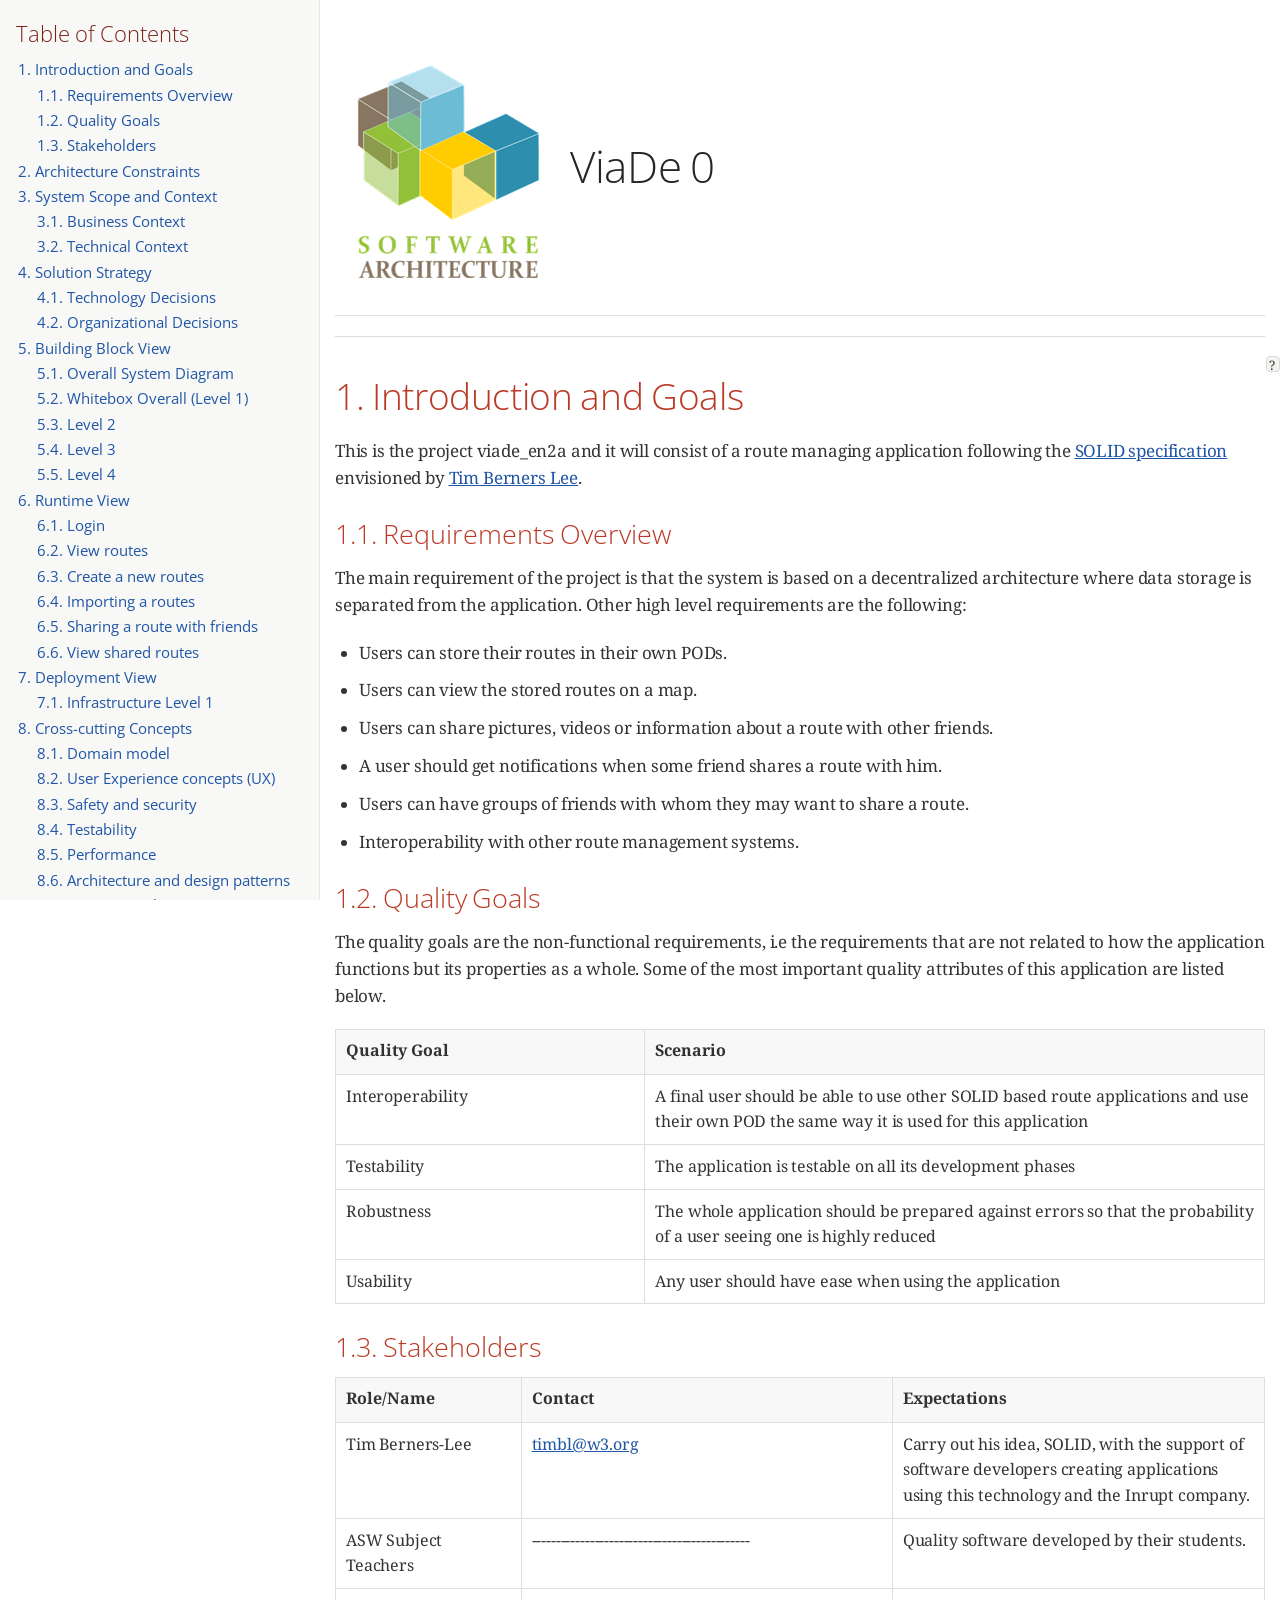
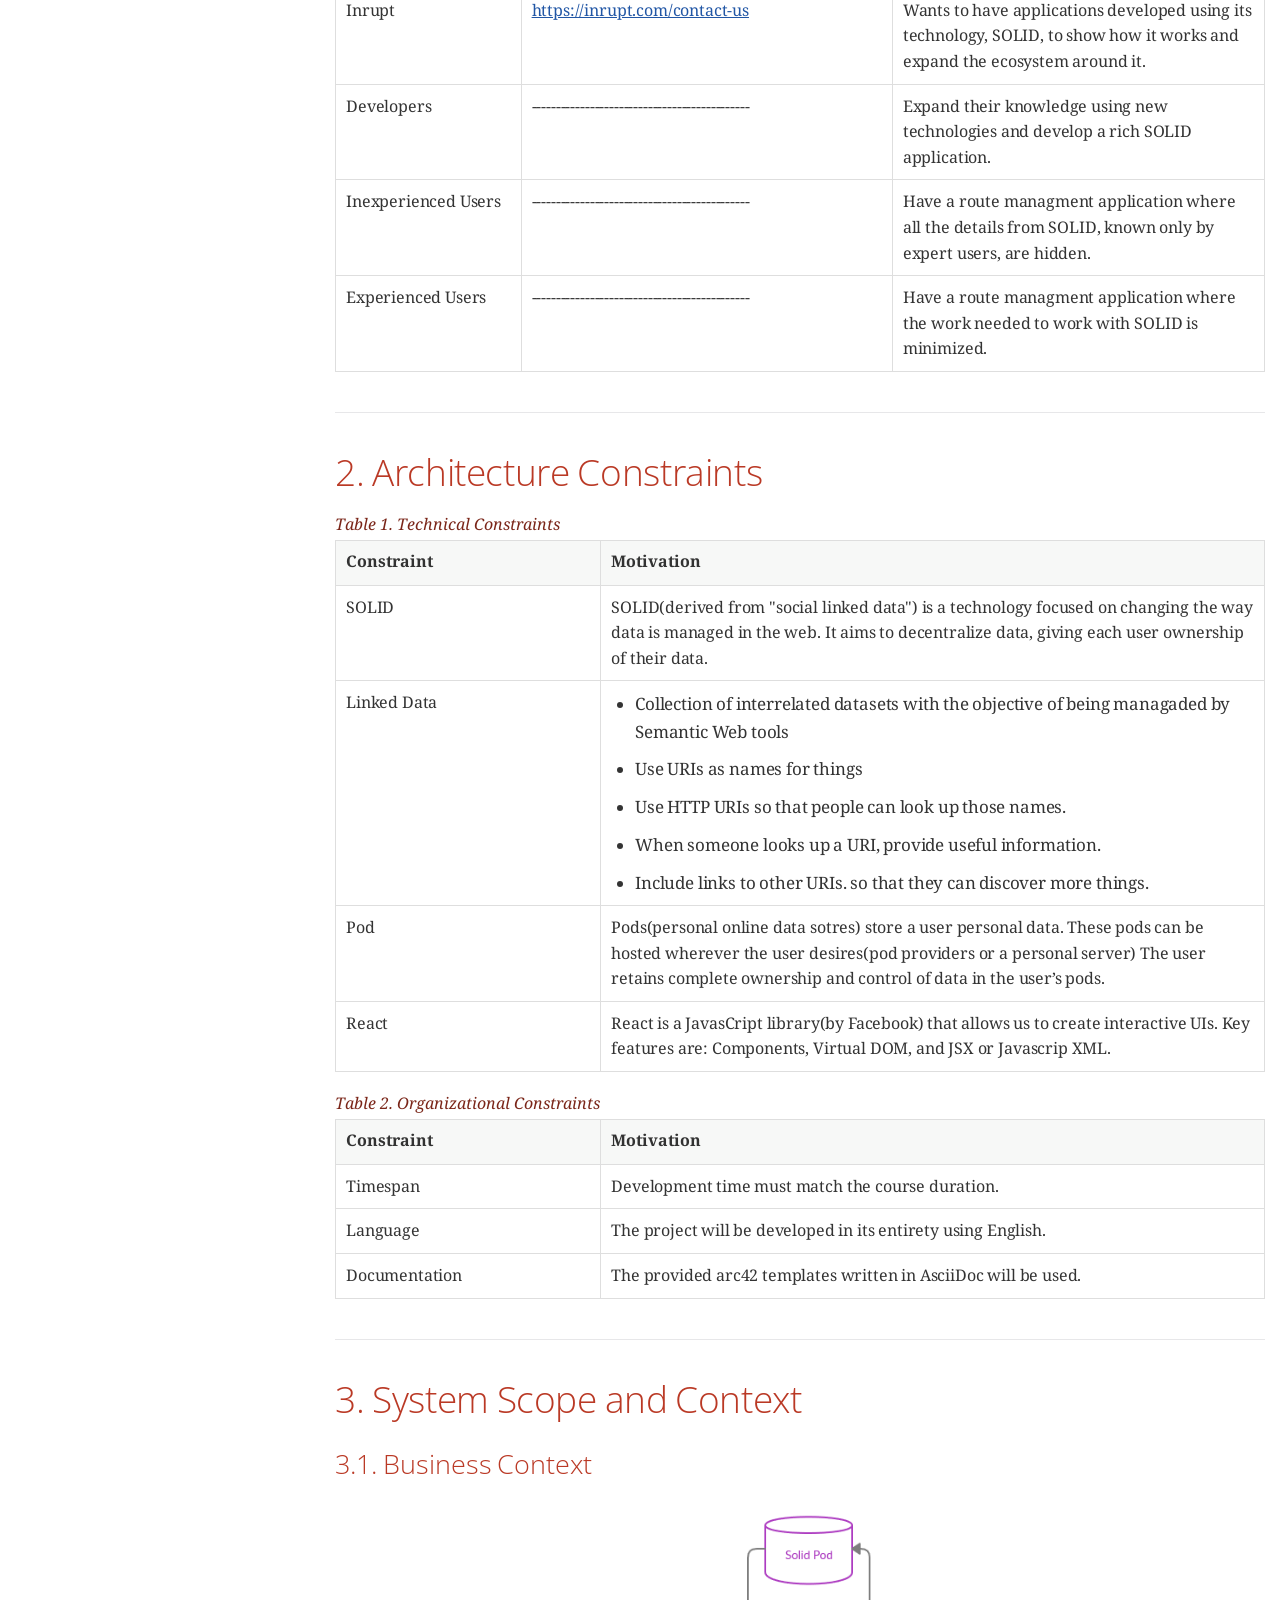
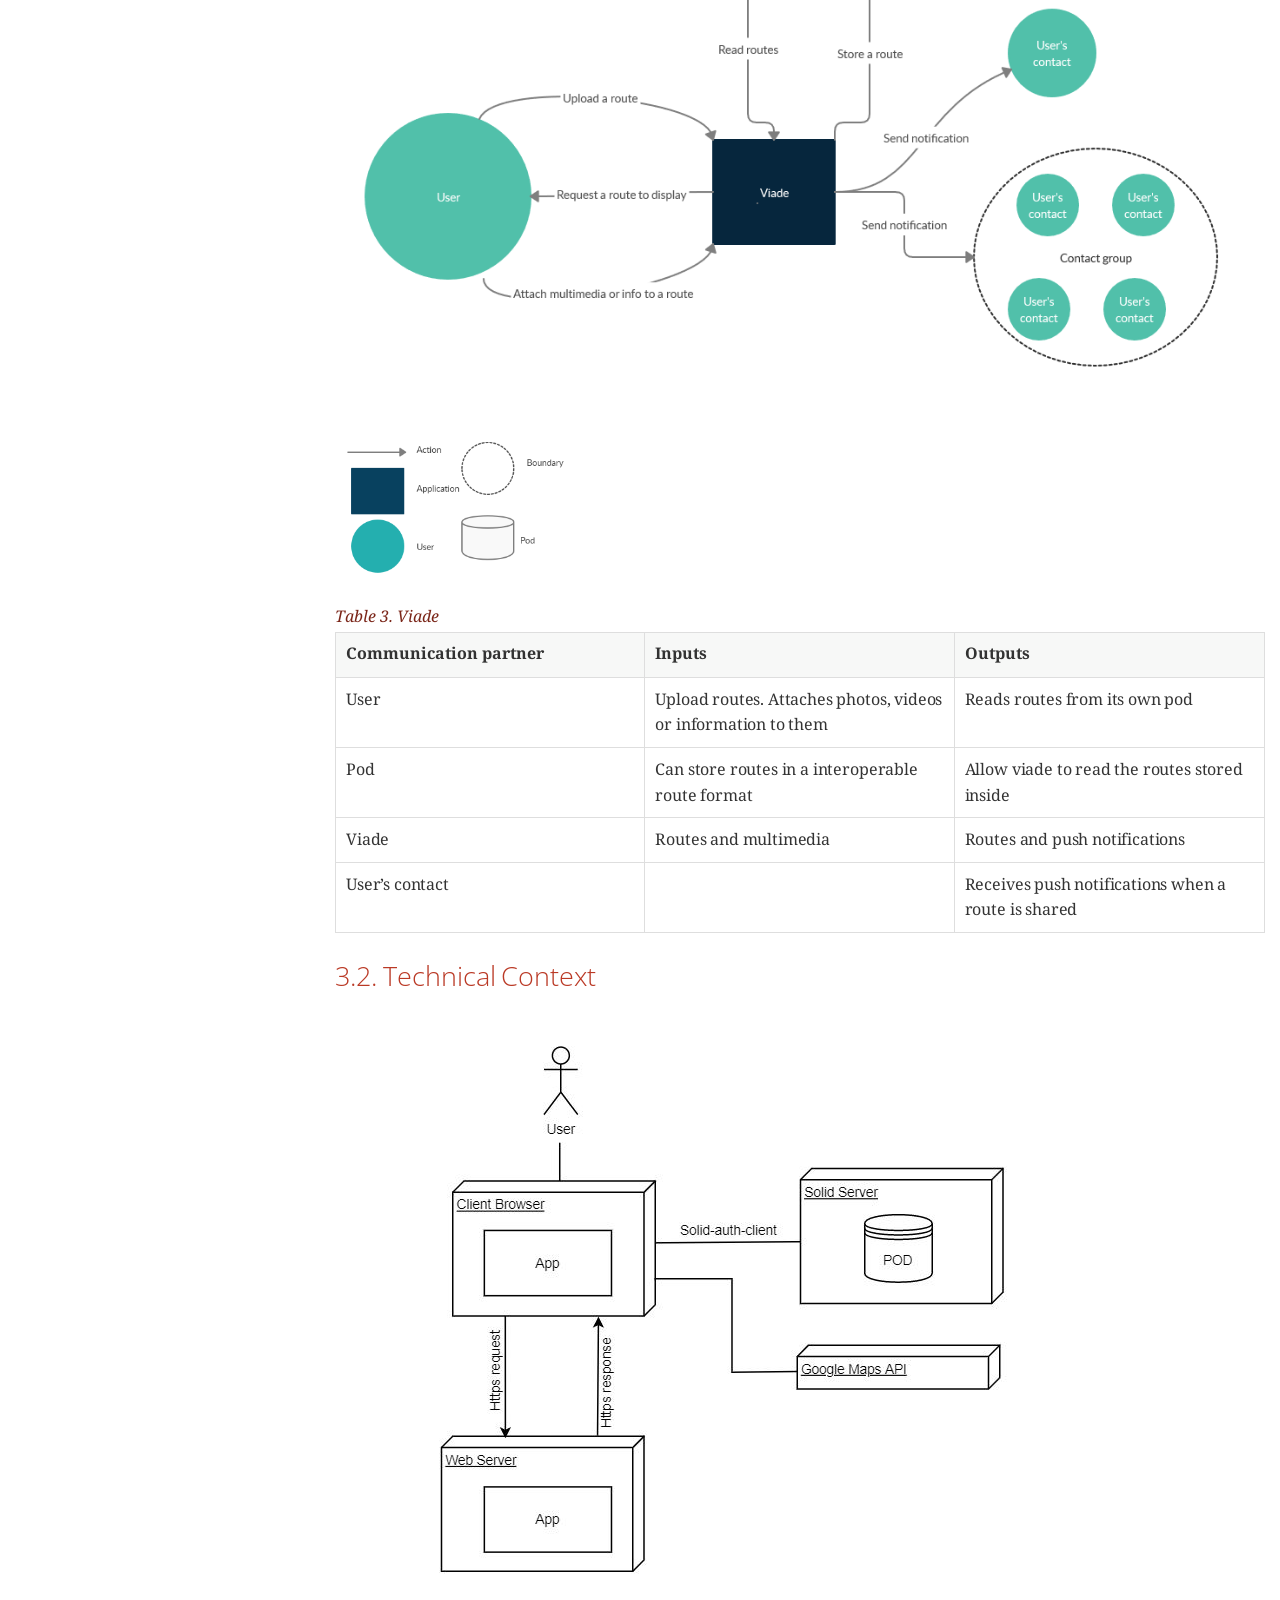
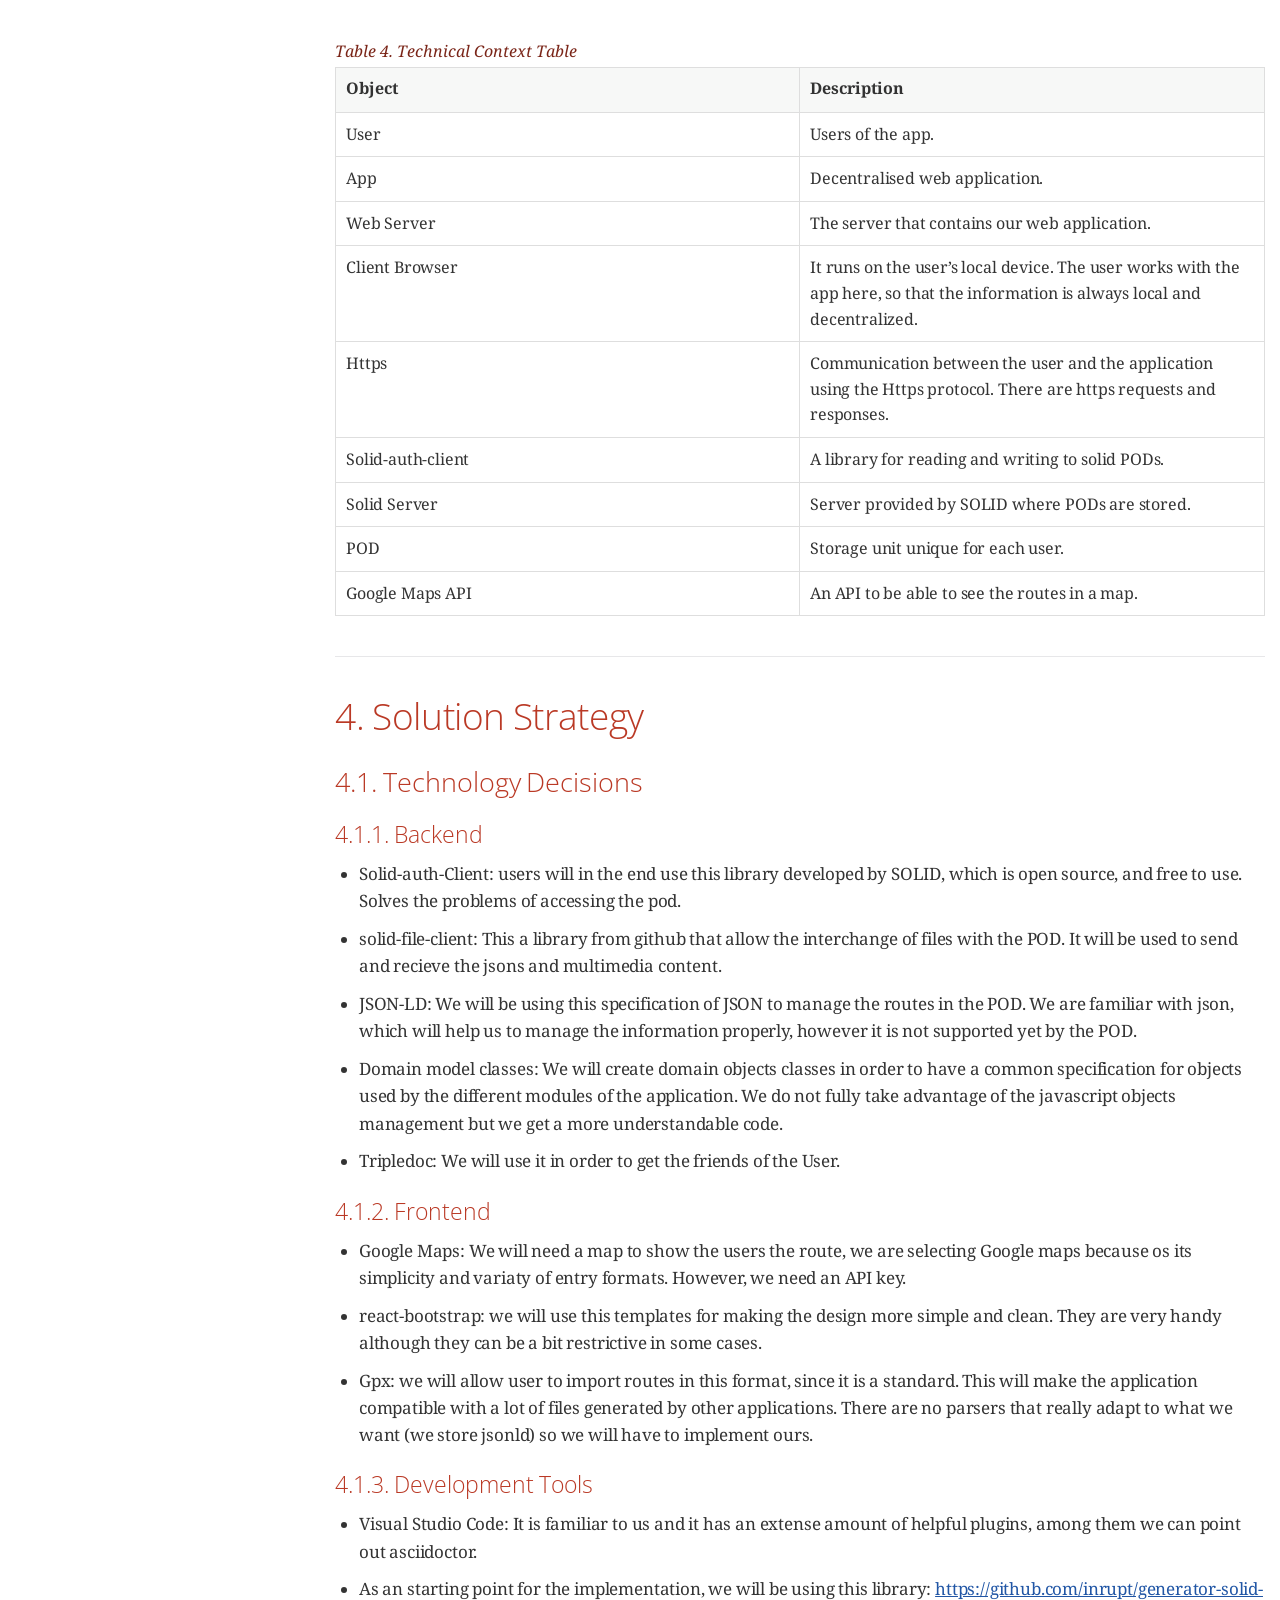
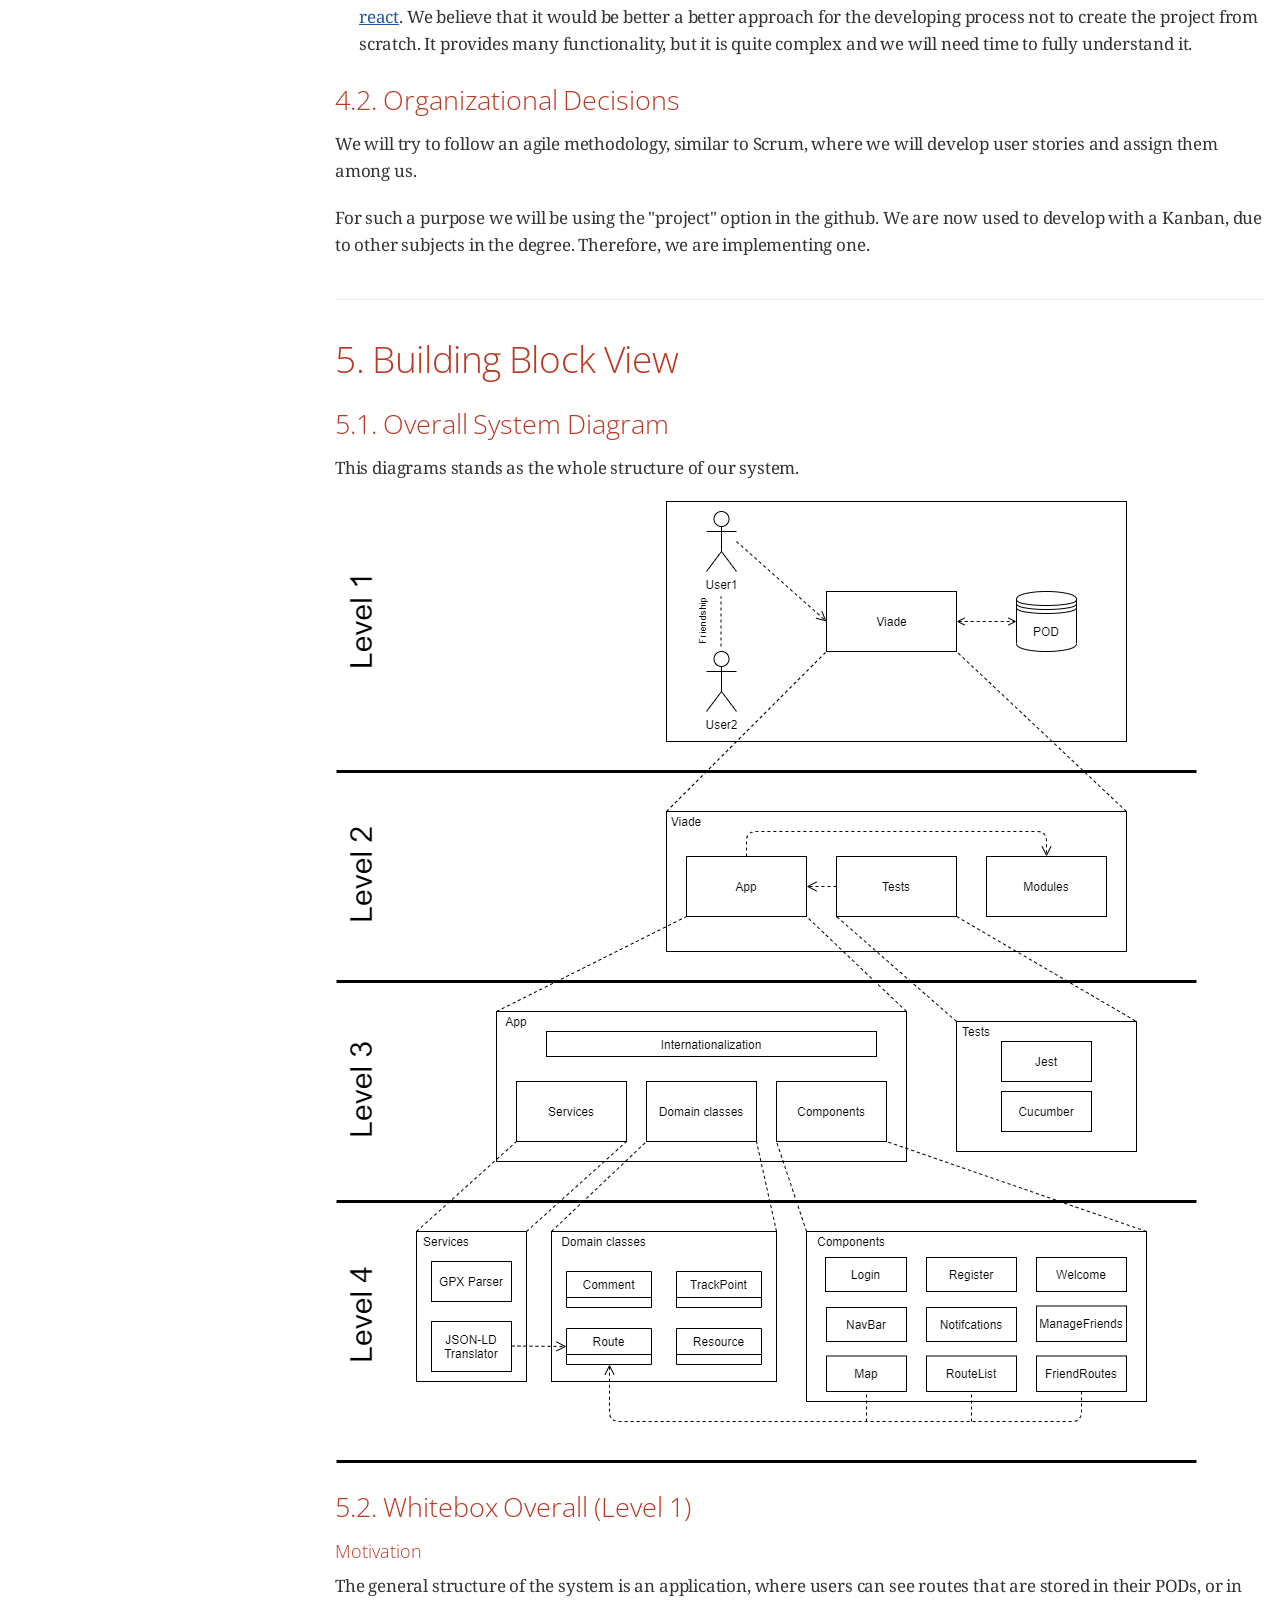
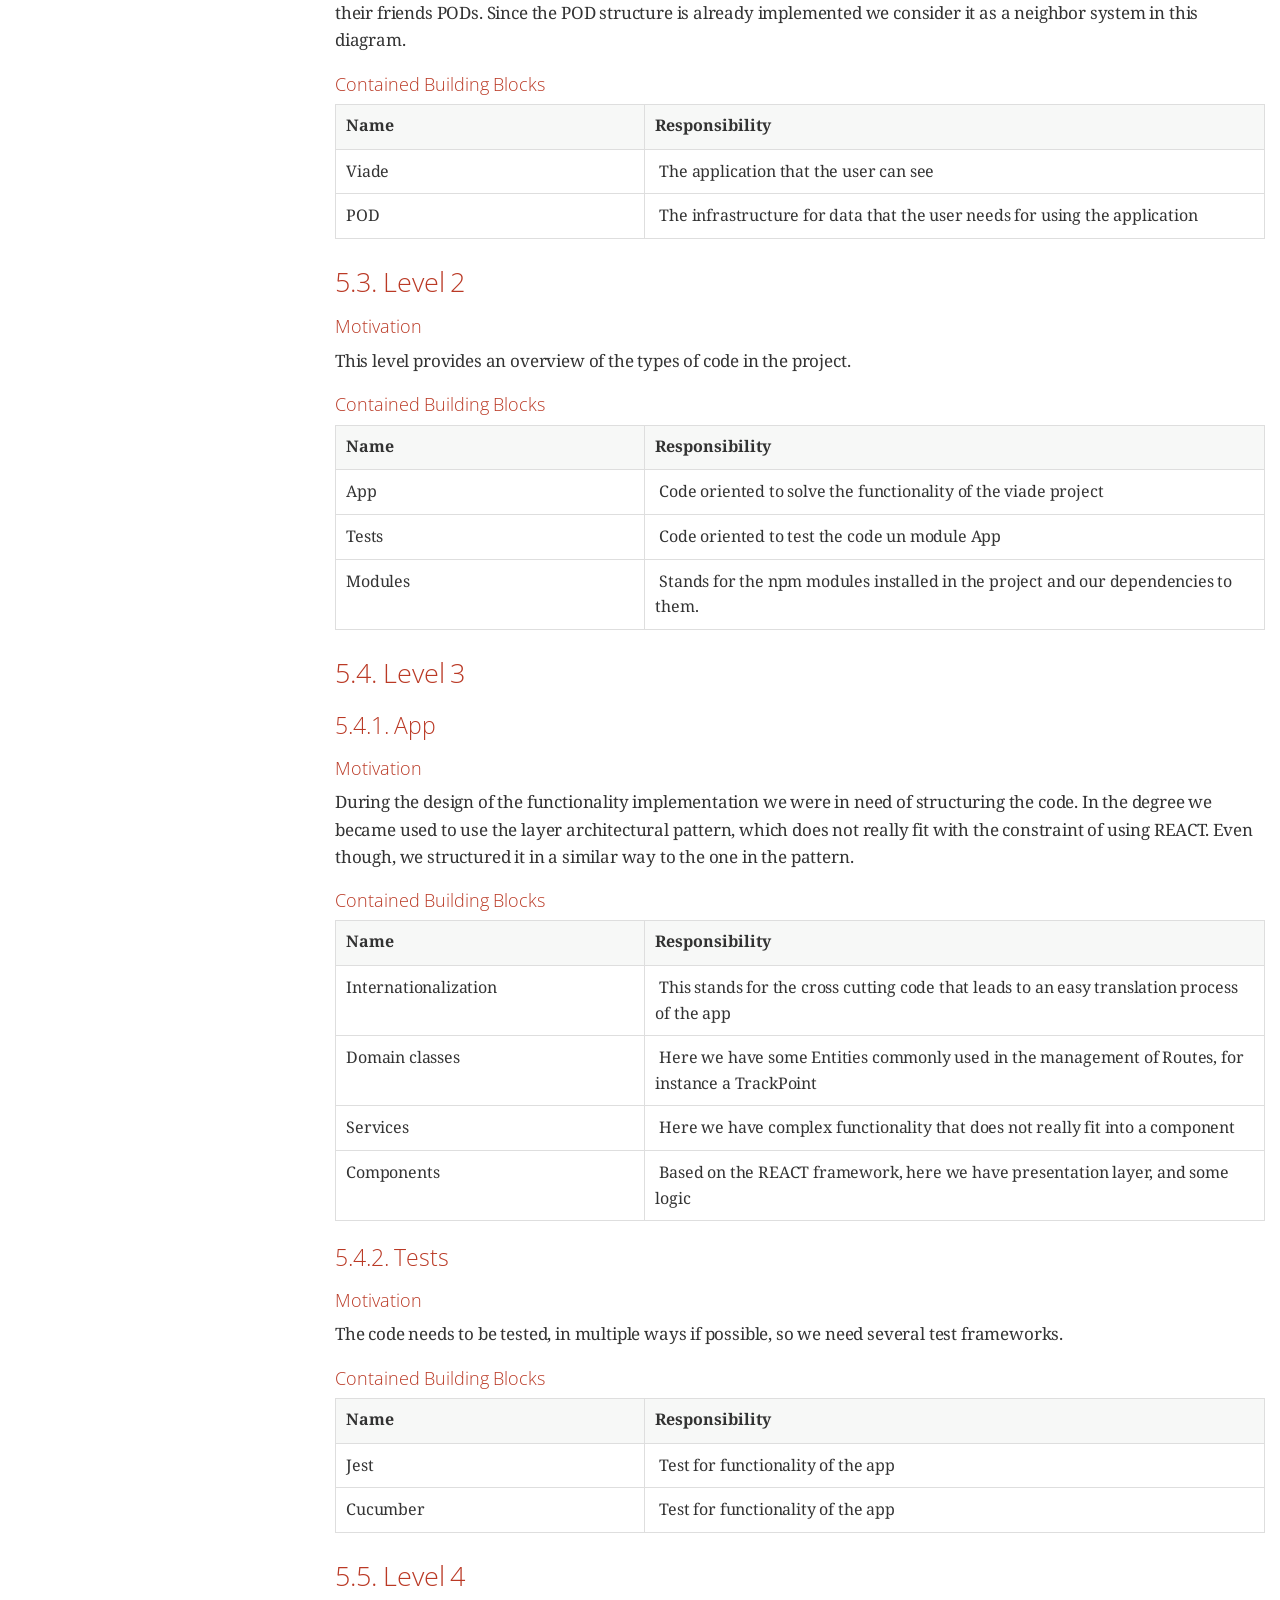
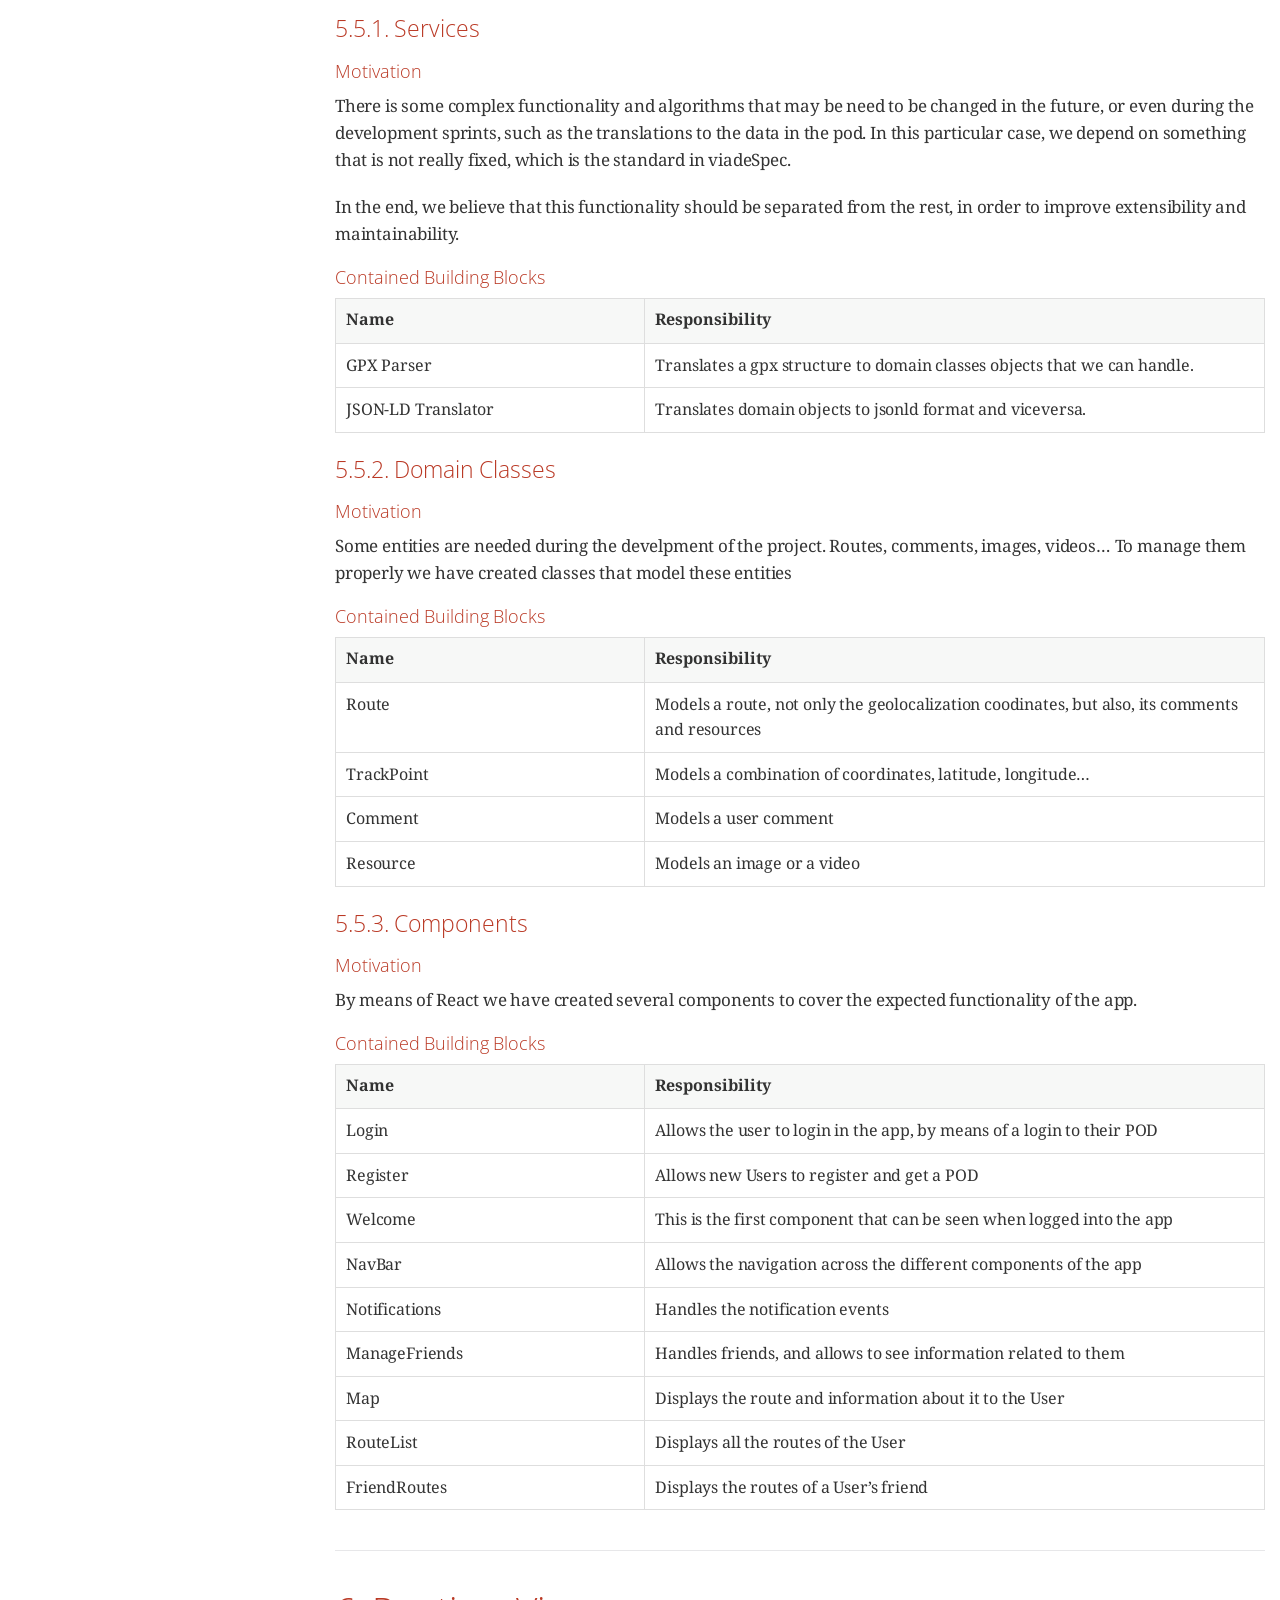
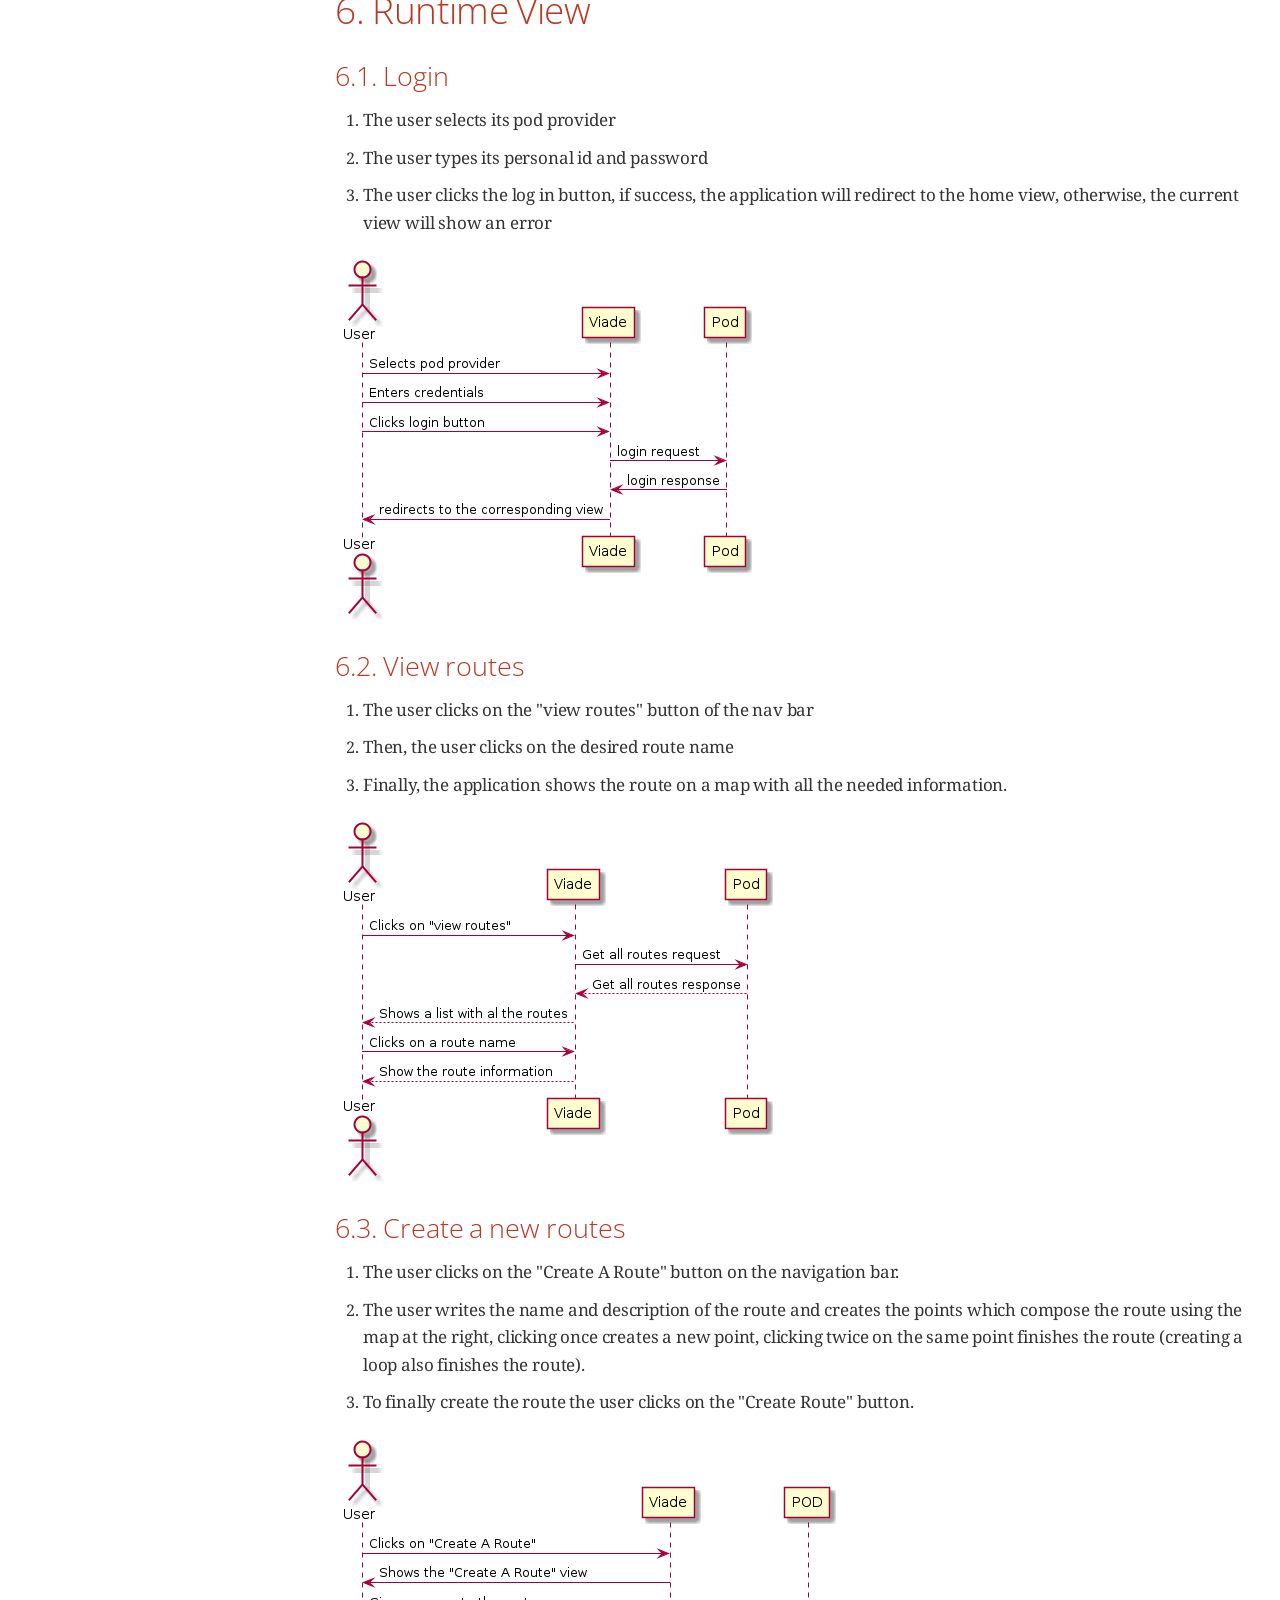
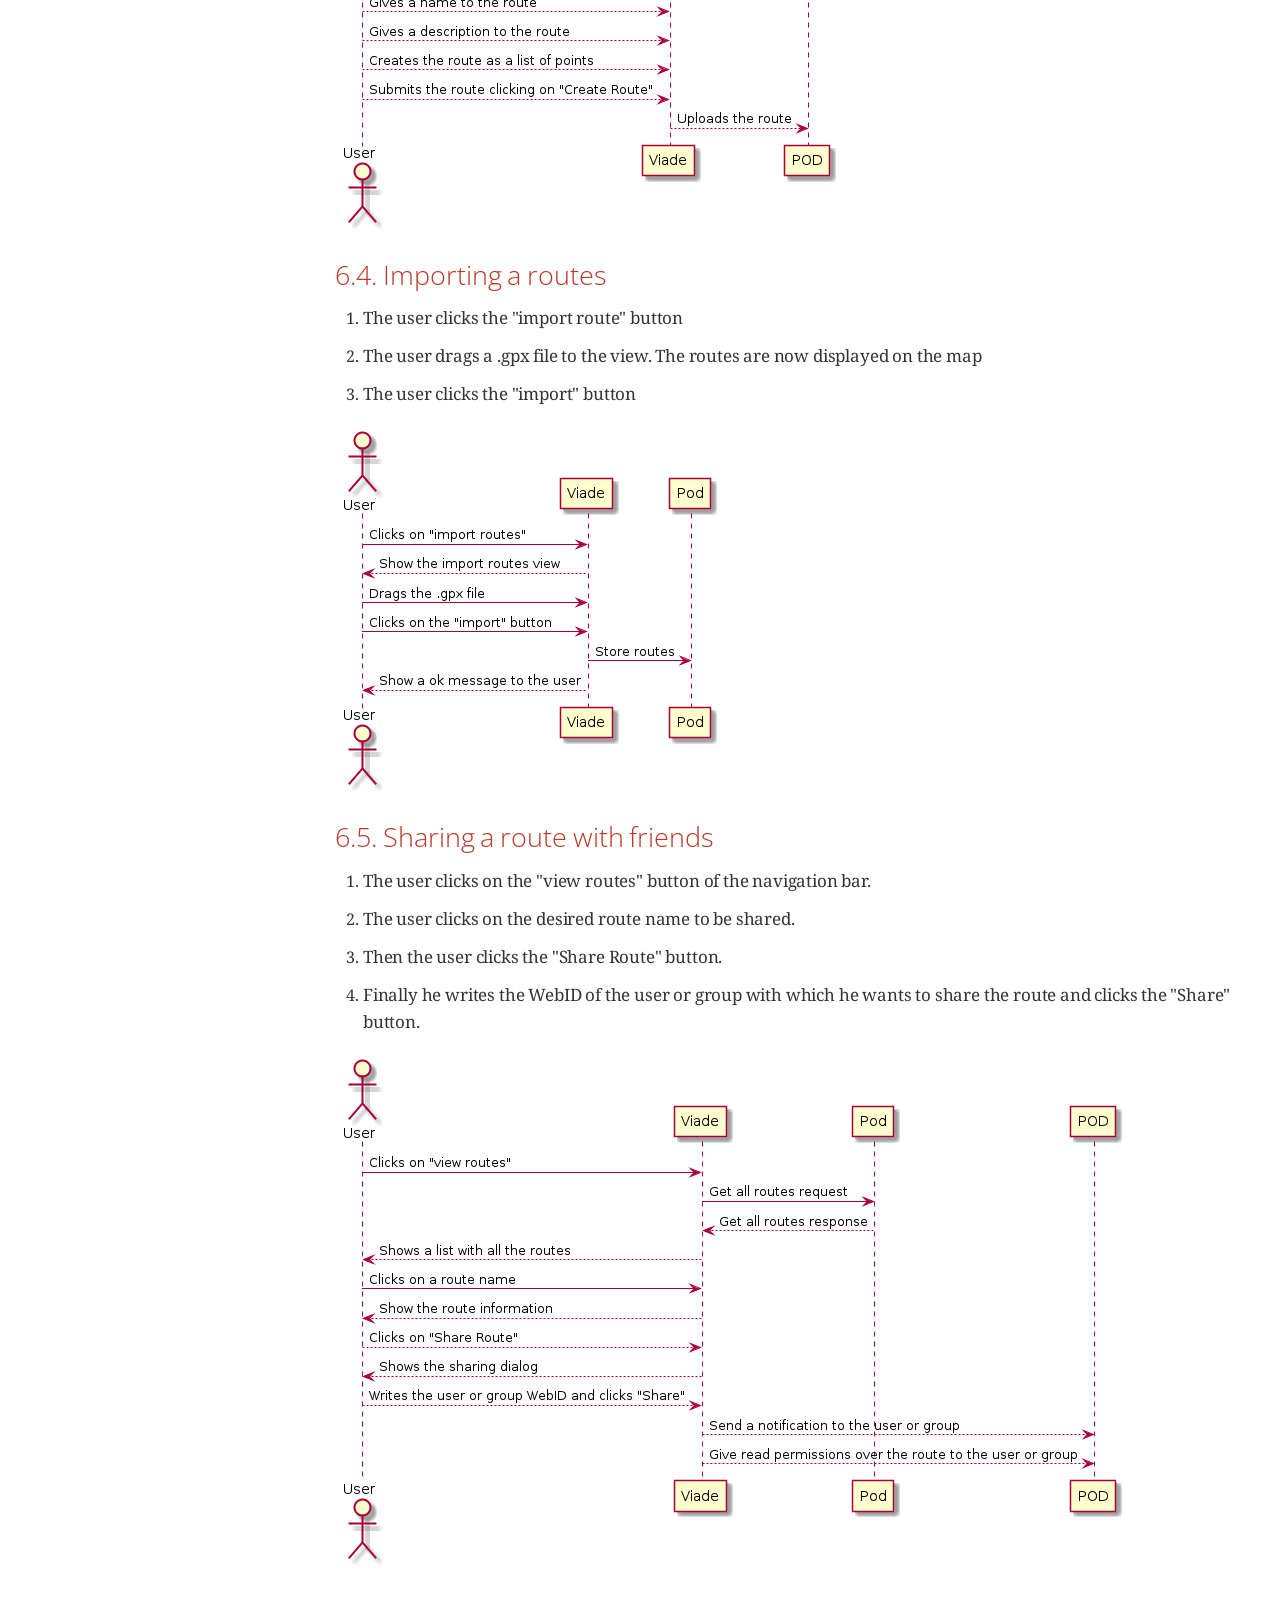
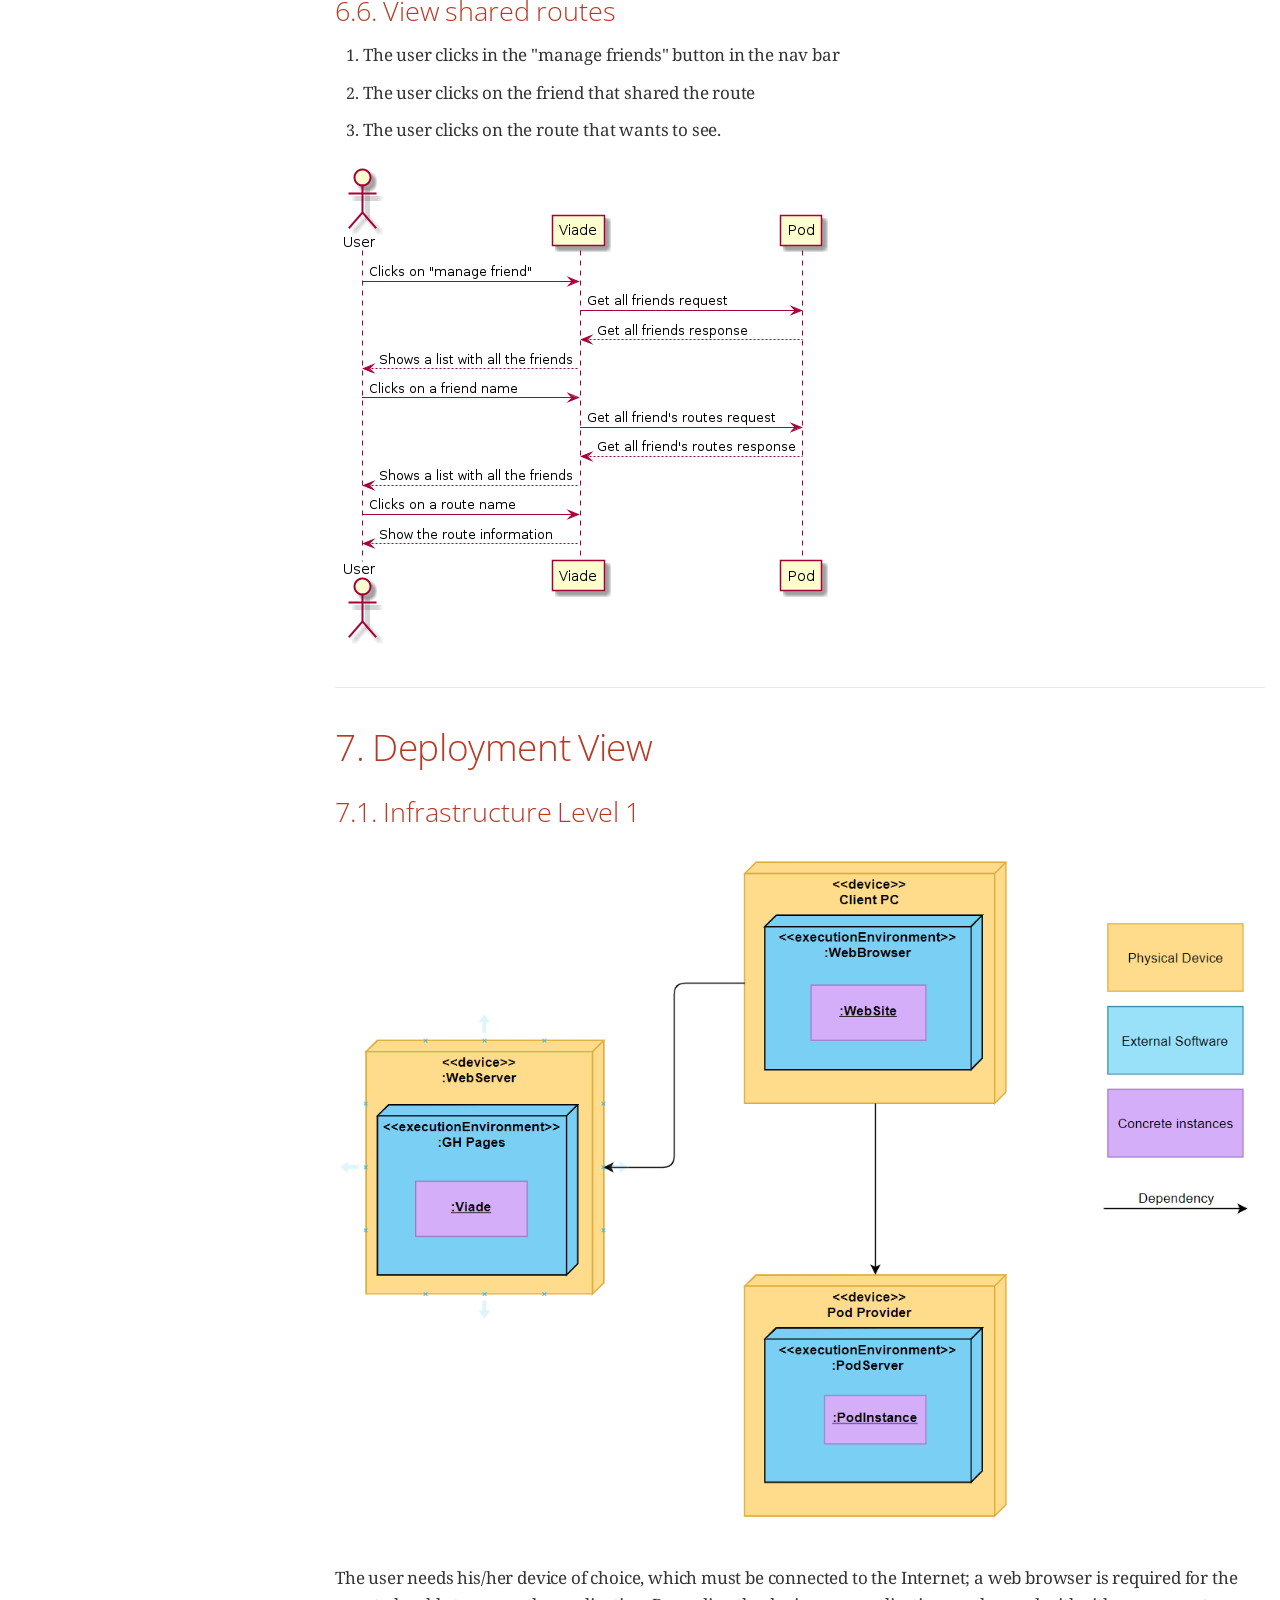
<file: docs/index.html>
<!DOCTYPE html>
<html lang="en">
<head>
<meta charset="UTF-8">
<meta http-equiv="X-UA-Compatible" content="IE=edge">
<meta name="viewport" content="width=device-width, initial-scale=1.0">
<meta name="generator" content="Asciidoctor 2.0.10">
<title>ViaDe 0</title>
<link rel="stylesheet" href="https://fonts.googleapis.com/css?family=Open+Sans:300,300italic,400,400italic,600,600italic%7CNoto+Serif:400,400italic,700,700italic%7CDroid+Sans+Mono:400,700">
<style>
/* Asciidoctor default stylesheet | MIT License | https://asciidoctor.org */
/* Uncomment @import statement to use as custom stylesheet */
/*@import "https://fonts.googleapis.com/css?family=Open+Sans:300,300italic,400,400italic,600,600italic%7CNoto+Serif:400,400italic,700,700italic%7CDroid+Sans+Mono:400,700";*/
article,aside,details,figcaption,figure,footer,header,hgroup,main,nav,section{display:block}
audio,video{display:inline-block}
audio:not([controls]){display:none;height:0}
html{font-family:sans-serif;-ms-text-size-adjust:100%;-webkit-text-size-adjust:100%}
a{background:none}
a:focus{outline:thin dotted}
a:active,a:hover{outline:0}
h1{font-size:2em;margin:.67em 0}
abbr[title]{border-bottom:1px dotted}
b,strong{font-weight:bold}
dfn{font-style:italic}
hr{-moz-box-sizing:content-box;box-sizing:content-box;height:0}
mark{background:#ff0;color:#000}
code,kbd,pre,samp{font-family:monospace;font-size:1em}
pre{white-space:pre-wrap}
q{quotes:"\201C" "\201D" "\2018" "\2019"}
small{font-size:80%}
sub,sup{font-size:75%;line-height:0;position:relative;vertical-align:baseline}
sup{top:-.5em}
sub{bottom:-.25em}
img{border:0}
svg:not(:root){overflow:hidden}
figure{margin:0}
fieldset{border:1px solid silver;margin:0 2px;padding:.35em .625em .75em}
legend{border:0;padding:0}
button,input,select,textarea{font-family:inherit;font-size:100%;margin:0}
button,input{line-height:normal}
button,select{text-transform:none}
button,html input[type="button"],input[type="reset"],input[type="submit"]{-webkit-appearance:button;cursor:pointer}
button[disabled],html input[disabled]{cursor:default}
input[type="checkbox"],input[type="radio"]{box-sizing:border-box;padding:0}
button::-moz-focus-inner,input::-moz-focus-inner{border:0;padding:0}
textarea{overflow:auto;vertical-align:top}
table{border-collapse:collapse;border-spacing:0}
*,*::before,*::after{-moz-box-sizing:border-box;-webkit-box-sizing:border-box;box-sizing:border-box}
html,body{font-size:100%}
body{background:#fff;color:rgba(0,0,0,.8);padding:0;margin:0;font-family:"Noto Serif","DejaVu Serif",serif;font-weight:400;font-style:normal;line-height:1;position:relative;cursor:auto;tab-size:4;-moz-osx-font-smoothing:grayscale;-webkit-font-smoothing:antialiased}
a:hover{cursor:pointer}
img,object,embed{max-width:100%;height:auto}
object,embed{height:100%}
img{-ms-interpolation-mode:bicubic}
.left{float:left!important}
.right{float:right!important}
.text-left{text-align:left!important}
.text-right{text-align:right!important}
.text-center{text-align:center!important}
.text-justify{text-align:justify!important}
.hide{display:none}
img,object,svg{display:inline-block;vertical-align:middle}
textarea{height:auto;min-height:50px}
select{width:100%}
.center{margin-left:auto;margin-right:auto}
.stretch{width:100%}
.subheader,.admonitionblock td.content>.title,.audioblock>.title,.exampleblock>.title,.imageblock>.title,.listingblock>.title,.literalblock>.title,.stemblock>.title,.openblock>.title,.paragraph>.title,.quoteblock>.title,table.tableblock>.title,.verseblock>.title,.videoblock>.title,.dlist>.title,.olist>.title,.ulist>.title,.qlist>.title,.hdlist>.title{line-height:1.45;color:#7a2518;font-weight:400;margin-top:0;margin-bottom:.25em}
div,dl,dt,dd,ul,ol,li,h1,h2,h3,#toctitle,.sidebarblock>.content>.title,h4,h5,h6,pre,form,p,blockquote,th,td{margin:0;padding:0;direction:ltr}
a{color:#2156a5;text-decoration:underline;line-height:inherit}
a:hover,a:focus{color:#1d4b8f}
a img{border:0}
p{font-family:inherit;font-weight:400;font-size:1em;line-height:1.6;margin-bottom:1.25em;text-rendering:optimizeLegibility}
p aside{font-size:.875em;line-height:1.35;font-style:italic}
h1,h2,h3,#toctitle,.sidebarblock>.content>.title,h4,h5,h6{font-family:"Open Sans","DejaVu Sans",sans-serif;font-weight:300;font-style:normal;color:#ba3925;text-rendering:optimizeLegibility;margin-top:1em;margin-bottom:.5em;line-height:1.0125em}
h1 small,h2 small,h3 small,#toctitle small,.sidebarblock>.content>.title small,h4 small,h5 small,h6 small{font-size:60%;color:#e99b8f;line-height:0}
h1{font-size:2.125em}
h2{font-size:1.6875em}
h3,#toctitle,.sidebarblock>.content>.title{font-size:1.375em}
h4,h5{font-size:1.125em}
h6{font-size:1em}
hr{border:solid #dddddf;border-width:1px 0 0;clear:both;margin:1.25em 0 1.1875em;height:0}
em,i{font-style:italic;line-height:inherit}
strong,b{font-weight:bold;line-height:inherit}
small{font-size:60%;line-height:inherit}
code{font-family:"Droid Sans Mono","DejaVu Sans Mono",monospace;font-weight:400;color:rgba(0,0,0,.9)}
ul,ol,dl{font-size:1em;line-height:1.6;margin-bottom:1.25em;list-style-position:outside;font-family:inherit}
ul,ol{margin-left:1.5em}
ul li ul,ul li ol{margin-left:1.25em;margin-bottom:0;font-size:1em}
ul.square li ul,ul.circle li ul,ul.disc li ul{list-style:inherit}
ul.square{list-style-type:square}
ul.circle{list-style-type:circle}
ul.disc{list-style-type:disc}
ol li ul,ol li ol{margin-left:1.25em;margin-bottom:0}
dl dt{margin-bottom:.3125em;font-weight:bold}
dl dd{margin-bottom:1.25em}
abbr,acronym{text-transform:uppercase;font-size:90%;color:rgba(0,0,0,.8);border-bottom:1px dotted #ddd;cursor:help}
abbr{text-transform:none}
blockquote{margin:0 0 1.25em;padding:.5625em 1.25em 0 1.1875em;border-left:1px solid #ddd}
blockquote cite{display:block;font-size:.9375em;color:rgba(0,0,0,.6)}
blockquote cite::before{content:"\2014 \0020"}
blockquote cite a,blockquote cite a:visited{color:rgba(0,0,0,.6)}
blockquote,blockquote p{line-height:1.6;color:rgba(0,0,0,.85)}
@media screen and (min-width:768px){h1,h2,h3,#toctitle,.sidebarblock>.content>.title,h4,h5,h6{line-height:1.2}
h1{font-size:2.75em}
h2{font-size:2.3125em}
h3,#toctitle,.sidebarblock>.content>.title{font-size:1.6875em}
h4{font-size:1.4375em}}
table{background:#fff;margin-bottom:1.25em;border:solid 1px #dedede}
table thead,table tfoot{background:#f7f8f7}
table thead tr th,table thead tr td,table tfoot tr th,table tfoot tr td{padding:.5em .625em .625em;font-size:inherit;color:rgba(0,0,0,.8);text-align:left}
table tr th,table tr td{padding:.5625em .625em;font-size:inherit;color:rgba(0,0,0,.8)}
table tr.even,table tr.alt{background:#f8f8f7}
table thead tr th,table tfoot tr th,table tbody tr td,table tr td,table tfoot tr td{display:table-cell;line-height:1.6}
h1,h2,h3,#toctitle,.sidebarblock>.content>.title,h4,h5,h6{line-height:1.2;word-spacing:-.05em}
h1 strong,h2 strong,h3 strong,#toctitle strong,.sidebarblock>.content>.title strong,h4 strong,h5 strong,h6 strong{font-weight:400}
.clearfix::before,.clearfix::after,.float-group::before,.float-group::after{content:" ";display:table}
.clearfix::after,.float-group::after{clear:both}
:not(pre):not([class^=L])>code{font-size:.9375em;font-style:normal!important;letter-spacing:0;padding:.1em .5ex;word-spacing:-.15em;background:#f7f7f8;-webkit-border-radius:4px;border-radius:4px;line-height:1.45;text-rendering:optimizeSpeed;word-wrap:break-word}
:not(pre)>code.nobreak{word-wrap:normal}
:not(pre)>code.nowrap{white-space:nowrap}
pre{color:rgba(0,0,0,.9);font-family:"Droid Sans Mono","DejaVu Sans Mono",monospace;line-height:1.45;text-rendering:optimizeSpeed}
pre code,pre pre{color:inherit;font-size:inherit;line-height:inherit}
pre>code{display:block}
pre.nowrap,pre.nowrap pre{white-space:pre;word-wrap:normal}
em em{font-style:normal}
strong strong{font-weight:400}
.keyseq{color:rgba(51,51,51,.8)}
kbd{font-family:"Droid Sans Mono","DejaVu Sans Mono",monospace;display:inline-block;color:rgba(0,0,0,.8);font-size:.65em;line-height:1.45;background:#f7f7f7;border:1px solid #ccc;-webkit-border-radius:3px;border-radius:3px;-webkit-box-shadow:0 1px 0 rgba(0,0,0,.2),0 0 0 .1em white inset;box-shadow:0 1px 0 rgba(0,0,0,.2),0 0 0 .1em #fff inset;margin:0 .15em;padding:.2em .5em;vertical-align:middle;position:relative;top:-.1em;white-space:nowrap}
.keyseq kbd:first-child{margin-left:0}
.keyseq kbd:last-child{margin-right:0}
.menuseq,.menuref{color:#000}
.menuseq b:not(.caret),.menuref{font-weight:inherit}
.menuseq{word-spacing:-.02em}
.menuseq b.caret{font-size:1.25em;line-height:.8}
.menuseq i.caret{font-weight:bold;text-align:center;width:.45em}
b.button::before,b.button::after{position:relative;top:-1px;font-weight:400}
b.button::before{content:"[";padding:0 3px 0 2px}
b.button::after{content:"]";padding:0 2px 0 3px}
p a>code:hover{color:rgba(0,0,0,.9)}
#header,#content,#footnotes,#footer{width:100%;margin-left:auto;margin-right:auto;margin-top:0;margin-bottom:0;max-width:62.5em;*zoom:1;position:relative;padding-left:.9375em;padding-right:.9375em}
#header::before,#header::after,#content::before,#content::after,#footnotes::before,#footnotes::after,#footer::before,#footer::after{content:" ";display:table}
#header::after,#content::after,#footnotes::after,#footer::after{clear:both}
#content{margin-top:1.25em}
#content::before{content:none}
#header>h1:first-child{color:rgba(0,0,0,.85);margin-top:2.25rem;margin-bottom:0}
#header>h1:first-child+#toc{margin-top:8px;border-top:1px solid #dddddf}
#header>h1:only-child,body.toc2 #header>h1:nth-last-child(2){border-bottom:1px solid #dddddf;padding-bottom:8px}
#header .details{border-bottom:1px solid #dddddf;line-height:1.45;padding-top:.25em;padding-bottom:.25em;padding-left:.25em;color:rgba(0,0,0,.6);display:-ms-flexbox;display:-webkit-flex;display:flex;-ms-flex-flow:row wrap;-webkit-flex-flow:row wrap;flex-flow:row wrap}
#header .details span:first-child{margin-left:-.125em}
#header .details span.email a{color:rgba(0,0,0,.85)}
#header .details br{display:none}
#header .details br+span::before{content:"\00a0\2013\00a0"}
#header .details br+span.author::before{content:"\00a0\22c5\00a0";color:rgba(0,0,0,.85)}
#header .details br+span#revremark::before{content:"\00a0|\00a0"}
#header #revnumber{text-transform:capitalize}
#header #revnumber::after{content:"\00a0"}
#content>h1:first-child:not([class]){color:rgba(0,0,0,.85);border-bottom:1px solid #dddddf;padding-bottom:8px;margin-top:0;padding-top:1rem;margin-bottom:1.25rem}
#toc{border-bottom:1px solid #e7e7e9;padding-bottom:.5em}
#toc>ul{margin-left:.125em}
#toc ul.sectlevel0>li>a{font-style:italic}
#toc ul.sectlevel0 ul.sectlevel1{margin:.5em 0}
#toc ul{font-family:"Open Sans","DejaVu Sans",sans-serif;list-style-type:none}
#toc li{line-height:1.3334;margin-top:.3334em}
#toc a{text-decoration:none}
#toc a:active{text-decoration:underline}
#toctitle{color:#7a2518;font-size:1.2em}
@media screen and (min-width:768px){#toctitle{font-size:1.375em}
body.toc2{padding-left:15em;padding-right:0}
#toc.toc2{margin-top:0!important;background:#f8f8f7;position:fixed;width:15em;left:0;top:0;border-right:1px solid #e7e7e9;border-top-width:0!important;border-bottom-width:0!important;z-index:1000;padding:1.25em 1em;height:100%;overflow:auto}
#toc.toc2 #toctitle{margin-top:0;margin-bottom:.8rem;font-size:1.2em}
#toc.toc2>ul{font-size:.9em;margin-bottom:0}
#toc.toc2 ul ul{margin-left:0;padding-left:1em}
#toc.toc2 ul.sectlevel0 ul.sectlevel1{padding-left:0;margin-top:.5em;margin-bottom:.5em}
body.toc2.toc-right{padding-left:0;padding-right:15em}
body.toc2.toc-right #toc.toc2{border-right-width:0;border-left:1px solid #e7e7e9;left:auto;right:0}}
@media screen and (min-width:1280px){body.toc2{padding-left:20em;padding-right:0}
#toc.toc2{width:20em}
#toc.toc2 #toctitle{font-size:1.375em}
#toc.toc2>ul{font-size:.95em}
#toc.toc2 ul ul{padding-left:1.25em}
body.toc2.toc-right{padding-left:0;padding-right:20em}}
#content #toc{border-style:solid;border-width:1px;border-color:#e0e0dc;margin-bottom:1.25em;padding:1.25em;background:#f8f8f7;-webkit-border-radius:4px;border-radius:4px}
#content #toc>:first-child{margin-top:0}
#content #toc>:last-child{margin-bottom:0}
#footer{max-width:100%;background:rgba(0,0,0,.8);padding:1.25em}
#footer-text{color:rgba(255,255,255,.8);line-height:1.44}
#content{margin-bottom:.625em}
.sect1{padding-bottom:.625em}
@media screen and (min-width:768px){#content{margin-bottom:1.25em}
.sect1{padding-bottom:1.25em}}
.sect1:last-child{padding-bottom:0}
.sect1+.sect1{border-top:1px solid #e7e7e9}
#content h1>a.anchor,h2>a.anchor,h3>a.anchor,#toctitle>a.anchor,.sidebarblock>.content>.title>a.anchor,h4>a.anchor,h5>a.anchor,h6>a.anchor{position:absolute;z-index:1001;width:1.5ex;margin-left:-1.5ex;display:block;text-decoration:none!important;visibility:hidden;text-align:center;font-weight:400}
#content h1>a.anchor::before,h2>a.anchor::before,h3>a.anchor::before,#toctitle>a.anchor::before,.sidebarblock>.content>.title>a.anchor::before,h4>a.anchor::before,h5>a.anchor::before,h6>a.anchor::before{content:"\00A7";font-size:.85em;display:block;padding-top:.1em}
#content h1:hover>a.anchor,#content h1>a.anchor:hover,h2:hover>a.anchor,h2>a.anchor:hover,h3:hover>a.anchor,#toctitle:hover>a.anchor,.sidebarblock>.content>.title:hover>a.anchor,h3>a.anchor:hover,#toctitle>a.anchor:hover,.sidebarblock>.content>.title>a.anchor:hover,h4:hover>a.anchor,h4>a.anchor:hover,h5:hover>a.anchor,h5>a.anchor:hover,h6:hover>a.anchor,h6>a.anchor:hover{visibility:visible}
#content h1>a.link,h2>a.link,h3>a.link,#toctitle>a.link,.sidebarblock>.content>.title>a.link,h4>a.link,h5>a.link,h6>a.link{color:#ba3925;text-decoration:none}
#content h1>a.link:hover,h2>a.link:hover,h3>a.link:hover,#toctitle>a.link:hover,.sidebarblock>.content>.title>a.link:hover,h4>a.link:hover,h5>a.link:hover,h6>a.link:hover{color:#a53221}
details,.audioblock,.imageblock,.literalblock,.listingblock,.stemblock,.videoblock{margin-bottom:1.25em}
details>summary:first-of-type{cursor:pointer;display:list-item;outline:none;margin-bottom:.75em}
.admonitionblock td.content>.title,.audioblock>.title,.exampleblock>.title,.imageblock>.title,.listingblock>.title,.literalblock>.title,.stemblock>.title,.openblock>.title,.paragraph>.title,.quoteblock>.title,table.tableblock>.title,.verseblock>.title,.videoblock>.title,.dlist>.title,.olist>.title,.ulist>.title,.qlist>.title,.hdlist>.title{text-rendering:optimizeLegibility;text-align:left;font-family:"Noto Serif","DejaVu Serif",serif;font-size:1rem;font-style:italic}
table.tableblock.fit-content>caption.title{white-space:nowrap;width:0}
.paragraph.lead>p,#preamble>.sectionbody>[class="paragraph"]:first-of-type p{font-size:1.21875em;line-height:1.6;color:rgba(0,0,0,.85)}
table.tableblock #preamble>.sectionbody>[class="paragraph"]:first-of-type p{font-size:inherit}
.admonitionblock>table{border-collapse:separate;border:0;background:none;width:100%}
.admonitionblock>table td.icon{text-align:center;width:80px}
.admonitionblock>table td.icon img{max-width:none}
.admonitionblock>table td.icon .title{font-weight:bold;font-family:"Open Sans","DejaVu Sans",sans-serif;text-transform:uppercase}
.admonitionblock>table td.content{padding-left:1.125em;padding-right:1.25em;border-left:1px solid #dddddf;color:rgba(0,0,0,.6)}
.admonitionblock>table td.content>:last-child>:last-child{margin-bottom:0}
.exampleblock>.content{border-style:solid;border-width:1px;border-color:#e6e6e6;margin-bottom:1.25em;padding:1.25em;background:#fff;-webkit-border-radius:4px;border-radius:4px}
.exampleblock>.content>:first-child{margin-top:0}
.exampleblock>.content>:last-child{margin-bottom:0}
.sidebarblock{border-style:solid;border-width:1px;border-color:#dbdbd6;margin-bottom:1.25em;padding:1.25em;background:#f3f3f2;-webkit-border-radius:4px;border-radius:4px}
.sidebarblock>:first-child{margin-top:0}
.sidebarblock>:last-child{margin-bottom:0}
.sidebarblock>.content>.title{color:#7a2518;margin-top:0;text-align:center}
.exampleblock>.content>:last-child>:last-child,.exampleblock>.content .olist>ol>li:last-child>:last-child,.exampleblock>.content .ulist>ul>li:last-child>:last-child,.exampleblock>.content .qlist>ol>li:last-child>:last-child,.sidebarblock>.content>:last-child>:last-child,.sidebarblock>.content .olist>ol>li:last-child>:last-child,.sidebarblock>.content .ulist>ul>li:last-child>:last-child,.sidebarblock>.content .qlist>ol>li:last-child>:last-child{margin-bottom:0}
.literalblock pre,.listingblock>.content>pre{-webkit-border-radius:4px;border-radius:4px;word-wrap:break-word;overflow-x:auto;padding:1em;font-size:.8125em}
@media screen and (min-width:768px){.literalblock pre,.listingblock>.content>pre{font-size:.90625em}}
@media screen and (min-width:1280px){.literalblock pre,.listingblock>.content>pre{font-size:1em}}
.literalblock pre,.listingblock>.content>pre:not(.highlight),.listingblock>.content>pre[class="highlight"],.listingblock>.content>pre[class^="highlight "]{background:#f7f7f8}
.literalblock.output pre{color:#f7f7f8;background:rgba(0,0,0,.9)}
.listingblock>.content{position:relative}
.listingblock code[data-lang]::before{display:none;content:attr(data-lang);position:absolute;font-size:.75em;top:.425rem;right:.5rem;line-height:1;text-transform:uppercase;color:inherit;opacity:.5}
.listingblock:hover code[data-lang]::before{display:block}
.listingblock.terminal pre .command::before{content:attr(data-prompt);padding-right:.5em;color:inherit;opacity:.5}
.listingblock.terminal pre .command:not([data-prompt])::before{content:"$"}
.listingblock pre.highlightjs{padding:0}
.listingblock pre.highlightjs>code{padding:1em;-webkit-border-radius:4px;border-radius:4px}
.listingblock pre.prettyprint{border-width:0}
.prettyprint{background:#f7f7f8}
pre.prettyprint .linenums{line-height:1.45;margin-left:2em}
pre.prettyprint li{background:none;list-style-type:inherit;padding-left:0}
pre.prettyprint li code[data-lang]::before{opacity:1}
pre.prettyprint li:not(:first-child) code[data-lang]::before{display:none}
table.linenotable{border-collapse:separate;border:0;margin-bottom:0;background:none}
table.linenotable td[class]{color:inherit;vertical-align:top;padding:0;line-height:inherit;white-space:normal}
table.linenotable td.code{padding-left:.75em}
table.linenotable td.linenos{border-right:1px solid currentColor;opacity:.35;padding-right:.5em}
pre.pygments .lineno{border-right:1px solid currentColor;opacity:.35;display:inline-block;margin-right:.75em}
pre.pygments .lineno::before{content:"";margin-right:-.125em}
.quoteblock{margin:0 1em 1.25em 1.5em;display:table}
.quoteblock:not(.excerpt)>.title{margin-left:-1.5em;margin-bottom:.75em}
.quoteblock blockquote,.quoteblock p{color:rgba(0,0,0,.85);font-size:1.15rem;line-height:1.75;word-spacing:.1em;letter-spacing:0;font-style:italic;text-align:justify}
.quoteblock blockquote{margin:0;padding:0;border:0}
.quoteblock blockquote::before{content:"\201c";float:left;font-size:2.75em;font-weight:bold;line-height:.6em;margin-left:-.6em;color:#7a2518;text-shadow:0 1px 2px rgba(0,0,0,.1)}
.quoteblock blockquote>.paragraph:last-child p{margin-bottom:0}
.quoteblock .attribution{margin-top:.75em;margin-right:.5ex;text-align:right}
.verseblock{margin:0 1em 1.25em}
.verseblock pre{font-family:"Open Sans","DejaVu Sans",sans;font-size:1.15rem;color:rgba(0,0,0,.85);font-weight:300;text-rendering:optimizeLegibility}
.verseblock pre strong{font-weight:400}
.verseblock .attribution{margin-top:1.25rem;margin-left:.5ex}
.quoteblock .attribution,.verseblock .attribution{font-size:.9375em;line-height:1.45;font-style:italic}
.quoteblock .attribution br,.verseblock .attribution br{display:none}
.quoteblock .attribution cite,.verseblock .attribution cite{display:block;letter-spacing:-.025em;color:rgba(0,0,0,.6)}
.quoteblock.abstract blockquote::before,.quoteblock.excerpt blockquote::before,.quoteblock .quoteblock blockquote::before{display:none}
.quoteblock.abstract blockquote,.quoteblock.abstract p,.quoteblock.excerpt blockquote,.quoteblock.excerpt p,.quoteblock .quoteblock blockquote,.quoteblock .quoteblock p{line-height:1.6;word-spacing:0}
.quoteblock.abstract{margin:0 1em 1.25em;display:block}
.quoteblock.abstract>.title{margin:0 0 .375em;font-size:1.15em;text-align:center}
.quoteblock.excerpt>blockquote,.quoteblock .quoteblock{padding:0 0 .25em 1em;border-left:.25em solid #dddddf}
.quoteblock.excerpt,.quoteblock .quoteblock{margin-left:0}
.quoteblock.excerpt blockquote,.quoteblock.excerpt p,.quoteblock .quoteblock blockquote,.quoteblock .quoteblock p{color:inherit;font-size:1.0625rem}
.quoteblock.excerpt .attribution,.quoteblock .quoteblock .attribution{color:inherit;text-align:left;margin-right:0}
table.tableblock{max-width:100%;border-collapse:separate}
p.tableblock:last-child{margin-bottom:0}
td.tableblock>.content>:last-child{margin-bottom:-1.25em}
td.tableblock>.content>:last-child.sidebarblock{margin-bottom:0}
table.tableblock,th.tableblock,td.tableblock{border:0 solid #dedede}
table.grid-all>thead>tr>.tableblock,table.grid-all>tbody>tr>.tableblock{border-width:0 1px 1px 0}
table.grid-all>tfoot>tr>.tableblock{border-width:1px 1px 0 0}
table.grid-cols>*>tr>.tableblock{border-width:0 1px 0 0}
table.grid-rows>thead>tr>.tableblock,table.grid-rows>tbody>tr>.tableblock{border-width:0 0 1px}
table.grid-rows>tfoot>tr>.tableblock{border-width:1px 0 0}
table.grid-all>*>tr>.tableblock:last-child,table.grid-cols>*>tr>.tableblock:last-child{border-right-width:0}
table.grid-all>tbody>tr:last-child>.tableblock,table.grid-all>thead:last-child>tr>.tableblock,table.grid-rows>tbody>tr:last-child>.tableblock,table.grid-rows>thead:last-child>tr>.tableblock{border-bottom-width:0}
table.frame-all{border-width:1px}
table.frame-sides{border-width:0 1px}
table.frame-topbot,table.frame-ends{border-width:1px 0}
table.stripes-all tr,table.stripes-odd tr:nth-of-type(odd),table.stripes-even tr:nth-of-type(even),table.stripes-hover tr:hover{background:#f8f8f7}
th.halign-left,td.halign-left{text-align:left}
th.halign-right,td.halign-right{text-align:right}
th.halign-center,td.halign-center{text-align:center}
th.valign-top,td.valign-top{vertical-align:top}
th.valign-bottom,td.valign-bottom{vertical-align:bottom}
th.valign-middle,td.valign-middle{vertical-align:middle}
table thead th,table tfoot th{font-weight:bold}
tbody tr th{display:table-cell;line-height:1.6;background:#f7f8f7}
tbody tr th,tbody tr th p,tfoot tr th,tfoot tr th p{color:rgba(0,0,0,.8);font-weight:bold}
p.tableblock>code:only-child{background:none;padding:0}
p.tableblock{font-size:1em}
ol{margin-left:1.75em}
ul li ol{margin-left:1.5em}
dl dd{margin-left:1.125em}
dl dd:last-child,dl dd:last-child>:last-child{margin-bottom:0}
ol>li p,ul>li p,ul dd,ol dd,.olist .olist,.ulist .ulist,.ulist .olist,.olist .ulist{margin-bottom:.625em}
ul.checklist,ul.none,ol.none,ul.no-bullet,ol.no-bullet,ol.unnumbered,ul.unstyled,ol.unstyled{list-style-type:none}
ul.no-bullet,ol.no-bullet,ol.unnumbered{margin-left:.625em}
ul.unstyled,ol.unstyled{margin-left:0}
ul.checklist{margin-left:.625em}
ul.checklist li>p:first-child>.fa-square-o:first-child,ul.checklist li>p:first-child>.fa-check-square-o:first-child{width:1.25em;font-size:.8em;position:relative;bottom:.125em}
ul.checklist li>p:first-child>input[type="checkbox"]:first-child{margin-right:.25em}
ul.inline{display:-ms-flexbox;display:-webkit-box;display:flex;-ms-flex-flow:row wrap;-webkit-flex-flow:row wrap;flex-flow:row wrap;list-style:none;margin:0 0 .625em -1.25em}
ul.inline>li{margin-left:1.25em}
.unstyled dl dt{font-weight:400;font-style:normal}
ol.arabic{list-style-type:decimal}
ol.decimal{list-style-type:decimal-leading-zero}
ol.loweralpha{list-style-type:lower-alpha}
ol.upperalpha{list-style-type:upper-alpha}
ol.lowerroman{list-style-type:lower-roman}
ol.upperroman{list-style-type:upper-roman}
ol.lowergreek{list-style-type:lower-greek}
.hdlist>table,.colist>table{border:0;background:none}
.hdlist>table>tbody>tr,.colist>table>tbody>tr{background:none}
td.hdlist1,td.hdlist2{vertical-align:top;padding:0 .625em}
td.hdlist1{font-weight:bold;padding-bottom:1.25em}
.literalblock+.colist,.listingblock+.colist{margin-top:-.5em}
.colist td:not([class]):first-child{padding:.4em .75em 0;line-height:1;vertical-align:top}
.colist td:not([class]):first-child img{max-width:none}
.colist td:not([class]):last-child{padding:.25em 0}
.thumb,.th{line-height:0;display:inline-block;border:solid 4px #fff;-webkit-box-shadow:0 0 0 1px #ddd;box-shadow:0 0 0 1px #ddd}
.imageblock.left{margin:.25em .625em 1.25em 0}
.imageblock.right{margin:.25em 0 1.25em .625em}
.imageblock>.title{margin-bottom:0}
.imageblock.thumb,.imageblock.th{border-width:6px}
.imageblock.thumb>.title,.imageblock.th>.title{padding:0 .125em}
.image.left,.image.right{margin-top:.25em;margin-bottom:.25em;display:inline-block;line-height:0}
.image.left{margin-right:.625em}
.image.right{margin-left:.625em}
a.image{text-decoration:none;display:inline-block}
a.image object{pointer-events:none}
sup.footnote,sup.footnoteref{font-size:.875em;position:static;vertical-align:super}
sup.footnote a,sup.footnoteref a{text-decoration:none}
sup.footnote a:active,sup.footnoteref a:active{text-decoration:underline}
#footnotes{padding-top:.75em;padding-bottom:.75em;margin-bottom:.625em}
#footnotes hr{width:20%;min-width:6.25em;margin:-.25em 0 .75em;border-width:1px 0 0}
#footnotes .footnote{padding:0 .375em 0 .225em;line-height:1.3334;font-size:.875em;margin-left:1.2em;margin-bottom:.2em}
#footnotes .footnote a:first-of-type{font-weight:bold;text-decoration:none;margin-left:-1.05em}
#footnotes .footnote:last-of-type{margin-bottom:0}
#content #footnotes{margin-top:-.625em;margin-bottom:0;padding:.75em 0}
.gist .file-data>table{border:0;background:#fff;width:100%;margin-bottom:0}
.gist .file-data>table td.line-data{width:99%}
div.unbreakable{page-break-inside:avoid}
.big{font-size:larger}
.small{font-size:smaller}
.underline{text-decoration:underline}
.overline{text-decoration:overline}
.line-through{text-decoration:line-through}
.aqua{color:#00bfbf}
.aqua-background{background:#00fafa}
.black{color:#000}
.black-background{background:#000}
.blue{color:#0000bf}
.blue-background{background:#0000fa}
.fuchsia{color:#bf00bf}
.fuchsia-background{background:#fa00fa}
.gray{color:#606060}
.gray-background{background:#7d7d7d}
.green{color:#006000}
.green-background{background:#007d00}
.lime{color:#00bf00}
.lime-background{background:#00fa00}
.maroon{color:#600000}
.maroon-background{background:#7d0000}
.navy{color:#000060}
.navy-background{background:#00007d}
.olive{color:#606000}
.olive-background{background:#7d7d00}
.purple{color:#600060}
.purple-background{background:#7d007d}
.red{color:#bf0000}
.red-background{background:#fa0000}
.silver{color:#909090}
.silver-background{background:#bcbcbc}
.teal{color:#006060}
.teal-background{background:#007d7d}
.white{color:#bfbfbf}
.white-background{background:#fafafa}
.yellow{color:#bfbf00}
.yellow-background{background:#fafa00}
span.icon>.fa{cursor:default}
a span.icon>.fa{cursor:inherit}
.admonitionblock td.icon [class^="fa icon-"]{font-size:2.5em;text-shadow:1px 1px 2px rgba(0,0,0,.5);cursor:default}
.admonitionblock td.icon .icon-note::before{content:"\f05a";color:#19407c}
.admonitionblock td.icon .icon-tip::before{content:"\f0eb";text-shadow:1px 1px 2px rgba(155,155,0,.8);color:#111}
.admonitionblock td.icon .icon-warning::before{content:"\f071";color:#bf6900}
.admonitionblock td.icon .icon-caution::before{content:"\f06d";color:#bf3400}
.admonitionblock td.icon .icon-important::before{content:"\f06a";color:#bf0000}
.conum[data-value]{display:inline-block;color:#fff!important;background:rgba(0,0,0,.8);-webkit-border-radius:100px;border-radius:100px;text-align:center;font-size:.75em;width:1.67em;height:1.67em;line-height:1.67em;font-family:"Open Sans","DejaVu Sans",sans-serif;font-style:normal;font-weight:bold}
.conum[data-value] *{color:#fff!important}
.conum[data-value]+b{display:none}
.conum[data-value]::after{content:attr(data-value)}
pre .conum[data-value]{position:relative;top:-.125em}
b.conum *{color:inherit!important}
.conum:not([data-value]):empty{display:none}
dt,th.tableblock,td.content,div.footnote{text-rendering:optimizeLegibility}
h1,h2,p,td.content,span.alt{letter-spacing:-.01em}
p strong,td.content strong,div.footnote strong{letter-spacing:-.005em}
p,blockquote,dt,td.content,span.alt{font-size:1.0625rem}
p{margin-bottom:1.25rem}
.sidebarblock p,.sidebarblock dt,.sidebarblock td.content,p.tableblock{font-size:1em}
.exampleblock>.content{background:#fffef7;border-color:#e0e0dc;-webkit-box-shadow:0 1px 4px #e0e0dc;box-shadow:0 1px 4px #e0e0dc}
.print-only{display:none!important}
@page{margin:1.25cm .75cm}
@media print{*{-webkit-box-shadow:none!important;box-shadow:none!important;text-shadow:none!important}
html{font-size:80%}
a{color:inherit!important;text-decoration:underline!important}
a.bare,a[href^="#"],a[href^="mailto:"]{text-decoration:none!important}
a[href^="http:"]:not(.bare)::after,a[href^="https:"]:not(.bare)::after{content:"(" attr(href) ")";display:inline-block;font-size:.875em;padding-left:.25em}
abbr[title]::after{content:" (" attr(title) ")"}
pre,blockquote,tr,img,object,svg{page-break-inside:avoid}
thead{display:table-header-group}
svg{max-width:100%}
p,blockquote,dt,td.content{font-size:1em;orphans:3;widows:3}
h2,h3,#toctitle,.sidebarblock>.content>.title{page-break-after:avoid}
#toc,.sidebarblock,.exampleblock>.content{background:none!important}
#toc{border-bottom:1px solid #dddddf!important;padding-bottom:0!important}
body.book #header{text-align:center}
body.book #header>h1:first-child{border:0!important;margin:2.5em 0 1em}
body.book #header .details{border:0!important;display:block;padding:0!important}
body.book #header .details span:first-child{margin-left:0!important}
body.book #header .details br{display:block}
body.book #header .details br+span::before{content:none!important}
body.book #toc{border:0!important;text-align:left!important;padding:0!important;margin:0!important}
body.book #toc,body.book #preamble,body.book h1.sect0,body.book .sect1>h2{page-break-before:always}
.listingblock code[data-lang]::before{display:block}
#footer{padding:0 .9375em}
.hide-on-print{display:none!important}
.print-only{display:block!important}
.hide-for-print{display:none!important}
.show-for-print{display:inherit!important}}
@media print,amzn-kf8{#header>h1:first-child{margin-top:1.25rem}
.sect1{padding:0!important}
.sect1+.sect1{border:0}
#footer{background:none}
#footer-text{color:rgba(0,0,0,.6);font-size:.9em}}
@media amzn-kf8{#header,#content,#footnotes,#footer{padding:0}}
</style>
</head>
<body class="article toc2 toc-left">
<div id="header">
<h1><span class="image"><img src="./images/LogoASW.png" alt="arc42"></span> ViaDe 0</h1>
<div id="toc" class="toc2">
<div id="toctitle">Table of Contents</div>
<ul class="sectlevel1">
<li><a href="#section-introduction-and-goals">1. Introduction and Goals</a>
<ul class="sectlevel2">
<li><a href="#_requirements_overview">1.1. Requirements Overview</a></li>
<li><a href="#_quality_goals">1.2. Quality Goals</a></li>
<li><a href="#_stakeholders">1.3. Stakeholders</a></li>
</ul>
</li>
<li><a href="#section-architecture-constraints">2. Architecture Constraints</a></li>
<li><a href="#section-system-scope-and-context">3. System Scope and Context</a>
<ul class="sectlevel2">
<li><a href="#_business_context">3.1. Business Context</a></li>
<li><a href="#_technical_context">3.2. Technical Context</a></li>
</ul>
</li>
<li><a href="#section-solution-strategy">4. Solution Strategy</a>
<ul class="sectlevel2">
<li><a href="#_technology_decisions">4.1. Technology Decisions</a></li>
<li><a href="#_organizational_decisions">4.2. Organizational Decisions</a></li>
</ul>
</li>
<li><a href="#section-building-block-view">5. Building Block View</a>
<ul class="sectlevel2">
<li><a href="#_overall_system_diagram">5.1. Overall System Diagram</a></li>
<li><a href="#_whitebox_overall_level_1">5.2. Whitebox Overall  (Level 1)</a></li>
<li><a href="#_level_2">5.3. Level 2</a></li>
<li><a href="#_level_3">5.4. Level 3</a></li>
<li><a href="#_level_4">5.5. Level 4</a></li>
</ul>
</li>
<li><a href="#section-runtime-view">6. Runtime View</a>
<ul class="sectlevel2">
<li><a href="#_login">6.1. Login</a></li>
<li><a href="#_view_routes">6.2. View routes</a></li>
<li><a href="#_create_a_new_routes">6.3. Create a new routes</a></li>
<li><a href="#_importing_a_routes">6.4. Importing a routes</a></li>
<li><a href="#_sharing_a_route_with_friends">6.5. Sharing a route with friends</a></li>
<li><a href="#_view_shared_routes">6.6. View shared routes</a></li>
</ul>
</li>
<li><a href="#section-deployment-view">7. Deployment View</a>
<ul class="sectlevel2">
<li><a href="#_infrastructure_level_1">7.1. Infrastructure Level 1</a></li>
</ul>
</li>
<li><a href="#section-concepts">8. Cross-cutting Concepts</a>
<ul class="sectlevel2">
<li><a href="#_domain_model">8.1. Domain model</a></li>
<li><a href="#_user_experience_concepts_ux">8.2. User Experience concepts (UX)</a></li>
<li><a href="#_safety_and_security">8.3. Safety and security</a></li>
<li><a href="#_testability">8.4. Testability</a></li>
<li><a href="#_performance">8.5. Performance</a></li>
<li><a href="#_architecture_and_design_patterns">8.6. Architecture and design patterns</a></li>
<li><a href="#_internacionalization">8.7. Internacionalization</a></li>
</ul>
</li>
<li><a href="#section-design-decisions">9. Design Decisions</a>
<ul class="sectlevel2">
<li><a href="#_framework">9.1. Framework</a></li>
<li><a href="#_inrupt_react_solid_generator">9.2. Inrupt-React Solid Generator</a></li>
<li><a href="#_apis">9.3. APIs</a></li>
<li><a href="#_libraries">9.4. Libraries</a></li>
<li><a href="#_route_format">9.5. Route format</a></li>
</ul>
</li>
<li><a href="#section-quality-scenarios">10. Quality Requirements</a>
<ul class="sectlevel2">
<li><a href="#_quality_tree">10.1. Quality Tree</a></li>
<li><a href="#_quality_scenarios">10.2. Quality Scenarios</a></li>
</ul>
</li>
<li><a href="#section-technical-risks">11. Risks and Technical Debts</a></li>
<li><a href="#section-glossary">12. Glossary</a></li>
</ul>
</div>
</div>
<div id="content">
<div id="preamble">
<div class="sectionbody">
<style>
.arc42help {font-size:small; width: 14px; height: 16px; overflow: hidden; position: absolute; right: 0px; padding: 2px 0px 3px 2px;}
.arc42help::before {content: "?";}
.arc42help:hover {width:auto; height: auto; z-index: 100; padding: 10px;}
.arc42help:hover::before {content: "";}
@media print {
	.arc42help {display:hidden;}
}
</style>
<hr>
<div class="sidebarblock arc42help">
<div class="content">
<div class="admonitionblock note">
<table>
<tr>
<td class="icon">
<div class="title">Note</div>
</td>
<td class="content">
<div class="paragraph">
<p>This version of the template contains some help and explanations.
It is used for familiarization with arc42 and the understanding of the concepts.
For documentation of your own system you use better the <em>plain</em> version.</p>
</div>
</td>
</tr>
</table>
</div>
</div>
</div>
<div style="page-break-after: always;"></div>
</div>
</div>
<div class="sect1">
<h2 id="section-introduction-and-goals">1. Introduction and Goals</h2>
<div class="sectionbody">
<div class="paragraph">
<p>This is the project viade_en2a and it will consist of a route managing application following the <a href="https://github.com/solid/solid-spec">SOLID specification</a> envisioned by <a href="https://www.w3.org/People/Berners-Lee/card#i">Tim Berners Lee</a>.</p>
</div>
<div class="sect2">
<h3 id="_requirements_overview">1.1. Requirements Overview</h3>
<div class="paragraph">
<p>The main requirement of the project is that the system is based on a decentralized architecture where data storage is separated from the application.
Other high level requirements are the following:</p>
</div>
<div class="ulist">
<ul>
<li>
<p>Users can store their routes in their own PODs.</p>
</li>
<li>
<p>Users can view the stored routes on a map.</p>
</li>
<li>
<p>Users can share pictures, videos or information about a route with other friends.</p>
</li>
<li>
<p>A user should get notifications when some friend shares a route with him.</p>
</li>
<li>
<p>Users can have groups of friends with whom they may want to share a route.</p>
</li>
<li>
<p>Interoperability with other route management systems.</p>
</li>
</ul>
</div>
</div>
<div class="sect2">
<h3 id="_quality_goals">1.2. Quality Goals</h3>
<div class="paragraph">
<p>The quality goals are the non-functional requirements, i.e the requirements that are not related to how the application functions but its properties as a whole.
Some of the most important quality attributes of this application are listed below.</p>
</div>
<table class="tableblock frame-all grid-all stretch">
<colgroup>
<col style="width: 33.3333%;">
<col style="width: 66.6667%;">
</colgroup>
<thead>
<tr>
<th class="tableblock halign-left valign-top">Quality Goal</th>
<th class="tableblock halign-left valign-top">Scenario</th>
</tr>
</thead>
<tbody>
<tr>
<td class="tableblock halign-left valign-top"><p class="tableblock">Interoperability</p></td>
<td class="tableblock halign-left valign-top"><p class="tableblock">A final user should be able to use other SOLID based route applications and use their own POD the same way it is used for this application</p></td>
</tr>
<tr>
<td class="tableblock halign-left valign-top"><p class="tableblock">Testability</p></td>
<td class="tableblock halign-left valign-top"><p class="tableblock">The application is testable on all its development phases</p></td>
</tr>
<tr>
<td class="tableblock halign-left valign-top"><p class="tableblock">Robustness</p></td>
<td class="tableblock halign-left valign-top"><p class="tableblock">The whole application should be prepared against errors so that the probability of a user seeing one is highly reduced</p></td>
</tr>
<tr>
<td class="tableblock halign-left valign-top"><p class="tableblock">Usability</p></td>
<td class="tableblock halign-left valign-top"><p class="tableblock">Any user should have ease when using the application</p></td>
</tr>
</tbody>
</table>
</div>
<div class="sect2">
<h3 id="_stakeholders">1.3. Stakeholders</h3>
<table class="tableblock frame-all grid-all stretch">
<colgroup>
<col style="width: 20%;">
<col style="width: 40%;">
<col style="width: 40%;">
</colgroup>
<thead>
<tr>
<th class="tableblock halign-left valign-top">Role/Name</th>
<th class="tableblock halign-left valign-top">Contact</th>
<th class="tableblock halign-left valign-top">Expectations</th>
</tr>
</thead>
<tbody>
<tr>
<td class="tableblock halign-left valign-top"><p class="tableblock">Tim Berners-Lee</p></td>
<td class="tableblock halign-left valign-top"><p class="tableblock"><a href="mailto:timbl@w3.org">timbl@w3.org</a></p></td>
<td class="tableblock halign-left valign-top"><p class="tableblock">Carry out his idea, SOLID, with the support of software developers creating applications using this technology and the Inrupt company.</p></td>
</tr>
<tr>
<td class="tableblock halign-left valign-top"><p class="tableblock">ASW Subject Teachers</p></td>
<td class="tableblock halign-left valign-top"><p class="tableblock">---------------------------------------------</p></td>
<td class="tableblock halign-left valign-top"><p class="tableblock">Quality software developed by their students.</p></td>
</tr>
<tr>
<td class="tableblock halign-left valign-top"><p class="tableblock">Inrupt</p></td>
<td class="tableblock halign-left valign-top"><p class="tableblock"><a href="https://inrupt.com/contact-us" class="bare">https://inrupt.com/contact-us</a></p></td>
<td class="tableblock halign-left valign-top"><p class="tableblock">Wants to have applications developed using its technology, SOLID, to show how it works and expand the ecosystem around it.</p></td>
</tr>
<tr>
<td class="tableblock halign-left valign-top"><p class="tableblock">Developers</p></td>
<td class="tableblock halign-left valign-top"><p class="tableblock">---------------------------------------------</p></td>
<td class="tableblock halign-left valign-top"><p class="tableblock">Expand their knowledge using new technologies and develop a rich SOLID application.</p></td>
</tr>
<tr>
<td class="tableblock halign-left valign-top"><p class="tableblock">Inexperienced Users</p></td>
<td class="tableblock halign-left valign-top"><p class="tableblock">---------------------------------------------</p></td>
<td class="tableblock halign-left valign-top"><p class="tableblock">Have a route managment application where all the details from SOLID, known only by expert users, are hidden.</p></td>
</tr>
<tr>
<td class="tableblock halign-left valign-top"><p class="tableblock">Experienced Users</p></td>
<td class="tableblock halign-left valign-top"><p class="tableblock">---------------------------------------------</p></td>
<td class="tableblock halign-left valign-top"><p class="tableblock">Have a route managment application where the work needed to work with SOLID is minimized.</p></td>
</tr>
</tbody>
</table>
<div style="page-break-after: always;"></div>
</div>
</div>
</div>
<div class="sect1">
<h2 id="section-architecture-constraints">2. Architecture Constraints</h2>
<div class="sectionbody">
<table class="tableblock frame-all grid-all stretch">
<caption class="title">Table 1. Technical Constraints</caption>
<colgroup>
<col style="width: 28.5714%;">
<col style="width: 71.4286%;">
</colgroup>
<thead>
<tr>
<th class="tableblock halign-left valign-top">Constraint</th>
<th class="tableblock halign-left valign-top">Motivation</th>
</tr>
</thead>
<tbody>
<tr>
<td class="tableblock halign-left valign-top"><p class="tableblock">SOLID</p></td>
<td class="tableblock halign-left valign-top"><p class="tableblock">SOLID(derived from "social linked data") is a technology focused on changing the way data is managed in the web. It aims to decentralize data, giving each user ownership of their data.</p></td>
</tr>
<tr>
<td class="tableblock halign-left valign-top"><p class="tableblock">Linked Data</p></td>
<td class="tableblock halign-left valign-top"><div class="content"><div class="ulist">
<ul>
<li>
<p>Collection of interrelated datasets with the objective of being managaded by Semantic Web tools</p>
</li>
<li>
<p>Use URIs as names for things</p>
</li>
<li>
<p>Use HTTP URIs so that people can look up those names.</p>
</li>
<li>
<p>When someone looks up a URI, provide useful information.</p>
</li>
<li>
<p>Include links to other URIs. so that they can discover more things.</p>
</li>
</ul>
</div></div></td>
</tr>
<tr>
<td class="tableblock halign-left valign-top"><p class="tableblock">Pod</p></td>
<td class="tableblock halign-left valign-top"><p class="tableblock">Pods(personal online data sotres) store a user personal data. These pods can be hosted wherever the user desires(pod providers or a personal server) The user retains complete ownership and control of data in the user&#8217;s pods.</p></td>
</tr>
<tr>
<td class="tableblock halign-left valign-top"><p class="tableblock">React</p></td>
<td class="tableblock halign-left valign-top"><p class="tableblock">React is a JavasCript library(by Facebook) that allows us to create interactive UIs. Key features are: Components, Virtual DOM, and JSX or Javascrip XML.</p></td>
</tr>
</tbody>
</table>
<table class="tableblock frame-all grid-all stretch">
<caption class="title">Table 2. Organizational Constraints</caption>
<colgroup>
<col style="width: 28.5714%;">
<col style="width: 71.4286%;">
</colgroup>
<thead>
<tr>
<th class="tableblock halign-left valign-top">Constraint</th>
<th class="tableblock halign-left valign-top">Motivation</th>
</tr>
</thead>
<tbody>
<tr>
<td class="tableblock halign-left valign-top"><p class="tableblock">Timespan</p></td>
<td class="tableblock halign-left valign-top"><p class="tableblock">Development time must match the course duration.</p></td>
</tr>
<tr>
<td class="tableblock halign-left valign-top"><p class="tableblock">Language</p></td>
<td class="tableblock halign-left valign-top"><p class="tableblock">The project will be developed in its entirety using English.</p></td>
</tr>
<tr>
<td class="tableblock halign-left valign-top"><p class="tableblock">Documentation</p></td>
<td class="tableblock halign-left valign-top"><p class="tableblock">The provided arc42 templates written in AsciiDoc will be used.</p></td>
</tr>
</tbody>
</table>
<div style="page-break-after: always;"></div>
</div>
</div>
<div class="sect1">
<h2 id="section-system-scope-and-context">3. System Scope and Context</h2>
<div class="sectionbody">
<div class="sect2">
<h3 id="_business_context">3.1. Business Context</h3>
<div class="imageblock">
<div class="content">
<img src="./images/SystemScopeDiagram.PNG" alt="System scope diagram">
</div>
</div>
<div class="imageblock">
<div class="content">
<img src="./images/SystemScopeLegend.png" alt="System scope diagram legend" width="250" height="250">
</div>
</div>
<table class="tableblock frame-all grid-all stretch">
<caption class="title">Table 3. Viade</caption>
<colgroup>
<col style="width: 33.3333%;">
<col style="width: 33.3333%;">
<col style="width: 33.3334%;">
</colgroup>
<thead>
<tr>
<th class="tableblock halign-left valign-top">Communication partner</th>
<th class="tableblock halign-left valign-top">Inputs</th>
<th class="tableblock halign-left valign-top">Outputs</th>
</tr>
</thead>
<tbody>
<tr>
<td class="tableblock halign-left valign-top"><p class="tableblock">User</p></td>
<td class="tableblock halign-left valign-top"><p class="tableblock">Upload routes. Attaches photos, videos or information to them</p></td>
<td class="tableblock halign-left valign-top"><p class="tableblock">Reads routes from its own pod</p></td>
</tr>
<tr>
<td class="tableblock halign-left valign-top"><p class="tableblock">Pod</p></td>
<td class="tableblock halign-left valign-top"><p class="tableblock">Can store routes in a interoperable route format</p></td>
<td class="tableblock halign-left valign-top"><p class="tableblock">Allow viade to read the routes stored inside</p></td>
</tr>
<tr>
<td class="tableblock halign-left valign-top"><p class="tableblock">Viade</p></td>
<td class="tableblock halign-left valign-top"><p class="tableblock">Routes and multimedia</p></td>
<td class="tableblock halign-left valign-top"><p class="tableblock">Routes and push notifications</p></td>
</tr>
<tr>
<td class="tableblock halign-left valign-top"><p class="tableblock">User&#8217;s contact</p></td>
<td class="tableblock halign-left valign-top"></td>
<td class="tableblock halign-left valign-top"><p class="tableblock">Receives push notifications when a route is shared</p></td>
</tr>
</tbody>
</table>
</div>
<div class="sect2">
<h3 id="_technical_context">3.2. Technical Context</h3>
<div class="imageblock">
<div class="content">
<img src="./images/technicalcontext.JPG" alt="Technical context diagram">
</div>
</div>
<table class="tableblock frame-all grid-all stretch">
<caption class="title">Table 4. Technical Context Table</caption>
<colgroup>
<col style="width: 50%;">
<col style="width: 50%;">
</colgroup>
<thead>
<tr>
<th class="tableblock halign-left valign-top">Object</th>
<th class="tableblock halign-left valign-top">Description</th>
</tr>
</thead>
<tbody>
<tr>
<td class="tableblock halign-left valign-top"><p class="tableblock">User</p></td>
<td class="tableblock halign-left valign-top"><p class="tableblock">Users of the app.</p></td>
</tr>
<tr>
<td class="tableblock halign-left valign-top"><p class="tableblock">App</p></td>
<td class="tableblock halign-left valign-top"><p class="tableblock">Decentralised web application.</p></td>
</tr>
<tr>
<td class="tableblock halign-left valign-top"><p class="tableblock">Web Server</p></td>
<td class="tableblock halign-left valign-top"><p class="tableblock">The server that contains our web application.</p></td>
</tr>
<tr>
<td class="tableblock halign-left valign-top"><p class="tableblock">Client Browser</p></td>
<td class="tableblock halign-left valign-top"><p class="tableblock">It runs on the user&#8217;s local device. The user works with the app here, so that the information is always local and decentralized.</p></td>
</tr>
<tr>
<td class="tableblock halign-left valign-top"><p class="tableblock">Https</p></td>
<td class="tableblock halign-left valign-top"><p class="tableblock">Communication between the user and the application using the Https protocol. There are https requests and responses.</p></td>
</tr>
<tr>
<td class="tableblock halign-left valign-top"><p class="tableblock">Solid-auth-client</p></td>
<td class="tableblock halign-left valign-top"><p class="tableblock">A library for reading and writing to solid PODs.</p></td>
</tr>
<tr>
<td class="tableblock halign-left valign-top"><p class="tableblock">Solid Server</p></td>
<td class="tableblock halign-left valign-top"><p class="tableblock">Server provided by SOLID where PODs are stored.</p></td>
</tr>
<tr>
<td class="tableblock halign-left valign-top"><p class="tableblock">POD</p></td>
<td class="tableblock halign-left valign-top"><p class="tableblock">Storage unit unique for each user.</p></td>
</tr>
<tr>
<td class="tableblock halign-left valign-top"><p class="tableblock">Google Maps API</p></td>
<td class="tableblock halign-left valign-top"><p class="tableblock">An API to be able to see the routes in a map.</p></td>
</tr>
</tbody>
</table>
<div style="page-break-after: always;"></div>
</div>
</div>
</div>
<div class="sect1">
<h2 id="section-solution-strategy">4. Solution Strategy</h2>
<div class="sectionbody">
<div class="sect2">
<h3 id="_technology_decisions">4.1. Technology Decisions</h3>
<div class="sect3">
<h4 id="_backend">4.1.1. Backend</h4>
<div class="ulist">
<ul>
<li>
<p>Solid-auth-Client: users will in the end use this library developed by SOLID, which is open source, and free to use. Solves the problems of accessing the pod.</p>
</li>
<li>
<p>solid-file-client: This a library from github that allow the interchange of files with the POD. It will be used to send and recieve the jsons and multimedia content.</p>
</li>
<li>
<p>JSON-LD: We will be using this specification of JSON to manage the routes in the POD. We are familiar with json, which will help us to manage the information properly, however it
is not supported yet by the POD.</p>
</li>
<li>
<p>Domain model classes: We will create domain objects classes in order to have a common specification for objects used by the different modules of the application. We do not fully take advantage of the javascript objects management but we get a more understandable code.</p>
</li>
<li>
<p>Tripledoc: We will use it in order to get the friends of the User.</p>
</li>
</ul>
</div>
</div>
<div class="sect3">
<h4 id="_frontend">4.1.2. Frontend</h4>
<div class="ulist">
<ul>
<li>
<p>Google Maps: We will need a map to show the users the route, we are selecting Google maps because os its simplicity and variaty of entry formats. However, we need an API key.</p>
</li>
<li>
<p>react-bootstrap: we will use this templates for making the design more simple and clean. They are very handy although they can be a bit restrictive in some cases.</p>
</li>
<li>
<p>Gpx: we will allow user to import routes in this format, since it is a standard. This will make the application compatible with a lot of files generated by other applications. There are no parsers that really adapt to what we want (we store jsonld) so we will have to implement ours.</p>
</li>
</ul>
</div>
</div>
<div class="sect3">
<h4 id="_development_tools">4.1.3. Development Tools</h4>
<div class="ulist">
<ul>
<li>
<p>Visual Studio Code: It is familiar to us and it has an extense amount of helpful plugins, among them we can point out asciidoctor.</p>
</li>
<li>
<p>As an starting point for the implementation, we will be using this library: <a href="https://github.com/inrupt/generator-solid-react" class="bare">https://github.com/inrupt/generator-solid-react</a>. We believe that it would be better a better approach for the developing process not to create the project from scratch. It provides many functionality, but it is quite complex and we will need time to fully understand it.</p>
</li>
</ul>
</div>
</div>
</div>
<div class="sect2">
<h3 id="_organizational_decisions">4.2. Organizational Decisions</h3>
<div class="paragraph">
<p>We will try to follow an agile methodology, similar to Scrum, where we will develop user stories and assign them among us.</p>
</div>
<div class="paragraph">
<p>For such a purpose we will be using the "project" option in the github. We are now used to develop with a Kanban, due to other subjects in the degree. Therefore, we are implementing one.</p>
</div>
<div style="page-break-after: always;"></div>
</div>
</div>
</div>
<div class="sect1">
<h2 id="section-building-block-view">5. Building Block View</h2>
<div class="sectionbody">
<div class="sect2">
<h3 id="_overall_system_diagram">5.1. Overall System Diagram</h3>
<div class="paragraph">
<p>This diagrams stands as the whole structure of our system.</p>
</div>
<div class="imageblock">
<div class="content">
<img src="./images/buildingblockviewdiagram.png" alt="Hierarchy of building blocks">
</div>
</div>
</div>
<div class="sect2">
<h3 id="_whitebox_overall_level_1">5.2. Whitebox Overall  (Level 1)</h3>
<div class="sect4">
<h5 id="_motivation">Motivation</h5>
<div class="paragraph">
<p>The general structure of the system is an application, where users can see routes that are stored in their PODs, or in their friends PODs. Since the POD structure is already implemented we consider it as a neighbor system in this diagram.</p>
</div>
</div>
<div class="sect4">
<h5 id="_contained_building_blocks">Contained Building Blocks</h5>
<table class="tableblock frame-all grid-all stretch">
<colgroup>
<col style="width: 33.3333%;">
<col style="width: 66.6667%;">
</colgroup>
<thead>
<tr>
<th class="tableblock halign-left valign-top"><strong>Name</strong></th>
<th class="tableblock halign-left valign-top"><strong>Responsibility</strong></th>
</tr>
</thead>
<tbody>
<tr>
<td class="tableblock halign-left valign-top"><p class="tableblock">Viade</p></td>
<td class="tableblock halign-left valign-top"><p class="tableblock"> The application that the user can see</p></td>
</tr>
<tr>
<td class="tableblock halign-left valign-top"><p class="tableblock">POD</p></td>
<td class="tableblock halign-left valign-top"><p class="tableblock"> The infrastructure for data that the user needs for using the application</p></td>
</tr>
</tbody>
</table>
</div>
</div>
<div class="sect2">
<h3 id="_level_2">5.3. Level 2</h3>
<div class="sect4">
<h5 id="_motivation_2">Motivation</h5>
<div class="paragraph">
<p>This level provides an overview of the types of code in the project.</p>
</div>
</div>
<div class="sect4">
<h5 id="_contained_building_blocks_2">Contained Building Blocks</h5>
<table class="tableblock frame-all grid-all stretch">
<colgroup>
<col style="width: 33.3333%;">
<col style="width: 66.6667%;">
</colgroup>
<thead>
<tr>
<th class="tableblock halign-left valign-top"><strong>Name</strong></th>
<th class="tableblock halign-left valign-top"><strong>Responsibility</strong></th>
</tr>
</thead>
<tbody>
<tr>
<td class="tableblock halign-left valign-top"><p class="tableblock">App</p></td>
<td class="tableblock halign-left valign-top"><p class="tableblock"> Code oriented to solve the functionality of the viade project</p></td>
</tr>
<tr>
<td class="tableblock halign-left valign-top"><p class="tableblock">Tests</p></td>
<td class="tableblock halign-left valign-top"><p class="tableblock"> Code oriented to test the code un module App</p></td>
</tr>
<tr>
<td class="tableblock halign-left valign-top"><p class="tableblock">Modules</p></td>
<td class="tableblock halign-left valign-top"><p class="tableblock"> Stands for the npm modules installed in the project and our dependencies to them.</p></td>
</tr>
</tbody>
</table>
</div>
</div>
<div class="sect2">
<h3 id="_level_3">5.4. Level 3</h3>
<div class="sect3">
<h4 id="_app">5.4.1. App</h4>
<div class="sect4">
<h5 id="_motivation_3">Motivation</h5>
<div class="paragraph">
<p>During the design of the functionality implementation we were in need of structuring the code. In the degree we became used to use the layer architectural pattern, which does not really fit with the constraint of using REACT. Even though, we structured it in a similar way to the one in the pattern.</p>
</div>
</div>
<div class="sect4">
<h5 id="_contained_building_blocks_3">Contained Building Blocks</h5>
<table class="tableblock frame-all grid-all stretch">
<colgroup>
<col style="width: 33.3333%;">
<col style="width: 66.6667%;">
</colgroup>
<thead>
<tr>
<th class="tableblock halign-left valign-top"><strong>Name</strong></th>
<th class="tableblock halign-left valign-top"><strong>Responsibility</strong></th>
</tr>
</thead>
<tbody>
<tr>
<td class="tableblock halign-left valign-top"><p class="tableblock">Internationalization</p></td>
<td class="tableblock halign-left valign-top"><p class="tableblock"> This stands for the cross cutting code that leads to an easy translation process of the app</p></td>
</tr>
<tr>
<td class="tableblock halign-left valign-top"><p class="tableblock">Domain classes</p></td>
<td class="tableblock halign-left valign-top"><p class="tableblock"> Here we have some Entities commonly used in the management of Routes, for instance a TrackPoint</p></td>
</tr>
<tr>
<td class="tableblock halign-left valign-top"><p class="tableblock">Services</p></td>
<td class="tableblock halign-left valign-top"><p class="tableblock"> Here we have complex functionality that does not really fit into a component</p></td>
</tr>
<tr>
<td class="tableblock halign-left valign-top"><p class="tableblock">Components</p></td>
<td class="tableblock halign-left valign-top"><p class="tableblock"> Based on the REACT framework, here we have presentation layer, and some logic</p></td>
</tr>
</tbody>
</table>
</div>
</div>
<div class="sect3">
<h4 id="_tests">5.4.2. Tests</h4>
<div class="sect4">
<h5 id="_motivation_4">Motivation</h5>
<div class="paragraph">
<p>The code needs to be tested, in multiple ways if possible, so we need several test frameworks.</p>
</div>
</div>
<div class="sect4">
<h5 id="_contained_building_blocks_4">Contained Building Blocks</h5>
<table class="tableblock frame-all grid-all stretch">
<colgroup>
<col style="width: 33.3333%;">
<col style="width: 66.6667%;">
</colgroup>
<thead>
<tr>
<th class="tableblock halign-left valign-top"><strong>Name</strong></th>
<th class="tableblock halign-left valign-top"><strong>Responsibility</strong></th>
</tr>
</thead>
<tbody>
<tr>
<td class="tableblock halign-left valign-top"><p class="tableblock">Jest</p></td>
<td class="tableblock halign-left valign-top"><p class="tableblock"> Test for functionality of the app</p></td>
</tr>
<tr>
<td class="tableblock halign-left valign-top"><p class="tableblock">Cucumber</p></td>
<td class="tableblock halign-left valign-top"><p class="tableblock"> Test for functionality of the app</p></td>
</tr>
</tbody>
</table>
</div>
</div>
</div>
<div class="sect2">
<h3 id="_level_4">5.5. Level 4</h3>
<div class="sect3">
<h4 id="_services">5.5.1. Services</h4>
<div class="sect4">
<h5 id="_motivation_5">Motivation</h5>
<div class="paragraph">
<p>There is some complex functionality and algorithms that may be need to be changed in the future, or even during the development sprints, such as the translations to the data in the pod. In this particular case, we depend on something that is not really fixed, which is the standard in viadeSpec.</p>
</div>
<div class="paragraph">
<p>In the end, we believe that this functionality should be separated from the rest, in order to improve extensibility and maintainability.</p>
</div>
</div>
<div class="sect4">
<h5 id="_contained_building_blocks_5">Contained Building Blocks</h5>
<table class="tableblock frame-all grid-all stretch">
<colgroup>
<col style="width: 33.3333%;">
<col style="width: 66.6667%;">
</colgroup>
<thead>
<tr>
<th class="tableblock halign-left valign-top"><strong>Name</strong></th>
<th class="tableblock halign-left valign-top"><strong>Responsibility</strong></th>
</tr>
</thead>
<tbody>
<tr>
<td class="tableblock halign-left valign-top"><p class="tableblock">GPX Parser</p></td>
<td class="tableblock halign-left valign-top"><p class="tableblock">Translates a gpx structure to domain classes objects that we can handle.</p></td>
</tr>
<tr>
<td class="tableblock halign-left valign-top"><p class="tableblock">JSON-LD Translator</p></td>
<td class="tableblock halign-left valign-top"><p class="tableblock">Translates domain objects to jsonld format and viceversa.</p></td>
</tr>
</tbody>
</table>
</div>
</div>
<div class="sect3">
<h4 id="_domain_classes">5.5.2. Domain Classes</h4>
<div class="sect4">
<h5 id="_motivation_6">Motivation</h5>
<div class="paragraph">
<p>Some entities are needed during the develpment of the project. Routes, comments, images, videos&#8230;&#8203; To manage them properly we have created classes that model these entities</p>
</div>
</div>
<div class="sect4">
<h5 id="_contained_building_blocks_6">Contained Building Blocks</h5>
<table class="tableblock frame-all grid-all stretch">
<colgroup>
<col style="width: 33.3333%;">
<col style="width: 66.6667%;">
</colgroup>
<thead>
<tr>
<th class="tableblock halign-left valign-top"><strong>Name</strong></th>
<th class="tableblock halign-left valign-top"><strong>Responsibility</strong></th>
</tr>
</thead>
<tbody>
<tr>
<td class="tableblock halign-left valign-top"><p class="tableblock">Route</p></td>
<td class="tableblock halign-left valign-top"><p class="tableblock">Models a route, not only the geolocalization coodinates, but also, its comments and resources</p></td>
</tr>
<tr>
<td class="tableblock halign-left valign-top"><p class="tableblock">TrackPoint</p></td>
<td class="tableblock halign-left valign-top"><p class="tableblock">Models a combination of coordinates, latitude, longitude&#8230;&#8203;</p></td>
</tr>
<tr>
<td class="tableblock halign-left valign-top"><p class="tableblock">Comment</p></td>
<td class="tableblock halign-left valign-top"><p class="tableblock">Models a user comment</p></td>
</tr>
<tr>
<td class="tableblock halign-left valign-top"><p class="tableblock">Resource</p></td>
<td class="tableblock halign-left valign-top"><p class="tableblock">Models an image or a video</p></td>
</tr>
</tbody>
</table>
</div>
</div>
<div class="sect3">
<h4 id="_components">5.5.3. Components</h4>
<div class="sect4">
<h5 id="_motivation_7">Motivation</h5>
<div class="paragraph">
<p>By means of React we have created several components to cover the expected functionality of the app.</p>
</div>
</div>
<div class="sect4">
<h5 id="_contained_building_blocks_7">Contained Building Blocks</h5>
<table class="tableblock frame-all grid-all stretch">
<colgroup>
<col style="width: 33.3333%;">
<col style="width: 66.6667%;">
</colgroup>
<thead>
<tr>
<th class="tableblock halign-left valign-top"><strong>Name</strong></th>
<th class="tableblock halign-left valign-top"><strong>Responsibility</strong></th>
</tr>
</thead>
<tbody>
<tr>
<td class="tableblock halign-left valign-top"><p class="tableblock">Login</p></td>
<td class="tableblock halign-left valign-top"><p class="tableblock">Allows the user to login in the app, by means of a login to their POD</p></td>
</tr>
<tr>
<td class="tableblock halign-left valign-top"><p class="tableblock">Register</p></td>
<td class="tableblock halign-left valign-top"><p class="tableblock">Allows new Users to register and get a POD</p></td>
</tr>
<tr>
<td class="tableblock halign-left valign-top"><p class="tableblock">Welcome</p></td>
<td class="tableblock halign-left valign-top"><p class="tableblock">This is the first component that can be seen when logged into the app</p></td>
</tr>
<tr>
<td class="tableblock halign-left valign-top"><p class="tableblock">NavBar</p></td>
<td class="tableblock halign-left valign-top"><p class="tableblock">Allows the navigation across the different components of the app</p></td>
</tr>
<tr>
<td class="tableblock halign-left valign-top"><p class="tableblock">Notifications</p></td>
<td class="tableblock halign-left valign-top"><p class="tableblock">Handles the notification events</p></td>
</tr>
<tr>
<td class="tableblock halign-left valign-top"><p class="tableblock">ManageFriends</p></td>
<td class="tableblock halign-left valign-top"><p class="tableblock">Handles friends, and allows to see information related to them</p></td>
</tr>
<tr>
<td class="tableblock halign-left valign-top"><p class="tableblock">Map</p></td>
<td class="tableblock halign-left valign-top"><p class="tableblock">Displays the route and information about it to the User</p></td>
</tr>
<tr>
<td class="tableblock halign-left valign-top"><p class="tableblock">RouteList</p></td>
<td class="tableblock halign-left valign-top"><p class="tableblock">Displays all the routes of the User</p></td>
</tr>
<tr>
<td class="tableblock halign-left valign-top"><p class="tableblock">FriendRoutes</p></td>
<td class="tableblock halign-left valign-top"><p class="tableblock">Displays the routes of a User&#8217;s friend</p></td>
</tr>
</tbody>
</table>
<div style="page-break-after: always;"></div>
</div>
</div>
</div>
</div>
</div>
<div class="sect1">
<h2 id="section-runtime-view">6. Runtime View</h2>
<div class="sectionbody">
<div class="sect2">
<h3 id="_login">6.1. Login</h3>
<div class="olist arabic">
<ol class="arabic">
<li>
<p>The user selects its pod provider</p>
</li>
<li>
<p>The user types its personal id and password</p>
</li>
<li>
<p>The user clicks the log in button, if success, the application will redirect to the home view, otherwise, the current view will show an error</p>
</li>
</ol>
</div>
<div class="imageblock">
<div class="content">
<img src="./images/loginSequence.png" alt="loginSequence" width="420" height="367">
</div>
</div>
</div>
<div class="sect2">
<h3 id="_view_routes">6.2. View routes</h3>
<div class="olist arabic">
<ol class="arabic">
<li>
<p>The user clicks on the "view routes" button of the nav bar</p>
</li>
<li>
<p>Then, the user clicks on the desired route name</p>
</li>
<li>
<p>Finally, the application shows the route on a map with all the needed information.</p>
</li>
</ol>
</div>
<div class="imageblock">
<div class="content">
<img src="./images/viewRoutesSequence.png" alt="viewRoutesSequence" width="441" height="367">
</div>
</div>
</div>
<div class="sect2">
<h3 id="_create_a_new_routes">6.3. Create a new routes</h3>
<div class="olist arabic">
<ol class="arabic">
<li>
<p>The user clicks on the "Create A Route" button on the navigation bar.</p>
</li>
<li>
<p>The user writes the name and description of the route and creates the points which compose the route using the map at the right, clicking once creates a new point, clicking twice on the same point finishes the route (creating a loop also finishes the route).</p>
</li>
<li>
<p>To finally create the route the user clicks on the "Create Route" button.</p>
</li>
</ol>
</div>
<div class="imageblock">
<div class="content">
<img src="./images/createRouteSequence.png" alt="createRouteSequence" width="504" height="396">
</div>
</div>
</div>
<div class="sect2">
<h3 id="_importing_a_routes">6.4. Importing a routes</h3>
<div class="olist arabic">
<ol class="arabic">
<li>
<p>The user clicks the "import route" button</p>
</li>
<li>
<p>The user drags a .gpx file to the view. The routes are now displayed on the map</p>
</li>
<li>
<p>The user clicks the "import" button</p>
</li>
</ol>
</div>
<div class="imageblock">
<div class="content">
<img src="./images/importRoutesSequence.png" alt="importRoutesSequence" width="385" height="367">
</div>
</div>
</div>
<div class="sect2">
<h3 id="_sharing_a_route_with_friends">6.5. Sharing a route with friends</h3>
<div class="olist arabic">
<ol class="arabic">
<li>
<p>The user clicks on the "view routes" button of the navigation bar.</p>
</li>
<li>
<p>The user clicks on the desired route name to be shared.</p>
</li>
<li>
<p>Then the user clicks the "Share Route" button.</p>
</li>
<li>
<p>Finally he writes the WebID of the user or group with which he wants to share the route and clicks the "Share" button.</p>
</li>
</ol>
</div>
<div class="imageblock">
<div class="content">
<img src="./images/shareRouteWithFriendSequence.png" alt="shareRouteWithFriendSequence" width="790" height="513">
</div>
</div>
</div>
<div class="sect2">
<h3 id="_view_shared_routes">6.6. View shared routes</h3>
<div class="olist arabic">
<ol class="arabic">
<li>
<p>The user clicks in the "manage friends" button in the nav bar</p>
</li>
<li>
<p>The user clicks on the friend that shared the route</p>
</li>
<li>
<p>The user clicks on the route that wants to see.</p>
</li>
</ol>
</div>
<div class="imageblock">
<div class="content">
<img src="./images/viewSharedRouteSequence.png" alt="viewSharedRouteSequence" width="496" height="483">
</div>
</div>
<div style="page-break-after: always;"></div>
</div>
</div>
</div>
<div class="sect1">
<h2 id="section-deployment-view">7. Deployment View</h2>
<div class="sectionbody">
<div class="sect2">
<h3 id="_infrastructure_level_1">7.1. Infrastructure Level 1</h3>
<div class="imageblock">
<div class="content">
<img src="./images/dep_view.png" alt="Deployment view diagram">
</div>
</div>
<div class="paragraph">
<p>The user needs his/her device of choice, which must be connected to the Internet; a web browser is required for the user to be able to access the application. Regarding the device, our application can be used with either a computer or a mobile device; however, it&#8217;s not optimized for the latter so the computer is the preferred option. In the case of the browser, any modern web browser should work fine, although Chrome or Firefox are recommended as they&#8217;re the ones we have been using during the development.
Our application, Viade, is deployed using GitHub Pages, hosted by GitHub.
A Solid POD is required for using the application. It can be provided by any POD provider, either Inrupt or Solid Community. This POD will be in a server, which can be anywhere in the world.</p>
</div>
<div class="dlist">
<dl>
<dt class="hdlist1">Motivation</dt>
<dd>
<p>The motivation behind this deployment structure is that the user can interact with the Solid application to manage his/her routes, which will translate in having to access the user&#8217;s POD, where the routes will be stored.</p>
</dd>
<dt class="hdlist1">Quality and/or Performance Features</dt>
<dd>
<p>As with any Web application, the performance will be affected by the quality of the network connection and the servers on which the application relies. It&#8217;s not possible for us to control that.
However, it&#8217;s worth noting that performance can also be drained by poorly written code; in our application, we strove to make our code with as much quality as possible, so that this would not represent a problem to the final user.</p>
</dd>
<dt class="hdlist1">Mapping of Building Blocks to Infrastructure</dt>
<dd>
<p>As we mentioned, the main components in the deployment of the application are:</p>
<div class="ulist">
<ul>
<li>
<p>the user&#8217;s device (such as his/her PC)</p>
</li>
<li>
<p>the browser (in the user&#8217;s device)</p>
</li>
<li>
<p>the web server in which the application is run (whose execution environment is GitHub Pages)</p>
</li>
<li>
<p>the application itself</p>
</li>
<li>
<p>the user&#8217;s POD (provided by a POD provider)</p>
</li>
<li>
<p>the POD server</p>
</li>
</ul>
</div>
</dd>
</dl>
</div>
<div style="page-break-after: always;"></div>
</div>
</div>
</div>
<div class="sect1">
<h2 id="section-concepts">8. Cross-cutting Concepts</h2>
<div class="sectionbody">
<div class="sect2">
<h3 id="_domain_model">8.1. Domain model</h3>
<div class="imageblock">
<div class="content">
<img src="./images/Domain%20diagram.png" alt="Domain diagram" width="332" height="441">
</div>
</div>
<div class="paragraph">
<p>A <strong>route</strong> must contain a name, optionally it can have a description.
Its composed by at least one waypoint and may or not have a list of comments and media.</p>
</div>
<div class="paragraph">
<p>The <strong>Waypoint</strong> must have latitude and longitude. They can have as optional properties a name, altitude and a physical address.</p>
</div>
<div class="paragraph">
<p>A <strong>userComment</strong> must contain the text of the comment, the time it was published and the author, being the last one a IRI to a pod profile shape.</p>
</div>
<div class="paragraph">
<p>And finally, an <strong>Image</strong> or a <strong>Video</strong> must have an IRI to te resource, another IRI to the pod profile of the author and the time it was published</p>
</div>
<hr>
<div class="imageblock">
<div class="content">
<img src="./images/08-Crosscutting-Concepts-Structure-EN.png" alt="Possible topics for crosscutting concepts">
</div>
</div>
</div>
<div class="sect2">
<h3 id="_user_experience_concepts_ux">8.2. User Experience concepts (UX)</h3>
<div class="paragraph">
<p>User Experience is one of the main goals of our application, as apps with bad UX fail often. Therefore, we should make a great effort to build Viade as an intuitive app that facilitates its use to all types of users and proficiency levels.</p>
</div>
<div class="paragraph">
<p>Performance is too a key factor in User Experience. As Viade will have to show a map most of the time we should strive to achieve the quickest loading times possible.</p>
</div>
</div>
<div class="sect2">
<h3 id="_safety_and_security">8.3. Safety and security</h3>
<div class="paragraph">
<p>The application must use secure communication channels. This is achieved by using the protocols
<a href="https://tools.ietf.org/html/rfc2818">HTTPS</a> and <a href="https://dvcs.w3.org/hg/WebID/raw-file/tip/spec/tls-respec.html">WebID-TLS</a>.
With them we ensure te authenticity and integrity of the data sended and received from the pods.</p>
</div>
<div class="paragraph">
<p>It is also important that the application validates all input data from the users.
All the data must be consistent and saved in the persistent storage following the standard RDF
under a valid schema.</p>
</div>
</div>
<div class="sect2">
<h3 id="_testability">8.4. Testability</h3>
<div class="paragraph">
<p>With great tests comes great software.</p>
</div>
<div class="paragraph">
<p>Tests to consider implementing:</p>
</div>
<div class="ulist">
<ul>
<li>
<p>Acceptance tests</p>
</li>
<li>
<p>Browser test</p>
</li>
<li>
<p>Load/Stress tests</p>
</li>
</ul>
</div>
</div>
<div class="sect2">
<h3 id="_performance">8.5. Performance</h3>
<div class="paragraph">
<p>Both performance and efficiency(the degree with which software fulfils its purpose without waste of resources) are essential attributes for any piece of software, especially when the user has a choice regarding which app to use.</p>
</div>
<div class="paragraph">
<p>As mentioned in UX, how an app performs can determine whether it will succeed or not. In particular, we will have to guarantee the functionality of the app in low spec devices if we want to extend the app towards phones in the future.</p>
</div>
<div class="paragraph">
<p>Accomplishing this should be done following good architectural/design practices.</p>
</div>
</div>
<div class="sect2">
<h3 id="_architecture_and_design_patterns">8.6. Architecture and design patterns</h3>
<div class="paragraph">
<p>Viade is a React based app, therefore it follows the Model View Controller(MVC) architecture.</p>
</div>
<div class="paragraph">
<p>Persistence in Viade will be achieved following the SOLID specification.</p>
</div>
<div class="paragraph">
<p>General note: our aim is to achieve a system that is maintainable, reliable, scalable and performant. We will work towards these goals using different design patterns to the best of our ability.</p>
</div>
</div>
<div class="sect2">
<h3 id="_internacionalization">8.7. Internacionalization</h3>
<div class="paragraph">
<p>We believe that support fo multiple languages is an important feature that our sofware should fulfill.
Therefore, we try from the beginning to make it internationalizable. It must be easy to add new languages.</p>
</div>
<div class="paragraph">
<p>Localization should also be considered, showing the formats of dates, units and so on of the corresponding region.</p>
</div>
<div style="page-break-after: always;"></div>
</div>
</div>
</div>
<div class="sect1">
<h2 id="section-design-decisions">9. Design Decisions</h2>
<div class="sectionbody">
<div class="sect2">
<h3 id="_framework">9.1. Framework</h3>
<div class="paragraph">
<p>We decided to use React JS in the first place in order to develop a nice web application to create, manage and share routes with friends. After debating about using React JS or React Native, we prioritized developing a web application whith full functionality over having two incomplete applications. Also, as the application&#8217;s UI we are developing is perfectly scalable, using it with an smartphone is very convenient.</p>
</div>
</div>
<div class="sect2">
<h3 id="_inrupt_react_solid_generator">9.2. Inrupt-React Solid Generator</h3>
<div class="paragraph">
<p>This generator is an open source project used to create a basic Solid application using React JS. By using it as an starting point for our project we could speed up the implementation process a lot. As it is fully tested it also follows the TDD approach we are trying to achieve.</p>
</div>
<div class="paragraph">
<p>On the other hand, its main disadvantage is that it makes us stick to React JS. This could be a problem if we decided to change the framework, as the migration would be harder. However, as React was stated as a constraint for this project, we considered that in order to develop a high-end product in little time it was something we had to deal with.</p>
</div>
</div>
<div class="sect2">
<h3 id="_apis">9.3. APIs</h3>
<div class="ulist">
<ul>
<li>
<p>Google Maps: As stated in section 4, we decided to use the Google Maps API to provide a view of the routes to the user. Having considered other alternatives such as OpenLayers or Leaflet, we believe that Google Maps can be the right option for us because we already have experience working with it. Although Google is a company that might not represent the SOLID way of thinking, using their API does not go against any constraint and it provides a very confortable user experience.</p>
</li>
</ul>
</div>
</div>
<div class="sect2">
<h3 id="_libraries">9.4. Libraries</h3>
<div class="ulist">
<ul>
<li>
<p>Solid-auth-client: Developed by SOLID, as it is explained in section 4, this library will be used to manage all the registration and log in processes. This one is really handy as it is already integrated in the <em>Inrupt-React Solid Generator</em>.</p>
</li>
</ul>
</div>
<div class="sect4">
<h5 id="_file_management_libraries">File management libraries:</h5>
<div class="ulist">
<ul>
<li>
<p>Solid-file-client: Its objective is already explained in section 4. We will use it to manage multimedia files such as the images or videos related to a route.</p>
</li>
<li>
<p>Tripledoc: We chose this library to manage links between files in the POD. It is also used to query data such as the name of a person. The main advantage of this library is its simplicity. Its only counterpart is the need to handle profile documents, which are intermediate objects obtained querying with a Web ID.</p>
</li>
<li>
<p>LDFlex: A very powerful library which, as Tripledoc, we will use to query Linked Data. Another alternative to this one would be RDFLib, but we rejected it due to its complexity. The documentation for LDFlex is really poor, but the library is really simple to use and very handy to manipulate friends from the POD.</p>
</li>
</ul>
</div>
</div>
</div>
<div class="sect2">
<h3 id="_route_format">9.5. Route format</h3>
<div class="paragraph">
<p>To structure routes data we have created a format using a subset of the existing Trip scheme from schema.org, some properties from the GeoCoordinates scheme, and the ItemList, ImageObject and VideoObject schemas.</p>
</div>
<div class="paragraph">
<p>Routes will have a list of GeoCoordinates to make up the their itinerary. Each coordinate will have as well another list of both images and videos shared by the user for each waypoint in the route. A route will also have a list of user comments.</p>
</div>
<div class="paragraph">
<p>This format, updated with proposals from ViadeSpec, will make us able to achieve interoperability between our application and the others, so that users can view and share routes with each other no matter how they were created.</p>
</div>
<div class="paragraph">
<p>Finally, the language chosen to represent these routes in our application will be JSON-LD. The idea is that our application supports routes stored in GPX or Turtle, but internally they will be converted to JSON objects.</p>
</div>
<div class="paragraph">
<p>One the one hand, a JSON-LD is just a JSON with a "@context" property, so, as a team, we are familiar with ths format. Futhermore, javascript has a built-in object called JSON, which is really useful to parse route files.</p>
</div>
<div class="paragraph">
<p>On the other hand, JSON-LDs are not yet supported by the POD&#8217;s UI, so as a final user we cannot navigate the data graph with the POD UI. However, this is just a temporal inconvenience, as in the Solid specification it is stated that it must support JSON-LD, so eventually the POD will be able to manage it.</p>
</div>
<div style="page-break-after: always;"></div>
</div>
</div>
</div>
<div class="sect1">
<h2 id="section-quality-scenarios">10. Quality Requirements</h2>
<div class="sectionbody">
<div class="paragraph">
<p>In this section, we deal with all the quality requirements of the project. They are first represented using a tree structure, and further explained in section 10.2.</p>
</div>
<div class="sect2">
<h3 id="_quality_tree">10.1. Quality Tree</h3>
<div class="imageblock">
<div class="content">
<img src="./images/qualityRequirementsDiagram.PNG" alt="Quality Tree">
</div>
</div>
</div>
<div class="sect2">
<h3 id="_quality_scenarios">10.2. Quality Scenarios</h3>
<div class="paragraph">
<p>Now, some scenarios (stimulus and response) will be described for the previous Quality Requirements described.</p>
</div>
<table class="tableblock frame-all grid-all stretch">
<colgroup>
<col style="width: 10%;">
<col style="width: 10%;">
<col style="width: 10%;">
<col style="width: 10%;">
<col style="width: 10%;">
<col style="width: 30%;">
<col style="width: 10%;">
<col style="width: 10%;">
</colgroup>
<thead>
<tr>
<th class="tableblock halign-left valign-top">Quality Requirement</th>
<th class="tableblock halign-left valign-top">Source</th>
<th class="tableblock halign-left valign-top">Stimulus</th>
<th class="tableblock halign-left valign-top">Artifact</th>
<th class="tableblock halign-left valign-top">Environment</th>
<th class="tableblock halign-left valign-top">Response</th>
<th class="tableblock halign-left valign-top">Response Measure</th>
<th class="tableblock halign-left valign-top">Priority</th>
</tr>
</thead>
<tbody>
<tr>
<td class="tableblock halign-left valign-top"><p class="tableblock">Interoperability</p></td>
<td class="tableblock halign-left valign-top"><p class="tableblock">End user</p></td>
<td class="tableblock halign-left valign-top"><p class="tableblock">POD login used on another application</p></td>
<td class="tableblock halign-left valign-top"><p class="tableblock">SOLID POD</p></td>
<td class="tableblock halign-left valign-top"><p class="tableblock">Normal operation</p></td>
<td class="tableblock halign-left valign-top"><p class="tableblock">The application logs the user and interprets the information on the assumption that the POD information is stored using the <a href="https://github.com/Arquisoft/viadeSpec">viadeSpec</a> specification</p></td>
<td class="tableblock halign-left valign-top"><p class="tableblock">&lt;1sec</p></td>
<td class="tableblock halign-left valign-top"><p class="tableblock">Medium</p></td>
</tr>
<tr>
<td class="tableblock halign-left valign-top"><p class="tableblock">Efficiency</p></td>
<td class="tableblock halign-left valign-top"><p class="tableblock">End user</p></td>
<td class="tableblock halign-left valign-top"><p class="tableblock">Application usage on a low specification mobile device</p></td>
<td class="tableblock halign-left valign-top"><p class="tableblock">Whole System</p></td>
<td class="tableblock halign-left valign-top"><p class="tableblock">Normal operation</p></td>
<td class="tableblock halign-left valign-top"><p class="tableblock">The application  responds without problem and fast</p></td>
<td class="tableblock halign-left valign-top"><p class="tableblock">&lt;5sec</p></td>
<td class="tableblock halign-left valign-top"><p class="tableblock">High</p></td>
</tr>
<tr>
<td class="tableblock halign-left valign-top"><p class="tableblock">Privacy</p></td>
<td class="tableblock halign-left valign-top"><p class="tableblock">End user</p></td>
<td class="tableblock halign-left valign-top"><p class="tableblock">POD login</p></td>
<td class="tableblock halign-left valign-top"><p class="tableblock">Login System</p></td>
<td class="tableblock halign-left valign-top"><p class="tableblock">Normal operation</p></td>
<td class="tableblock halign-left valign-top"><p class="tableblock">User password is encrypted and then sent</p></td>
<td class="tableblock halign-left valign-top"><p class="tableblock">&lt;1sec</p></td>
<td class="tableblock halign-left valign-top"><p class="tableblock">High</p></td>
</tr>
<tr>
<td class="tableblock halign-left valign-top"><p class="tableblock">Maintainability</p></td>
<td class="tableblock halign-left valign-top"><p class="tableblock">Developing and Production phases</p></td>
<td class="tableblock halign-left valign-top"><p class="tableblock">Bug report</p></td>
<td class="tableblock halign-left valign-top"><p class="tableblock">Whole System</p></td>
<td class="tableblock halign-left valign-top"><p class="tableblock">Unusual</p></td>
<td class="tableblock halign-left valign-top"><p class="tableblock">Source code is modified easily</p></td>
<td class="tableblock halign-left valign-top"><p class="tableblock">&lt;1sec</p></td>
<td class="tableblock halign-left valign-top"><p class="tableblock">Medium</p></td>
</tr>
<tr>
<td class="tableblock halign-left valign-top"><p class="tableblock">Usability</p></td>
<td class="tableblock halign-left valign-top"><p class="tableblock">End user</p></td>
<td class="tableblock halign-left valign-top"><p class="tableblock">Invalid data on the route creation form</p></td>
<td class="tableblock halign-left valign-top"><p class="tableblock">Route management</p></td>
<td class="tableblock halign-left valign-top"><p class="tableblock">Normal operation</p></td>
<td class="tableblock halign-left valign-top"><p class="tableblock">Application informs the user with the errors on the input data</p></td>
<td class="tableblock halign-left valign-top"><p class="tableblock">&lt;2sec</p></td>
<td class="tableblock halign-left valign-top"><p class="tableblock">Medium</p></td>
</tr>
<tr>
<td class="tableblock halign-left valign-top"><p class="tableblock">Efficiency</p></td>
<td class="tableblock halign-left valign-top"><p class="tableblock">Map rendering</p></td>
<td class="tableblock halign-left valign-top"><p class="tableblock">Visualization of the map with the route on a low end device</p></td>
<td class="tableblock halign-left valign-top"><p class="tableblock">Route management</p></td>
<td class="tableblock halign-left valign-top"><p class="tableblock">Normal operation</p></td>
<td class="tableblock halign-left valign-top"><p class="tableblock">The visual map renders fast</p></td>
<td class="tableblock halign-left valign-top"><p class="tableblock">&lt;3sec</p></td>
<td class="tableblock halign-left valign-top"><p class="tableblock">High</p></td>
</tr>
<tr>
<td class="tableblock halign-left valign-top"><p class="tableblock">Availability</p></td>
<td class="tableblock halign-left valign-top"><p class="tableblock">POD Connection</p></td>
<td class="tableblock halign-left valign-top"><p class="tableblock">Application connects to a faulty POD</p></td>
<td class="tableblock halign-left valign-top"><p class="tableblock">Login System/Data access Subsystem</p></td>
<td class="tableblock halign-left valign-top"><p class="tableblock">Unusual</p></td>
<td class="tableblock halign-left valign-top"><p class="tableblock">Application informs the user that the connection could not be established and follows its normal operation without crashing</p></td>
<td class="tableblock halign-left valign-top"><p class="tableblock">&lt;2sec</p></td>
<td class="tableblock halign-left valign-top"><p class="tableblock">Medium</p></td>
</tr>
</tbody>
</table>
<div style="page-break-after: always;"></div>
</div>
</div>
</div>
<div class="sect1">
<h2 id="section-technical-risks">11. Risks and Technical Debts</h2>
<div class="sectionbody">
<div class="paragraph">
<p>We have identified the risk or technical debts we might encounter during the project. They are ordered by priority from higher risk to lower.</p>
</div>
<table class="tableblock frame-all grid-all stretch">
<caption class="title">Table 5. Risks Table</caption>
<colgroup>
<col style="width: 33.3333%;">
<col style="width: 33.3333%;">
<col style="width: 33.3334%;">
</colgroup>
<thead>
<tr>
<th class="tableblock halign-left valign-top">Risk</th>
<th class="tableblock halign-left valign-top">Explanation</th>
<th class="tableblock halign-left valign-top">Solution</th>
</tr>
</thead>
<tbody>
<tr>
<td class="tableblock halign-left valign-top"><p class="tableblock">Lack of knowledge of SOLID</p></td>
<td class="tableblock halign-left valign-top"><p class="tableblock">It is a new concept for us and since it is still greenfield, we can find few examples, if any, of similar projects to ours.</p></td>
<td class="tableblock halign-left valign-top"><p class="tableblock">We must work hard, researching and asking other people that have worked with solid in the past. Attending to the SOLID conference at the University will be of great help.</p></td>
</tr>
<tr>
<td class="tableblock halign-left valign-top"><p class="tableblock">Lack of knowledge of React</p></td>
<td class="tableblock halign-left valign-top"><p class="tableblock">Although we have some knowledge of JavaScript (very basic), we are new to React.</p></td>
<td class="tableblock halign-left valign-top"><p class="tableblock">It is the same solution as the previous one. We must invest a lot of time in researching and working with it so that we feel more confortable when starting to develop the code.</p></td>
</tr>
<tr>
<td class="tableblock halign-left valign-top"><p class="tableblock">Time</p></td>
<td class="tableblock halign-left valign-top"><p class="tableblock">We are limited by the deadlines of the course.</p></td>
<td class="tableblock halign-left valign-top"><p class="tableblock">The only solution is to organize ourselves and try not to leave tasks for the last moment.</p></td>
</tr>
<tr>
<td class="tableblock halign-left valign-top"><p class="tableblock">Use of GitHub</p></td>
<td class="tableblock halign-left valign-top"><p class="tableblock">Although we all have used GitHub in previous projects, we have to improve our skills and learn new features such as issues, pull requests, etc. In addition, conflicts could arise with the merges.</p></td>
<td class="tableblock halign-left valign-top"><p class="tableblock">We must be consistent in the way we use the tool in order to avoid conflicts. We should follow good practices regarding branches, merges, etc. We also should keep everything properly organized.</p></td>
</tr>
<tr>
<td class="tableblock halign-left valign-top"><p class="tableblock">Team members</p></td>
<td class="tableblock halign-left valign-top"><p class="tableblock">There is always some difficulty while working with other people, as everyone does things their own way.</p></td>
<td class="tableblock halign-left valign-top"><p class="tableblock">We need good comunication and understanding. Well defined separation of tasks could also help.</p></td>
</tr>
</tbody>
</table>
<table class="tableblock frame-all grid-all stretch">
<caption class="title">Table 6. Technical Debts Table</caption>
<colgroup>
<col style="width: 50%;">
<col style="width: 50%;">
</colgroup>
<thead>
<tr>
<th class="tableblock halign-left valign-top">Technical Debt</th>
<th class="tableblock halign-left valign-top">Explanation</th>
</tr>
</thead>
<tbody>
<tr>
<td class="tableblock halign-left valign-top"><p class="tableblock">Can only see shared routes from someone added as friend</p></td>
<td class="tableblock halign-left valign-top"><p class="tableblock">At this very momment a user B who receives a route from a share action from user A, can only see the route if adds the route A first as friend.</p></td>
</tr>
<tr>
<td class="tableblock halign-left valign-top"><p class="tableblock">We are not using Solid Addresses Books</p></td>
<td class="tableblock halign-left valign-top"><p class="tableblock">Currently we are handling the groups in our own way, because couldn&#8217;t find enough documentation about that.</p></td>
</tr>
<tr>
<td class="tableblock halign-left valign-top"><p class="tableblock">Ttl parser ignores comment</p></td>
<td class="tableblock halign-left valign-top"><p class="tableblock">We didn&#8217;t find a group that was implementing the comments in TTL, so we are ignoring them when parsing to JSON-LD.</p></td>
</tr>
<tr>
<td class="tableblock halign-left valign-top"><p class="tableblock">Corrupted Routes</p></td>
<td class="tableblock halign-left valign-top"><p class="tableblock">Given the case that the route file gets erased, corrupted and so on, then in the route list and in the friend routes views will appear an option for such a route telling that you cannot click, intead of showing nothing.</p></td>
</tr>
</tbody>
</table>
<div style="page-break-after: always;"></div>
</div>
</div>
<div class="sect1">
<h2 id="section-glossary">12. Glossary</h2>
<div class="sectionbody">
<table class="tableblock frame-all grid-all stretch">
<colgroup>
<col style="width: 50%;">
<col style="width: 50%;">
</colgroup>
<thead>
<tr>
<th class="tableblock halign-left valign-top">Term</th>
<th class="tableblock halign-left valign-top">Definition</th>
</tr>
</thead>
<tbody>
<tr>
<td class="tableblock halign-left valign-top"><p class="tableblock">SOLID</p></td>
<td class="tableblock halign-left valign-top"><p class="tableblock">Technology focused on decentralizing data and giving each user ownership of it.</p></td>
</tr>
<tr>
<td class="tableblock halign-left valign-top"><p class="tableblock">Solid Server</p></td>
<td class="tableblock halign-left valign-top"><p class="tableblock">Server provided by SOLID where PODs are stored.</p></td>
</tr>
<tr>
<td class="tableblock halign-left valign-top"><p class="tableblock">POD</p></td>
<td class="tableblock halign-left valign-top"><p class="tableblock">Storage unit unique for each user.</p></td>
</tr>
<tr>
<td class="tableblock halign-left valign-top"><p class="tableblock">Decentralized system</p></td>
<td class="tableblock halign-left valign-top"><p class="tableblock">The control does not belong to a single entity, but to the end users.</p></td>
</tr>
<tr>
<td class="tableblock halign-left valign-top"><p class="tableblock">Https</p></td>
<td class="tableblock halign-left valign-top"><p class="tableblock">Communication between the user and the application using the Https protocol.</p></td>
</tr>
<tr>
<td class="tableblock halign-left valign-top"><p class="tableblock">GPX</p></td>
<td class="tableblock halign-left valign-top"><p class="tableblock">An XML schema used to describe GPS data and to be common between software applications.</p></td>
</tr>
<tr>
<td class="tableblock halign-left valign-top"><p class="tableblock">Waypoint</p></td>
<td class="tableblock halign-left valign-top"><p class="tableblock">Intermediate point on a route.</p></td>
</tr>
<tr>
<td class="tableblock halign-left valign-top"><p class="tableblock">Trackpoint</p></td>
<td class="tableblock halign-left valign-top"><p class="tableblock">Points that compose a track and define a path.</p></td>
</tr>
<tr>
<td class="tableblock halign-left valign-top"><p class="tableblock">JSON-LD</p></td>
<td class="tableblock halign-left valign-top"><p class="tableblock">A JSON file format that contains linked data.</p></td>
</tr>
<tr>
<td class="tableblock halign-left valign-top"><p class="tableblock">Turtle or ttl</p></td>
<td class="tableblock halign-left valign-top"><p class="tableblock">A syntax and file format aimed to represent RDF.</p></td>
</tr>
<tr>
<td class="tableblock halign-left valign-top"><p class="tableblock">RDF</p></td>
<td class="tableblock halign-left valign-top"><p class="tableblock">A family of specifications used for conceptual description or modeling of information used in web resources.</p></td>
</tr>
<tr>
<td class="tableblock halign-left valign-top"><p class="tableblock">Agile methodology</p></td>
<td class="tableblock halign-left valign-top"><p class="tableblock">It is a people-focused and result-focused methodology that adapts to changes and short delivery times. It is very flexible.</p></td>
</tr>
<tr>
<td class="tableblock halign-left valign-top"><p class="tableblock">Aceptance tests</p></td>
<td class="tableblock halign-left valign-top"><p class="tableblock">Tests conducted to see if the specifications and requirements are met.</p></td>
</tr>
<tr>
<td class="tableblock halign-left valign-top"><p class="tableblock">Browser tests</p></td>
<td class="tableblock halign-left valign-top"><p class="tableblock">Tests conducted to assure quality in web applications. They are made to ensure they work among different browsers.</p></td>
</tr>
<tr>
<td class="tableblock halign-left valign-top"><p class="tableblock">Load tests</p></td>
<td class="tableblock halign-left valign-top"><p class="tableblock">A type of performance test that simulates the different loads of users that the application can have.</p></td>
</tr>
<tr>
<td class="tableblock halign-left valign-top"><p class="tableblock">Stress tests</p></td>
<td class="tableblock halign-left valign-top"><p class="tableblock">Tests that determine the stability and robustness of the system.</p></td>
</tr>
<tr>
<td class="tableblock halign-left valign-top"><p class="tableblock">TDD</p></td>
<td class="tableblock halign-left valign-top"><p class="tableblock">Acronym for Test Driven Development.</p></td>
</tr>
</tbody>
</table>
<div style="page-break-after: always;"></div>
<div class="paragraph">
<p><strong>About arc42</strong></p>
</div>
<div class="paragraph lead">
<p>arc42, the Template for documentation of
software and system architecture.</p>
</div>
<div class="paragraph">
<p>By Dr. Gernot Starke, Dr. Peter Hruschka and contributors.</p>
</div>
<div class="paragraph">
<p>Template Revision: 7.0 EN (based on asciidoc), January 2017</p>
</div>
<div class="paragraph">
<p>&#169;
We acknowledge that this document uses material from the
arc 42 architecture template, <a href="http://www.arc42.de" class="bare">http://www.arc42.de</a>.
Created by Dr. Peter Hruschka &amp; Dr. Gernot Starke.</p>
</div>
</div>
</div>
</div>
<div id="footer">
<div id="footer-text">
Last updated 2020-05-03 17:22:32 UTC
</div>
</div>
</body>
</html>
</file>
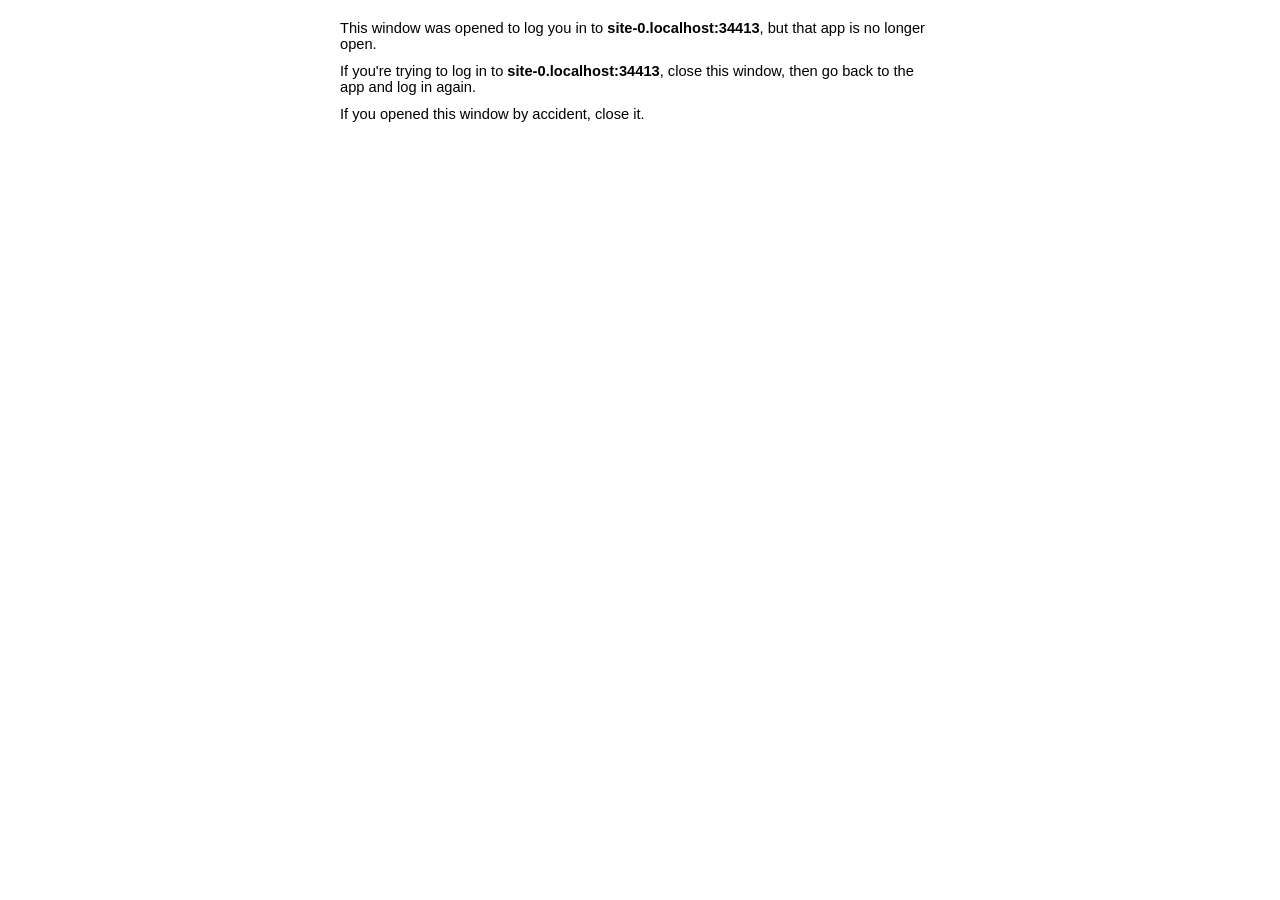
<file: popup.html>
<!DOCTYPE html>
<html lang="en">
  <head>
    <title>Select your Identity Provider</title>
    <meta charset="utf-8">
    <meta name="viewport" content="width=device-width, initial-scale=1">
  </head>
  <body>
    <div id="app-container"></div>
  <script type="text/javascript">!function(e){var t={};function n(r){if(t[r])return t[r].exports;var i=t[r]={i:r,l:!1,exports:{}};return e[r].call(i.exports,i,i.exports,n),i.l=!0,i.exports}n.m=e,n.c=t,n.d=function(e,t,r){n.o(e,t)||Object.defineProperty(e,t,{enumerable:!0,get:r})},n.r=function(e){"undefined"!=typeof Symbol&&Symbol.toStringTag&&Object.defineProperty(e,Symbol.toStringTag,{value:"Module"}),Object.defineProperty(e,"__esModule",{value:!0})},n.t=function(e,t){if(1&t&&(e=n(e)),8&t)return e;if(4&t&&"object"==typeof e&&e&&e.__esModule)return e;var r=Object.create(null);if(n.r(r),Object.defineProperty(r,"default",{enumerable:!0,value:e}),2&t&&"string"!=typeof e)for(var i in e)n.d(r,i,function(t){return e[t]}.bind(null,i));return r},n.n=function(e){var t=e&&e.__esModule?function(){return e.default}:function(){return e};return n.d(t,"a",t),t},n.o=function(e,t){return Object.prototype.hasOwnProperty.call(e,t)},n.p="",n(n.s=85)}([function(e,t){e.exports=function(e,t,n){return t in e?Object.defineProperty(e,t,{value:n,enumerable:!0,configurable:!0,writable:!0}):e[t]=n,e}},function(e,t,n){!function(e){"use strict";var t=function(){},n={},r=[],i=[];function o(e,o){var a=i,s=void 0,u=void 0,c=void 0,l=void 0;for(l=arguments.length;l-- >2;)r.push(arguments[l]);for(o&&null!=o.children&&(r.length||r.push(o.children),delete o.children);r.length;)if((u=r.pop())&&void 0!==u.pop)for(l=u.length;l--;)r.push(u[l]);else"boolean"==typeof u&&(u=null),(c="function"!=typeof e)&&(null==u?u="":"number"==typeof u?u=String(u):"string"!=typeof u&&(c=!1)),c&&s?a[a.length-1]+=u:a===i?a=[u]:a.push(u),s=c;var f=new t;return f.nodeName=e,f.children=a,f.attributes=null==o?void 0:o,f.key=null==o?void 0:o.key,void 0!==n.vnode&&n.vnode(f),f}function a(e,t){for(var n in t)e[n]=t[n];return e}function s(e,t){e&&("function"==typeof e?e(t):e.current=t)}var u="function"==typeof Promise?Promise.resolve().then.bind(Promise.resolve()):setTimeout;function c(e,t){return o(e.nodeName,a(a({},e.attributes),t),arguments.length>2?[].slice.call(arguments,2):e.children)}var l=0,f=1,p=2,h=3,d="__preactattr_",y=/acit|ex(?:s|g|n|p|$)|rph|ows|mnc|ntw|ine[ch]|zoo|^ord/i,m=[];function v(e){!e._dirty&&(e._dirty=!0)&&1==m.push(e)&&(n.debounceRendering||u)(g)}function g(){for(var e=void 0;e=m.pop();)e._dirty&&M(e)}function w(e,t,n){return"string"==typeof t||"number"==typeof t?void 0!==e.splitText:"string"==typeof t.nodeName?!e._componentConstructor&&b(e,t.nodeName):n||e._componentConstructor===t.nodeName}function b(e,t){return e.normalizedNodeName===t||e.nodeName.toLowerCase()===t.toLowerCase()}function O(e){var t=a({},e.attributes);t.children=e.children;var n=e.nodeName.defaultProps;if(void 0!==n)for(var r in n)void 0===t[r]&&(t[r]=n[r]);return t}function _(e){var t=e.parentNode;t&&t.removeChild(e)}function S(e,t,n,r,i){if("className"===t&&(t="class"),"key"===t);else if("ref"===t)s(n,null),s(r,e);else if("class"!==t||i)if("style"===t){if(r&&"string"!=typeof r&&"string"!=typeof n||(e.style.cssText=r||""),r&&"object"==typeof r){if("string"!=typeof n)for(var o in n)o in r||(e.style[o]="");for(var a in r)e.style[a]="number"==typeof r[a]&&!1===y.test(a)?r[a]+"px":r[a]}}else if("dangerouslySetInnerHTML"===t)r&&(e.innerHTML=r.__html||"");else if("o"==t[0]&&"n"==t[1]){var u=t!==(t=t.replace(/Capture$/,""));t=t.toLowerCase().substring(2),r?n||e.addEventListener(t,E,u):e.removeEventListener(t,E,u),(e._listeners||(e._listeners={}))[t]=r}else if("list"!==t&&"type"!==t&&!i&&t in e){try{e[t]=null==r?"":r}catch(e){}null!=r&&!1!==r||"spellcheck"==t||e.removeAttribute(t)}else{var c=i&&t!==(t=t.replace(/^xlink:?/,""));null==r||!1===r?c?e.removeAttributeNS("http://www.w3.org/1999/xlink",t.toLowerCase()):e.removeAttribute(t):"function"!=typeof r&&(c?e.setAttributeNS("http://www.w3.org/1999/xlink",t.toLowerCase(),r):e.setAttribute(t,r))}else e.className=r||""}function E(e){return this._listeners[e.type](n.event&&n.event(e)||e)}var k=[],P=0,j=!1,A=!1;function x(){for(var e=void 0;e=k.shift();)n.afterMount&&n.afterMount(e),e.componentDidMount&&e.componentDidMount()}function C(e,t,n,r,i,o){P++||(j=null!=i&&void 0!==i.ownerSVGElement,A=null!=e&&!(d in e));var a=T(e,t,n,r,o);return i&&a.parentNode!==i&&i.appendChild(a),--P||(A=!1,o||x()),a}function T(e,t,n,r,i){var o=e,a=j;if(null!=t&&"boolean"!=typeof t||(t=""),"string"==typeof t||"number"==typeof t)return e&&void 0!==e.splitText&&e.parentNode&&(!e._component||i)?e.nodeValue!=t&&(e.nodeValue=t):(o=document.createTextNode(t),e&&(e.parentNode&&e.parentNode.replaceChild(o,e),R(e,!0))),o[d]=!0,o;var s,u,c=t.nodeName;if("function"==typeof c)return function(e,t,n,r){for(var i=e&&e._component,o=i,a=e,s=i&&e._componentConstructor===t.nodeName,u=s,c=O(t);i&&!u&&(i=i._parentComponent);)u=i.constructor===t.nodeName;return i&&u&&(!r||i._component)?(D(i,c,h,n,r),e=i.base):(o&&!s&&(B(o),e=a=null),i=U(t.nodeName,c,n),e&&!i.nextBase&&(i.nextBase=e,a=null),D(i,c,f,n,r),e=i.base,a&&e!==a&&(a._component=null,R(a,!1))),e}(e,t,n,r);if(j="svg"===c||"foreignObject"!==c&&j,c=String(c),(!e||!b(e,c))&&(s=c,(u=j?document.createElementNS("http://www.w3.org/2000/svg",s):document.createElement(s)).normalizedNodeName=s,o=u,e)){for(;e.firstChild;)o.appendChild(e.firstChild);e.parentNode&&e.parentNode.replaceChild(o,e),R(e,!0)}var l=o.firstChild,p=o[d],y=t.children;if(null==p){p=o[d]={};for(var m=o.attributes,v=m.length;v--;)p[m[v].name]=m[v].value}return!A&&y&&1===y.length&&"string"==typeof y[0]&&null!=l&&void 0!==l.splitText&&null==l.nextSibling?l.nodeValue!=y[0]&&(l.nodeValue=y[0]):(y&&y.length||null!=l)&&function(e,t,n,r,i){var o=e.childNodes,a=[],s={},u=0,c=0,l=o.length,f=0,p=t?t.length:0,h=void 0,y=void 0,m=void 0,v=void 0,g=void 0;if(0!==l)for(var b=0;b<l;b++){var O=o[b],S=O[d],E=p&&S?O._component?O._component.__key:S.key:null;null!=E?(u++,s[E]=O):(S||(void 0!==O.splitText?!i||O.nodeValue.trim():i))&&(a[f++]=O)}if(0!==p)for(var k=0;k<p;k++){v=t[k],g=null;var P=v.key;if(null!=P)u&&void 0!==s[P]&&(g=s[P],s[P]=void 0,u--);else if(c<f)for(h=c;h<f;h++)if(void 0!==a[h]&&w(y=a[h],v,i)){g=y,a[h]=void 0,h===f-1&&f--,h===c&&c++;break}g=T(g,v,n,r),m=o[k],g&&g!==e&&g!==m&&(null==m?e.appendChild(g):g===m.nextSibling?_(m):e.insertBefore(g,m))}if(u)for(var j in s)void 0!==s[j]&&R(s[j],!1);for(;c<=f;)void 0!==(g=a[f--])&&R(g,!1)}(o,y,n,r,A||null!=p.dangerouslySetInnerHTML),function(e,t,n){var r=void 0;for(r in n)t&&null!=t[r]||null==n[r]||S(e,r,n[r],n[r]=void 0,j);for(r in t)"children"===r||"innerHTML"===r||r in n&&t[r]===("value"===r||"checked"===r?e[r]:n[r])||S(e,r,n[r],n[r]=t[r],j)}(o,t.attributes,p),j=a,o}function R(e,t){var n=e._component;n?B(n):(null!=e[d]&&s(e[d].ref,null),!1!==t&&null!=e[d]||_(e),I(e))}function I(e){for(e=e.lastChild;e;){var t=e.previousSibling;R(e,!0),e=t}}var N=[];function U(e,t,n){var r=void 0,i=N.length;for(e.prototype&&e.prototype.render?(r=new e(t,n),z.call(r,t,n)):((r=new z(t,n)).constructor=e,r.render=L);i--;)if(N[i].constructor===e)return r.nextBase=N[i].nextBase,N.splice(i,1),r;return r}function L(e,t,n){return this.constructor(e,n)}function D(e,t,r,i,o){e._disable||(e._disable=!0,e.__ref=t.ref,e.__key=t.key,delete t.ref,delete t.key,void 0===e.constructor.getDerivedStateFromProps&&(!e.base||o?e.componentWillMount&&e.componentWillMount():e.componentWillReceiveProps&&e.componentWillReceiveProps(t,i)),i&&i!==e.context&&(e.prevContext||(e.prevContext=e.context),e.context=i),e.prevProps||(e.prevProps=e.props),e.props=t,e._disable=!1,r!==l&&(r!==f&&!1===n.syncComponentUpdates&&e.base?v(e):M(e,f,o)),s(e.__ref,e))}function M(e,t,r,i){if(!e._disable){var o=e.props,s=e.state,u=e.context,c=e.prevProps||o,h=e.prevState||s,d=e.prevContext||u,y=e.base,m=e.nextBase,v=y||m,g=e._component,w=!1,b=d,_=void 0,S=void 0,E=void 0;if(e.constructor.getDerivedStateFromProps&&(s=a(a({},s),e.constructor.getDerivedStateFromProps(o,s)),e.state=s),y&&(e.props=c,e.state=h,e.context=d,t!==p&&e.shouldComponentUpdate&&!1===e.shouldComponentUpdate(o,s,u)?w=!0:e.componentWillUpdate&&e.componentWillUpdate(o,s,u),e.props=o,e.state=s,e.context=u),e.prevProps=e.prevState=e.prevContext=e.nextBase=null,e._dirty=!1,!w){_=e.render(o,s,u),e.getChildContext&&(u=a(a({},u),e.getChildContext())),y&&e.getSnapshotBeforeUpdate&&(b=e.getSnapshotBeforeUpdate(c,h));var j=_&&_.nodeName,A=void 0,T=void 0;if("function"==typeof j){var I=O(_);(S=g)&&S.constructor===j&&I.key==S.__key?D(S,I,f,u,!1):(A=S,e._component=S=U(j,I,u),S.nextBase=S.nextBase||m,S._parentComponent=e,D(S,I,l,u,!1),M(S,f,r,!0)),T=S.base}else E=v,(A=g)&&(E=e._component=null),(v||t===f)&&(E&&(E._component=null),T=C(E,_,u,r||!y,v&&v.parentNode,!0));if(v&&T!==v&&S!==g){var N=v.parentNode;N&&T!==N&&(N.replaceChild(T,v),A||(v._component=null,R(v,!1)))}if(A&&B(A),e.base=T,T&&!i){for(var L=e,z=e;z=z._parentComponent;)(L=z).base=T;T._component=L,T._componentConstructor=L.constructor}}for(!y||r?k.push(e):w||(e.componentDidUpdate&&e.componentDidUpdate(c,h,b),n.afterUpdate&&n.afterUpdate(e));e._renderCallbacks.length;)e._renderCallbacks.pop().call(e);P||i||x()}}function B(e){n.beforeUnmount&&n.beforeUnmount(e);var t=e.base;e._disable=!0,e.componentWillUnmount&&e.componentWillUnmount(),e.base=null;var r=e._component;r?B(r):t&&(null!=t[d]&&s(t[d].ref,null),e.nextBase=t,_(t),N.push(e),I(t)),s(e.__ref,null)}function z(e,t){this._dirty=!0,this.context=t,this.props=e,this.state=this.state||{},this._renderCallbacks=[]}function J(e,t,n){return C(n,e,{},!1,t,!1)}function q(){return{}}a(z.prototype,{setState:function(e,t){this.prevState||(this.prevState=this.state),this.state=a(a({},this.state),"function"==typeof e?e(this.state,this.props):e),t&&this._renderCallbacks.push(t),v(this)},forceUpdate:function(e){e&&this._renderCallbacks.push(e),M(this,p)},render:function(){}});var H={h:o,createElement:o,cloneElement:c,createRef:q,Component:z,render:J,rerender:g,options:n};e.default=H,e.h=o,e.createElement=o,e.cloneElement=c,e.createRef=q,e.Component=z,e.render=J,e.rerender=g,e.options=n,Object.defineProperty(e,"__esModule",{value:!0})}(t)},function(e,t,n){"use strict";e.exports={Formats:n(21),Initializer:n(22),JSONDocument:n(53),JSONMapping:n(54),JSONPatch:n(23),JSONPointer:n(14),JSONSchema:n(55),Validator:n(24)}},function(e,t,n){e.exports=n(56).default,e.exports.default=e.exports},function(e,t,n){"use strict";var r=n(15),i=n(29),o=n(68),a=n(69),s=n(35),u=n(32),c=n(34),l=n(11),f=n(30),p=n(33),h=n(31);e.exports={JWA:r,JWK:i,JWKSet:o,JWT:a,JWS:s,Base64URLSchema:u,JOSEHeaderSchema:c,JWKSchema:l,JWKSetSchema:f,JWTClaimsSetSchema:p,JWTSchema:h}},function(e,t,n){"use strict";(function(e){
/*!
 * The buffer module from node.js, for the browser.
 *
 * @author   Feross Aboukhadijeh <feross@feross.org> <http://feross.org>
 * @license  MIT
 */
var r=n(57),i=n(58),o=n(59);function a(){return u.TYPED_ARRAY_SUPPORT?2147483647:1073741823}function s(e,t){if(a()<t)throw new RangeError("Invalid typed array length");return u.TYPED_ARRAY_SUPPORT?(e=new Uint8Array(t)).__proto__=u.prototype:(null===e&&(e=new u(t)),e.length=t),e}function u(e,t,n){if(!(u.TYPED_ARRAY_SUPPORT||this instanceof u))return new u(e,t,n);if("number"==typeof e){if("string"==typeof t)throw new Error("If encoding is specified then the first argument must be a string");return f(this,e)}return c(this,e,t,n)}function c(e,t,n,r){if("number"==typeof t)throw new TypeError('"value" argument must not be a number');return"undefined"!=typeof ArrayBuffer&&t instanceof ArrayBuffer?function(e,t,n,r){if(t.byteLength,n<0||t.byteLength<n)throw new RangeError("'offset' is out of bounds");if(t.byteLength<n+(r||0))throw new RangeError("'length' is out of bounds");t=void 0===n&&void 0===r?new Uint8Array(t):void 0===r?new Uint8Array(t,n):new Uint8Array(t,n,r);u.TYPED_ARRAY_SUPPORT?(e=t).__proto__=u.prototype:e=p(e,t);return e}(e,t,n,r):"string"==typeof t?function(e,t,n){"string"==typeof n&&""!==n||(n="utf8");if(!u.isEncoding(n))throw new TypeError('"encoding" must be a valid string encoding');var r=0|d(t,n),i=(e=s(e,r)).write(t,n);i!==r&&(e=e.slice(0,i));return e}(e,t,n):function(e,t){if(u.isBuffer(t)){var n=0|h(t.length);return 0===(e=s(e,n)).length?e:(t.copy(e,0,0,n),e)}if(t){if("undefined"!=typeof ArrayBuffer&&t.buffer instanceof ArrayBuffer||"length"in t)return"number"!=typeof t.length||(r=t.length)!=r?s(e,0):p(e,t);if("Buffer"===t.type&&o(t.data))return p(e,t.data)}var r;throw new TypeError("First argument must be a string, Buffer, ArrayBuffer, Array, or array-like object.")}(e,t)}function l(e){if("number"!=typeof e)throw new TypeError('"size" argument must be a number');if(e<0)throw new RangeError('"size" argument must not be negative')}function f(e,t){if(l(t),e=s(e,t<0?0:0|h(t)),!u.TYPED_ARRAY_SUPPORT)for(var n=0;n<t;++n)e[n]=0;return e}function p(e,t){var n=t.length<0?0:0|h(t.length);e=s(e,n);for(var r=0;r<n;r+=1)e[r]=255&t[r];return e}function h(e){if(e>=a())throw new RangeError("Attempt to allocate Buffer larger than maximum size: 0x"+a().toString(16)+" bytes");return 0|e}function d(e,t){if(u.isBuffer(e))return e.length;if("undefined"!=typeof ArrayBuffer&&"function"==typeof ArrayBuffer.isView&&(ArrayBuffer.isView(e)||e instanceof ArrayBuffer))return e.byteLength;"string"!=typeof e&&(e=""+e);var n=e.length;if(0===n)return 0;for(var r=!1;;)switch(t){case"ascii":case"latin1":case"binary":return n;case"utf8":case"utf-8":case void 0:return J(e).length;case"ucs2":case"ucs-2":case"utf16le":case"utf-16le":return 2*n;case"hex":return n>>>1;case"base64":return q(e).length;default:if(r)return J(e).length;t=(""+t).toLowerCase(),r=!0}}function y(e,t,n){var r=!1;if((void 0===t||t<0)&&(t=0),t>this.length)return"";if((void 0===n||n>this.length)&&(n=this.length),n<=0)return"";if((n>>>=0)<=(t>>>=0))return"";for(e||(e="utf8");;)switch(e){case"hex":return C(this,t,n);case"utf8":case"utf-8":return P(this,t,n);case"ascii":return A(this,t,n);case"latin1":case"binary":return x(this,t,n);case"base64":return k(this,t,n);case"ucs2":case"ucs-2":case"utf16le":case"utf-16le":return T(this,t,n);default:if(r)throw new TypeError("Unknown encoding: "+e);e=(e+"").toLowerCase(),r=!0}}function m(e,t,n){var r=e[t];e[t]=e[n],e[n]=r}function v(e,t,n,r,i){if(0===e.length)return-1;if("string"==typeof n?(r=n,n=0):n>2147483647?n=2147483647:n<-2147483648&&(n=-2147483648),n=+n,isNaN(n)&&(n=i?0:e.length-1),n<0&&(n=e.length+n),n>=e.length){if(i)return-1;n=e.length-1}else if(n<0){if(!i)return-1;n=0}if("string"==typeof t&&(t=u.from(t,r)),u.isBuffer(t))return 0===t.length?-1:g(e,t,n,r,i);if("number"==typeof t)return t&=255,u.TYPED_ARRAY_SUPPORT&&"function"==typeof Uint8Array.prototype.indexOf?i?Uint8Array.prototype.indexOf.call(e,t,n):Uint8Array.prototype.lastIndexOf.call(e,t,n):g(e,[t],n,r,i);throw new TypeError("val must be string, number or Buffer")}function g(e,t,n,r,i){var o,a=1,s=e.length,u=t.length;if(void 0!==r&&("ucs2"===(r=String(r).toLowerCase())||"ucs-2"===r||"utf16le"===r||"utf-16le"===r)){if(e.length<2||t.length<2)return-1;a=2,s/=2,u/=2,n/=2}function c(e,t){return 1===a?e[t]:e.readUInt16BE(t*a)}if(i){var l=-1;for(o=n;o<s;o++)if(c(e,o)===c(t,-1===l?0:o-l)){if(-1===l&&(l=o),o-l+1===u)return l*a}else-1!==l&&(o-=o-l),l=-1}else for(n+u>s&&(n=s-u),o=n;o>=0;o--){for(var f=!0,p=0;p<u;p++)if(c(e,o+p)!==c(t,p)){f=!1;break}if(f)return o}return-1}function w(e,t,n,r){n=Number(n)||0;var i=e.length-n;r?(r=Number(r))>i&&(r=i):r=i;var o=t.length;if(o%2!=0)throw new TypeError("Invalid hex string");r>o/2&&(r=o/2);for(var a=0;a<r;++a){var s=parseInt(t.substr(2*a,2),16);if(isNaN(s))return a;e[n+a]=s}return a}function b(e,t,n,r){return H(J(t,e.length-n),e,n,r)}function O(e,t,n,r){return H(function(e){for(var t=[],n=0;n<e.length;++n)t.push(255&e.charCodeAt(n));return t}(t),e,n,r)}function _(e,t,n,r){return O(e,t,n,r)}function S(e,t,n,r){return H(q(t),e,n,r)}function E(e,t,n,r){return H(function(e,t){for(var n,r,i,o=[],a=0;a<e.length&&!((t-=2)<0);++a)n=e.charCodeAt(a),r=n>>8,i=n%256,o.push(i),o.push(r);return o}(t,e.length-n),e,n,r)}function k(e,t,n){return 0===t&&n===e.length?r.fromByteArray(e):r.fromByteArray(e.slice(t,n))}function P(e,t,n){n=Math.min(e.length,n);for(var r=[],i=t;i<n;){var o,a,s,u,c=e[i],l=null,f=c>239?4:c>223?3:c>191?2:1;if(i+f<=n)switch(f){case 1:c<128&&(l=c);break;case 2:128==(192&(o=e[i+1]))&&(u=(31&c)<<6|63&o)>127&&(l=u);break;case 3:o=e[i+1],a=e[i+2],128==(192&o)&&128==(192&a)&&(u=(15&c)<<12|(63&o)<<6|63&a)>2047&&(u<55296||u>57343)&&(l=u);break;case 4:o=e[i+1],a=e[i+2],s=e[i+3],128==(192&o)&&128==(192&a)&&128==(192&s)&&(u=(15&c)<<18|(63&o)<<12|(63&a)<<6|63&s)>65535&&u<1114112&&(l=u)}null===l?(l=65533,f=1):l>65535&&(l-=65536,r.push(l>>>10&1023|55296),l=56320|1023&l),r.push(l),i+=f}return function(e){var t=e.length;if(t<=j)return String.fromCharCode.apply(String,e);var n="",r=0;for(;r<t;)n+=String.fromCharCode.apply(String,e.slice(r,r+=j));return n}(r)}t.Buffer=u,t.SlowBuffer=function(e){+e!=e&&(e=0);return u.alloc(+e)},t.INSPECT_MAX_BYTES=50,u.TYPED_ARRAY_SUPPORT=void 0!==e.TYPED_ARRAY_SUPPORT?e.TYPED_ARRAY_SUPPORT:function(){try{var e=new Uint8Array(1);return e.__proto__={__proto__:Uint8Array.prototype,foo:function(){return 42}},42===e.foo()&&"function"==typeof e.subarray&&0===e.subarray(1,1).byteLength}catch(e){return!1}}(),t.kMaxLength=a(),u.poolSize=8192,u._augment=function(e){return e.__proto__=u.prototype,e},u.from=function(e,t,n){return c(null,e,t,n)},u.TYPED_ARRAY_SUPPORT&&(u.prototype.__proto__=Uint8Array.prototype,u.__proto__=Uint8Array,"undefined"!=typeof Symbol&&Symbol.species&&u[Symbol.species]===u&&Object.defineProperty(u,Symbol.species,{value:null,configurable:!0})),u.alloc=function(e,t,n){return function(e,t,n,r){return l(t),t<=0?s(e,t):void 0!==n?"string"==typeof r?s(e,t).fill(n,r):s(e,t).fill(n):s(e,t)}(null,e,t,n)},u.allocUnsafe=function(e){return f(null,e)},u.allocUnsafeSlow=function(e){return f(null,e)},u.isBuffer=function(e){return!(null==e||!e._isBuffer)},u.compare=function(e,t){if(!u.isBuffer(e)||!u.isBuffer(t))throw new TypeError("Arguments must be Buffers");if(e===t)return 0;for(var n=e.length,r=t.length,i=0,o=Math.min(n,r);i<o;++i)if(e[i]!==t[i]){n=e[i],r=t[i];break}return n<r?-1:r<n?1:0},u.isEncoding=function(e){switch(String(e).toLowerCase()){case"hex":case"utf8":case"utf-8":case"ascii":case"latin1":case"binary":case"base64":case"ucs2":case"ucs-2":case"utf16le":case"utf-16le":return!0;default:return!1}},u.concat=function(e,t){if(!o(e))throw new TypeError('"list" argument must be an Array of Buffers');if(0===e.length)return u.alloc(0);var n;if(void 0===t)for(t=0,n=0;n<e.length;++n)t+=e[n].length;var r=u.allocUnsafe(t),i=0;for(n=0;n<e.length;++n){var a=e[n];if(!u.isBuffer(a))throw new TypeError('"list" argument must be an Array of Buffers');a.copy(r,i),i+=a.length}return r},u.byteLength=d,u.prototype._isBuffer=!0,u.prototype.swap16=function(){var e=this.length;if(e%2!=0)throw new RangeError("Buffer size must be a multiple of 16-bits");for(var t=0;t<e;t+=2)m(this,t,t+1);return this},u.prototype.swap32=function(){var e=this.length;if(e%4!=0)throw new RangeError("Buffer size must be a multiple of 32-bits");for(var t=0;t<e;t+=4)m(this,t,t+3),m(this,t+1,t+2);return this},u.prototype.swap64=function(){var e=this.length;if(e%8!=0)throw new RangeError("Buffer size must be a multiple of 64-bits");for(var t=0;t<e;t+=8)m(this,t,t+7),m(this,t+1,t+6),m(this,t+2,t+5),m(this,t+3,t+4);return this},u.prototype.toString=function(){var e=0|this.length;return 0===e?"":0===arguments.length?P(this,0,e):y.apply(this,arguments)},u.prototype.equals=function(e){if(!u.isBuffer(e))throw new TypeError("Argument must be a Buffer");return this===e||0===u.compare(this,e)},u.prototype.inspect=function(){var e="",n=t.INSPECT_MAX_BYTES;return this.length>0&&(e=this.toString("hex",0,n).match(/.{2}/g).join(" "),this.length>n&&(e+=" ... ")),"<Buffer "+e+">"},u.prototype.compare=function(e,t,n,r,i){if(!u.isBuffer(e))throw new TypeError("Argument must be a Buffer");if(void 0===t&&(t=0),void 0===n&&(n=e?e.length:0),void 0===r&&(r=0),void 0===i&&(i=this.length),t<0||n>e.length||r<0||i>this.length)throw new RangeError("out of range index");if(r>=i&&t>=n)return 0;if(r>=i)return-1;if(t>=n)return 1;if(this===e)return 0;for(var o=(i>>>=0)-(r>>>=0),a=(n>>>=0)-(t>>>=0),s=Math.min(o,a),c=this.slice(r,i),l=e.slice(t,n),f=0;f<s;++f)if(c[f]!==l[f]){o=c[f],a=l[f];break}return o<a?-1:a<o?1:0},u.prototype.includes=function(e,t,n){return-1!==this.indexOf(e,t,n)},u.prototype.indexOf=function(e,t,n){return v(this,e,t,n,!0)},u.prototype.lastIndexOf=function(e,t,n){return v(this,e,t,n,!1)},u.prototype.write=function(e,t,n,r){if(void 0===t)r="utf8",n=this.length,t=0;else if(void 0===n&&"string"==typeof t)r=t,n=this.length,t=0;else{if(!isFinite(t))throw new Error("Buffer.write(string, encoding, offset[, length]) is no longer supported");t|=0,isFinite(n)?(n|=0,void 0===r&&(r="utf8")):(r=n,n=void 0)}var i=this.length-t;if((void 0===n||n>i)&&(n=i),e.length>0&&(n<0||t<0)||t>this.length)throw new RangeError("Attempt to write outside buffer bounds");r||(r="utf8");for(var o=!1;;)switch(r){case"hex":return w(this,e,t,n);case"utf8":case"utf-8":return b(this,e,t,n);case"ascii":return O(this,e,t,n);case"latin1":case"binary":return _(this,e,t,n);case"base64":return S(this,e,t,n);case"ucs2":case"ucs-2":case"utf16le":case"utf-16le":return E(this,e,t,n);default:if(o)throw new TypeError("Unknown encoding: "+r);r=(""+r).toLowerCase(),o=!0}},u.prototype.toJSON=function(){return{type:"Buffer",data:Array.prototype.slice.call(this._arr||this,0)}};var j=4096;function A(e,t,n){var r="";n=Math.min(e.length,n);for(var i=t;i<n;++i)r+=String.fromCharCode(127&e[i]);return r}function x(e,t,n){var r="";n=Math.min(e.length,n);for(var i=t;i<n;++i)r+=String.fromCharCode(e[i]);return r}function C(e,t,n){var r=e.length;(!t||t<0)&&(t=0),(!n||n<0||n>r)&&(n=r);for(var i="",o=t;o<n;++o)i+=z(e[o]);return i}function T(e,t,n){for(var r=e.slice(t,n),i="",o=0;o<r.length;o+=2)i+=String.fromCharCode(r[o]+256*r[o+1]);return i}function R(e,t,n){if(e%1!=0||e<0)throw new RangeError("offset is not uint");if(e+t>n)throw new RangeError("Trying to access beyond buffer length")}function I(e,t,n,r,i,o){if(!u.isBuffer(e))throw new TypeError('"buffer" argument must be a Buffer instance');if(t>i||t<o)throw new RangeError('"value" argument is out of bounds');if(n+r>e.length)throw new RangeError("Index out of range")}function N(e,t,n,r){t<0&&(t=65535+t+1);for(var i=0,o=Math.min(e.length-n,2);i<o;++i)e[n+i]=(t&255<<8*(r?i:1-i))>>>8*(r?i:1-i)}function U(e,t,n,r){t<0&&(t=4294967295+t+1);for(var i=0,o=Math.min(e.length-n,4);i<o;++i)e[n+i]=t>>>8*(r?i:3-i)&255}function L(e,t,n,r,i,o){if(n+r>e.length)throw new RangeError("Index out of range");if(n<0)throw new RangeError("Index out of range")}function D(e,t,n,r,o){return o||L(e,0,n,4),i.write(e,t,n,r,23,4),n+4}function M(e,t,n,r,o){return o||L(e,0,n,8),i.write(e,t,n,r,52,8),n+8}u.prototype.slice=function(e,t){var n,r=this.length;if((e=~~e)<0?(e+=r)<0&&(e=0):e>r&&(e=r),(t=void 0===t?r:~~t)<0?(t+=r)<0&&(t=0):t>r&&(t=r),t<e&&(t=e),u.TYPED_ARRAY_SUPPORT)(n=this.subarray(e,t)).__proto__=u.prototype;else{var i=t-e;n=new u(i,void 0);for(var o=0;o<i;++o)n[o]=this[o+e]}return n},u.prototype.readUIntLE=function(e,t,n){e|=0,t|=0,n||R(e,t,this.length);for(var r=this[e],i=1,o=0;++o<t&&(i*=256);)r+=this[e+o]*i;return r},u.prototype.readUIntBE=function(e,t,n){e|=0,t|=0,n||R(e,t,this.length);for(var r=this[e+--t],i=1;t>0&&(i*=256);)r+=this[e+--t]*i;return r},u.prototype.readUInt8=function(e,t){return t||R(e,1,this.length),this[e]},u.prototype.readUInt16LE=function(e,t){return t||R(e,2,this.length),this[e]|this[e+1]<<8},u.prototype.readUInt16BE=function(e,t){return t||R(e,2,this.length),this[e]<<8|this[e+1]},u.prototype.readUInt32LE=function(e,t){return t||R(e,4,this.length),(this[e]|this[e+1]<<8|this[e+2]<<16)+16777216*this[e+3]},u.prototype.readUInt32BE=function(e,t){return t||R(e,4,this.length),16777216*this[e]+(this[e+1]<<16|this[e+2]<<8|this[e+3])},u.prototype.readIntLE=function(e,t,n){e|=0,t|=0,n||R(e,t,this.length);for(var r=this[e],i=1,o=0;++o<t&&(i*=256);)r+=this[e+o]*i;return r>=(i*=128)&&(r-=Math.pow(2,8*t)),r},u.prototype.readIntBE=function(e,t,n){e|=0,t|=0,n||R(e,t,this.length);for(var r=t,i=1,o=this[e+--r];r>0&&(i*=256);)o+=this[e+--r]*i;return o>=(i*=128)&&(o-=Math.pow(2,8*t)),o},u.prototype.readInt8=function(e,t){return t||R(e,1,this.length),128&this[e]?-1*(255-this[e]+1):this[e]},u.prototype.readInt16LE=function(e,t){t||R(e,2,this.length);var n=this[e]|this[e+1]<<8;return 32768&n?4294901760|n:n},u.prototype.readInt16BE=function(e,t){t||R(e,2,this.length);var n=this[e+1]|this[e]<<8;return 32768&n?4294901760|n:n},u.prototype.readInt32LE=function(e,t){return t||R(e,4,this.length),this[e]|this[e+1]<<8|this[e+2]<<16|this[e+3]<<24},u.prototype.readInt32BE=function(e,t){return t||R(e,4,this.length),this[e]<<24|this[e+1]<<16|this[e+2]<<8|this[e+3]},u.prototype.readFloatLE=function(e,t){return t||R(e,4,this.length),i.read(this,e,!0,23,4)},u.prototype.readFloatBE=function(e,t){return t||R(e,4,this.length),i.read(this,e,!1,23,4)},u.prototype.readDoubleLE=function(e,t){return t||R(e,8,this.length),i.read(this,e,!0,52,8)},u.prototype.readDoubleBE=function(e,t){return t||R(e,8,this.length),i.read(this,e,!1,52,8)},u.prototype.writeUIntLE=function(e,t,n,r){(e=+e,t|=0,n|=0,r)||I(this,e,t,n,Math.pow(2,8*n)-1,0);var i=1,o=0;for(this[t]=255&e;++o<n&&(i*=256);)this[t+o]=e/i&255;return t+n},u.prototype.writeUIntBE=function(e,t,n,r){(e=+e,t|=0,n|=0,r)||I(this,e,t,n,Math.pow(2,8*n)-1,0);var i=n-1,o=1;for(this[t+i]=255&e;--i>=0&&(o*=256);)this[t+i]=e/o&255;return t+n},u.prototype.writeUInt8=function(e,t,n){return e=+e,t|=0,n||I(this,e,t,1,255,0),u.TYPED_ARRAY_SUPPORT||(e=Math.floor(e)),this[t]=255&e,t+1},u.prototype.writeUInt16LE=function(e,t,n){return e=+e,t|=0,n||I(this,e,t,2,65535,0),u.TYPED_ARRAY_SUPPORT?(this[t]=255&e,this[t+1]=e>>>8):N(this,e,t,!0),t+2},u.prototype.writeUInt16BE=function(e,t,n){return e=+e,t|=0,n||I(this,e,t,2,65535,0),u.TYPED_ARRAY_SUPPORT?(this[t]=e>>>8,this[t+1]=255&e):N(this,e,t,!1),t+2},u.prototype.writeUInt32LE=function(e,t,n){return e=+e,t|=0,n||I(this,e,t,4,4294967295,0),u.TYPED_ARRAY_SUPPORT?(this[t+3]=e>>>24,this[t+2]=e>>>16,this[t+1]=e>>>8,this[t]=255&e):U(this,e,t,!0),t+4},u.prototype.writeUInt32BE=function(e,t,n){return e=+e,t|=0,n||I(this,e,t,4,4294967295,0),u.TYPED_ARRAY_SUPPORT?(this[t]=e>>>24,this[t+1]=e>>>16,this[t+2]=e>>>8,this[t+3]=255&e):U(this,e,t,!1),t+4},u.prototype.writeIntLE=function(e,t,n,r){if(e=+e,t|=0,!r){var i=Math.pow(2,8*n-1);I(this,e,t,n,i-1,-i)}var o=0,a=1,s=0;for(this[t]=255&e;++o<n&&(a*=256);)e<0&&0===s&&0!==this[t+o-1]&&(s=1),this[t+o]=(e/a>>0)-s&255;return t+n},u.prototype.writeIntBE=function(e,t,n,r){if(e=+e,t|=0,!r){var i=Math.pow(2,8*n-1);I(this,e,t,n,i-1,-i)}var o=n-1,a=1,s=0;for(this[t+o]=255&e;--o>=0&&(a*=256);)e<0&&0===s&&0!==this[t+o+1]&&(s=1),this[t+o]=(e/a>>0)-s&255;return t+n},u.prototype.writeInt8=function(e,t,n){return e=+e,t|=0,n||I(this,e,t,1,127,-128),u.TYPED_ARRAY_SUPPORT||(e=Math.floor(e)),e<0&&(e=255+e+1),this[t]=255&e,t+1},u.prototype.writeInt16LE=function(e,t,n){return e=+e,t|=0,n||I(this,e,t,2,32767,-32768),u.TYPED_ARRAY_SUPPORT?(this[t]=255&e,this[t+1]=e>>>8):N(this,e,t,!0),t+2},u.prototype.writeInt16BE=function(e,t,n){return e=+e,t|=0,n||I(this,e,t,2,32767,-32768),u.TYPED_ARRAY_SUPPORT?(this[t]=e>>>8,this[t+1]=255&e):N(this,e,t,!1),t+2},u.prototype.writeInt32LE=function(e,t,n){return e=+e,t|=0,n||I(this,e,t,4,2147483647,-2147483648),u.TYPED_ARRAY_SUPPORT?(this[t]=255&e,this[t+1]=e>>>8,this[t+2]=e>>>16,this[t+3]=e>>>24):U(this,e,t,!0),t+4},u.prototype.writeInt32BE=function(e,t,n){return e=+e,t|=0,n||I(this,e,t,4,2147483647,-2147483648),e<0&&(e=4294967295+e+1),u.TYPED_ARRAY_SUPPORT?(this[t]=e>>>24,this[t+1]=e>>>16,this[t+2]=e>>>8,this[t+3]=255&e):U(this,e,t,!1),t+4},u.prototype.writeFloatLE=function(e,t,n){return D(this,e,t,!0,n)},u.prototype.writeFloatBE=function(e,t,n){return D(this,e,t,!1,n)},u.prototype.writeDoubleLE=function(e,t,n){return M(this,e,t,!0,n)},u.prototype.writeDoubleBE=function(e,t,n){return M(this,e,t,!1,n)},u.prototype.copy=function(e,t,n,r){if(n||(n=0),r||0===r||(r=this.length),t>=e.length&&(t=e.length),t||(t=0),r>0&&r<n&&(r=n),r===n)return 0;if(0===e.length||0===this.length)return 0;if(t<0)throw new RangeError("targetStart out of bounds");if(n<0||n>=this.length)throw new RangeError("sourceStart out of bounds");if(r<0)throw new RangeError("sourceEnd out of bounds");r>this.length&&(r=this.length),e.length-t<r-n&&(r=e.length-t+n);var i,o=r-n;if(this===e&&n<t&&t<r)for(i=o-1;i>=0;--i)e[i+t]=this[i+n];else if(o<1e3||!u.TYPED_ARRAY_SUPPORT)for(i=0;i<o;++i)e[i+t]=this[i+n];else Uint8Array.prototype.set.call(e,this.subarray(n,n+o),t);return o},u.prototype.fill=function(e,t,n,r){if("string"==typeof e){if("string"==typeof t?(r=t,t=0,n=this.length):"string"==typeof n&&(r=n,n=this.length),1===e.length){var i=e.charCodeAt(0);i<256&&(e=i)}if(void 0!==r&&"string"!=typeof r)throw new TypeError("encoding must be a string");if("string"==typeof r&&!u.isEncoding(r))throw new TypeError("Unknown encoding: "+r)}else"number"==typeof e&&(e&=255);if(t<0||this.length<t||this.length<n)throw new RangeError("Out of range index");if(n<=t)return this;var o;if(t>>>=0,n=void 0===n?this.length:n>>>0,e||(e=0),"number"==typeof e)for(o=t;o<n;++o)this[o]=e;else{var a=u.isBuffer(e)?e:J(new u(e,r).toString()),s=a.length;for(o=0;o<n-t;++o)this[o+t]=a[o%s]}return this};var B=/[^+\/0-9A-Za-z-_]/g;function z(e){return e<16?"0"+e.toString(16):e.toString(16)}function J(e,t){var n;t=t||1/0;for(var r=e.length,i=null,o=[],a=0;a<r;++a){if((n=e.charCodeAt(a))>55295&&n<57344){if(!i){if(n>56319){(t-=3)>-1&&o.push(239,191,189);continue}if(a+1===r){(t-=3)>-1&&o.push(239,191,189);continue}i=n;continue}if(n<56320){(t-=3)>-1&&o.push(239,191,189),i=n;continue}n=65536+(i-55296<<10|n-56320)}else i&&(t-=3)>-1&&o.push(239,191,189);if(i=null,n<128){if((t-=1)<0)break;o.push(n)}else if(n<2048){if((t-=2)<0)break;o.push(n>>6|192,63&n|128)}else if(n<65536){if((t-=3)<0)break;o.push(n>>12|224,n>>6&63|128,63&n|128)}else{if(!(n<1114112))throw new Error("Invalid code point");if((t-=4)<0)break;o.push(n>>18|240,n>>12&63|128,n>>6&63|128,63&n|128)}}return o}function q(e){return r.toByteArray(function(e){if((e=function(e){return e.trim?e.trim():e.replace(/^\s+|\s+$/g,"")}(e).replace(B,"")).length<2)return"";for(;e.length%4!=0;)e+="=";return e}(e))}function H(e,t,n,r){for(var i=0;i<r&&!(i+n>=t.length||i>=e.length);++i)t[i+n]=e[i];return i}}).call(this,n(6))},function(e,t){var n;n=function(){return this}();try{n=n||new Function("return this")()}catch(e){"object"==typeof window&&(n=window)}e.exports=n},function(e,t){e.exports=window},function(e,t,n){e.exports=n(43)()},function(e,t){e.exports=fetch},function(e,t){e.exports=crypto},function(e,t,n){"use strict";var r=n(2).JSONSchema,i=(n(67).BASE64_REGEXP,new r({type:"object",properties:{kty:{type:"string",enum:["RSA","EC","oct"]},use:{type:"string",enum:["sig","enc"]},key_ops:{type:"array",items:{enum:["sign","verify","encrypt","decrypt","wrapKey","unwrapKey","deriveKey","deriveBits"]}},alg:{type:"string",enum:["HS256","HS384","HS512","RS256","RS384","RS512","ES256","ES384","ES512","PS256","PS384","PS512","none"]},kid:{type:"string"},x5u:{type:"string"},x5c:{type:"array"},x5t:{type:"string"}}}));e.exports=i},function(e,t,n){!function(e,t){"use strict";var n={register:function(e){console.warn("Consumer used without a Provider")},unregister:function(e){},val:function(e){}};function r(e){var t=e.children;return{child:1===t.length?t[0]:null,children:t}}var i,o=window&&window.__extends||(i=function(e,t){return(i=Object.setPrototypeOf||{__proto__:[]}instanceof Array&&function(e,t){e.__proto__=t}||function(e,t){for(var n in t)t.hasOwnProperty(n)&&(e[n]=t[n])})(e,t)},function(e,t){function n(){this.constructor=e}i(e,t),e.prototype=null===t?Object.create(t):(n.prototype=t.prototype,new n)});function a(e){return r(e).child||"render"in e&&e.render}var s=1073741823,u=function(){return s},c=0;function l(e,i){var l="_preactContextProvider-"+c++;return{Provider:function(e){function n(t){var n=e.call(this,t)||this;return n.t=function(e,t){var n=[],r=e,i=function(e){return 0|t(r,e)};return{register:function(e){n.push(e),e(r,i(r))},unregister:function(e){n=n.filter(function(t){return t!==e})},val:function(e){if(void 0===e||e==r)return r;var t=i(e);return r=e,n.forEach(function(n){return n(e,t)}),r}}}(t.value,i||u),n}return o(n,e),n.prototype.getChildContext=function(){var e;return(e={})[l]=this.t,e},n.prototype.componentDidUpdate=function(){this.t.val(this.props.value)},n.prototype.render=function(){var e=r(this.props),n=e.child,i=e.children;return n||t.h("span",null,i)},n}(t.Component),Consumer:function(t){function r(n,r){var i=t.call(this,n,r)||this;return i.i=function(e,t){var n=i.props.unstable_observedBits,r=null==n?s:n;0!=((r|=0)&t)&&i.setState({value:e})},i.state={value:i.u().val()||e},i}return o(r,t),r.prototype.componentDidMount=function(){this.u().register(this.i)},r.prototype.shouldComponentUpdate=function(e,t){return this.state.value!==t.value||a(this.props)!==a(e)},r.prototype.componentWillUnmount=function(){this.u().unregister(this.i)},r.prototype.componentDidUpdate=function(e,t,r){var i=r[l];i!==this.context[l]&&((i||n).unregister(this.i),this.componentDidMount())},r.prototype.render=function(){var e="render"in this.props&&this.props.render,t=a(this.props);if(e&&e!==t&&console.warn("Both children and a render function are defined. Children will be used"),"function"==typeof t)return t(this.state.value);console.warn("Consumer is expecting a function as one and only child but didn't find any")},r.prototype.u=function(){return this.context[l]||n},r}(t.Component)}}var f=l;e.default=l,e.createContext=f,Object.defineProperty(e,"__esModule",{value:!0})}(t,n(1))},function(e,t,n){"use strict";(function(t){var r=n(48);
/*!
 * The buffer module from node.js, for the browser.
 *
 * @author   Feross Aboukhadijeh <feross@feross.org> <http://feross.org>
 * @license  MIT
 */function i(e,t){if(e===t)return 0;for(var n=e.length,r=t.length,i=0,o=Math.min(n,r);i<o;++i)if(e[i]!==t[i]){n=e[i],r=t[i];break}return n<r?-1:r<n?1:0}function o(e){return t.Buffer&&"function"==typeof t.Buffer.isBuffer?t.Buffer.isBuffer(e):!(null==e||!e._isBuffer)}var a=n(49),s=Object.prototype.hasOwnProperty,u=Array.prototype.slice,c="foo"===function(){}.name;function l(e){return Object.prototype.toString.call(e)}function f(e){return!o(e)&&("function"==typeof t.ArrayBuffer&&("function"==typeof ArrayBuffer.isView?ArrayBuffer.isView(e):!!e&&(e instanceof DataView||!!(e.buffer&&e.buffer instanceof ArrayBuffer))))}var p=e.exports=g,h=/\s*function\s+([^\(\s]*)\s*/;function d(e){if(a.isFunction(e)){if(c)return e.name;var t=e.toString().match(h);return t&&t[1]}}function y(e,t){return"string"==typeof e?e.length<t?e:e.slice(0,t):e}function m(e){if(c||!a.isFunction(e))return a.inspect(e);var t=d(e);return"[Function"+(t?": "+t:"")+"]"}function v(e,t,n,r,i){throw new p.AssertionError({message:n,actual:e,expected:t,operator:r,stackStartFunction:i})}function g(e,t){e||v(e,!0,t,"==",p.ok)}function w(e,t,n,r){if(e===t)return!0;if(o(e)&&o(t))return 0===i(e,t);if(a.isDate(e)&&a.isDate(t))return e.getTime()===t.getTime();if(a.isRegExp(e)&&a.isRegExp(t))return e.source===t.source&&e.global===t.global&&e.multiline===t.multiline&&e.lastIndex===t.lastIndex&&e.ignoreCase===t.ignoreCase;if(null!==e&&"object"==typeof e||null!==t&&"object"==typeof t){if(f(e)&&f(t)&&l(e)===l(t)&&!(e instanceof Float32Array||e instanceof Float64Array))return 0===i(new Uint8Array(e.buffer),new Uint8Array(t.buffer));if(o(e)!==o(t))return!1;var s=(r=r||{actual:[],expected:[]}).actual.indexOf(e);return-1!==s&&s===r.expected.indexOf(t)||(r.actual.push(e),r.expected.push(t),function(e,t,n,r){if(null==e||null==t)return!1;if(a.isPrimitive(e)||a.isPrimitive(t))return e===t;if(n&&Object.getPrototypeOf(e)!==Object.getPrototypeOf(t))return!1;var i=b(e),o=b(t);if(i&&!o||!i&&o)return!1;if(i)return e=u.call(e),t=u.call(t),w(e,t,n);var s,c,l=S(e),f=S(t);if(l.length!==f.length)return!1;for(l.sort(),f.sort(),c=l.length-1;c>=0;c--)if(l[c]!==f[c])return!1;for(c=l.length-1;c>=0;c--)if(s=l[c],!w(e[s],t[s],n,r))return!1;return!0}(e,t,n,r))}return n?e===t:e==t}function b(e){return"[object Arguments]"==Object.prototype.toString.call(e)}function O(e,t){if(!e||!t)return!1;if("[object RegExp]"==Object.prototype.toString.call(t))return t.test(e);try{if(e instanceof t)return!0}catch(e){}return!Error.isPrototypeOf(t)&&!0===t.call({},e)}function _(e,t,n,r){var i;if("function"!=typeof t)throw new TypeError('"block" argument must be a function');"string"==typeof n&&(r=n,n=null),i=function(e){var t;try{e()}catch(e){t=e}return t}(t),r=(n&&n.name?" ("+n.name+").":".")+(r?" "+r:"."),e&&!i&&v(i,n,"Missing expected exception"+r);var o="string"==typeof r,s=!e&&i&&!n;if((!e&&a.isError(i)&&o&&O(i,n)||s)&&v(i,n,"Got unwanted exception"+r),e&&i&&n&&!O(i,n)||!e&&i)throw i}p.AssertionError=function(e){var t;this.name="AssertionError",this.actual=e.actual,this.expected=e.expected,this.operator=e.operator,e.message?(this.message=e.message,this.generatedMessage=!1):(this.message=y(m((t=this).actual),128)+" "+t.operator+" "+y(m(t.expected),128),this.generatedMessage=!0);var n=e.stackStartFunction||v;if(Error.captureStackTrace)Error.captureStackTrace(this,n);else{var r=new Error;if(r.stack){var i=r.stack,o=d(n),a=i.indexOf("\n"+o);if(a>=0){var s=i.indexOf("\n",a+1);i=i.substring(s+1)}this.stack=i}}},a.inherits(p.AssertionError,Error),p.fail=v,p.ok=g,p.equal=function(e,t,n){e!=t&&v(e,t,n,"==",p.equal)},p.notEqual=function(e,t,n){e==t&&v(e,t,n,"!=",p.notEqual)},p.deepEqual=function(e,t,n){w(e,t,!1)||v(e,t,n,"deepEqual",p.deepEqual)},p.deepStrictEqual=function(e,t,n){w(e,t,!0)||v(e,t,n,"deepStrictEqual",p.deepStrictEqual)},p.notDeepEqual=function(e,t,n){w(e,t,!1)&&v(e,t,n,"notDeepEqual",p.notDeepEqual)},p.notDeepStrictEqual=function e(t,n,r){w(t,n,!0)&&v(t,n,r,"notDeepStrictEqual",e)},p.strictEqual=function(e,t,n){e!==t&&v(e,t,n,"===",p.strictEqual)},p.notStrictEqual=function(e,t,n){e===t&&v(e,t,n,"!==",p.notStrictEqual)},p.throws=function(e,t,n){_(!0,e,t,n)},p.doesNotThrow=function(e,t,n){_(!1,e,t,n)},p.ifError=function(e){if(e)throw e},p.strict=r(function e(t,n){t||v(t,!0,n,"==",e)},p,{equal:p.strictEqual,deepEqual:p.deepStrictEqual,notEqual:p.notStrictEqual,notDeepEqual:p.notDeepStrictEqual}),p.strict.strict=p.strict;var S=Object.keys||function(e){var t=[];for(var n in e)s.call(e,n)&&t.push(n);return t}}).call(this,n(6))},function(e,t,n){"use strict";var r=function(){function e(e,t){for(var n=0;n<t.length;n++){var r=t[n];r.enumerable=r.enumerable||!1,r.configurable=!0,"value"in r&&(r.writable=!0),Object.defineProperty(e,r.key,r)}}return function(t,n,r){return n&&e(t.prototype,n),r&&e(t,r),t}}();var i=0,o=function(){function e(t,n){!function(e,t){if(!(e instanceof t))throw new TypeError("Cannot call a class as a function")}(this,e),this.expr=t,this.mode=n||i,this.tokens=t&&"#"===t.charAt(0)?this.parseURIFragmentIdentifier(t):this.parseJSONString(t)}return r(e,[{key:"escape",value:function(e){return e.replace(/~/g,"~0").replace(/\//g,"~1")}},{key:"unescape",value:function(e){return e.replace(/~1/g,"/").replace(/~0/g,"~")}},{key:"parseJSONString",value:function(e){if("string"!=typeof e)throw new Error("JSON Pointer must be a string");if(""===e)return[];if("/"!==e.charAt(0))throw new Error("Invalid JSON Pointer");return"/"===e?[""]:e.substr(1).split("/").map(this.unescape)}},{key:"toJSONString",value:function(){return"/"+this.tokens.map(this.escape).join("/")}},{key:"parseURIFragmentIdentifier",value:function(e){if("string"!=typeof e)throw new Error("JSON Pointer must be a string");if("#"!==e.charAt(0))throw new Error("Invalid JSON Pointer URI Fragment Identifier");return this.parseJSONString(decodeURIComponent(e.substr(1)))}},{key:"toURIFragmentIdentifier",value:function(){var e=this;return"#/"+this.tokens.map(function(t){return encodeURIComponent(e.escape(t))}).join("/")}},{key:"get",value:function(e){for(var t=e,n=this.tokens,r=0;r<n.length;r++){if(!t||void 0===t[n[r]]){if(this.mode!==i)return;throw new Error("Invalid JSON Pointer reference")}t=t[n[r]]}return t}},{key:"add",value:function(e,t){for(var n=this.tokens,r=e,o=0;o<n.length;o++){var a=n[o];if(o===n.length-1)"-"===a?r.push(t):Array.isArray(r)?r.splice(a,0,t):void 0!==t&&(r[a]=t);else if(r[a])r=r[a];else switch(this.mode){case i:throw new Error("Invalid JSON Pointer reference");case 1:r=r[a]=parseInt(a)?[]:{};break;case 2:return;default:throw new Error("Invalid pointer mode")}}}},{key:"replace",value:function(e,t){for(var n=this.tokens,r=e,i=0;i<n.length;i++){var o=n[i];i===n.length-1?r[o]=t:r=r[o]?r[o]:r[o]=parseInt(o)?[]:{}}}},{key:"remove",value:function(e){for(var t=this.tokens,n=e,r=0;r<t.length;r++){var i=t[r];if(void 0===n||void 0===n[i])return;if(Array.isArray(n))return void n.splice(i,1);r===t.length-1&&delete n[i],n=n[i]}}}],[{key:"parse",value:function(t){return new e(t)}}]),e}();e.exports=o},function(e,t,n){"use strict";var r=function(){function e(e,t){for(var n=0;n<t.length;n++){var r=t[n];r.enumerable=r.enumerable||!1,r.configurable=!0,"value"in r&&(r.writable=!0),Object.defineProperty(e,r.key,r)}}return function(t,n,r){return n&&e(t.prototype,n),r&&e(t,r),t}}();n(3);var i=n(61),o=n(27).NotSupportedError,a=function(){function e(){!function(e,t){if(!(e instanceof t))throw new TypeError("Cannot call a class as a function")}(this,e)}return r(e,null,[{key:"sign",value:function(e,t,n){var r=i.normalize("sign",e);return r instanceof Error?Promise.reject(new o(e)):r.sign(t,n)}},{key:"verify",value:function(e,t,n,r){var a=i.normalize("verify",e);return a instanceof Error?Promise.reject(new o(e)):a.verify(t,n,r)}},{key:"importKey",value:function(e){return i.normalize("importKey",e.alg).importKey(e)}}]),e}();e.exports=a},function(e,t){e.exports=class{static encode(e){let t=[];return Object.keys(e).forEach(function(n){t.push(encodeURIComponent(n)+"="+encodeURIComponent(e[n]))}),t.join("&")}static decode(e){let t={};return e.split("&").forEach(function(e){let n=e.split("="),r=decodeURIComponent(n[0]),i=decodeURIComponent(n[1]);t[r]=i}),t}}},function(e,t,n){"use strict";e.exports=function(e="fetch error"){return t=>{if(t.status>=200&&t.status<300)return t;let n=`${e}: ${t.status} ${t.statusText}`,r=new Error(n);throw r.response=t,r.statusCode=t.status,r}}},function(e,t,n){"use strict";e.exports=n(20)},function(e,t,n){"use strict";Object.defineProperty(t,"__esModule",{value:!0}),t.unquote=t.quote=t.isScheme=t.isToken=void 0;var r=/^[^\u0000-\u001F\u007F()<>@,;:\\"\/?={}\[\]\u0020\u0009]+$/,i=function(e){return"string"==typeof e&&r.test(e)};t.isToken=i;var o=i;t.isScheme=o;t.quote=function(e){return`"${e.replace(/"/g,'\\"')}"`};t.unquote=function(e){return e.substr(1,e.length-2).replace(/\\"/g,'"')}},function(e,t,n){(function(t){const r=n(13),i=n(9),{URL:o}=n(7),a=i.Headers?i.Headers:t.Headers,{JSONDocument:s}=n(2),{JWKSet:u}=n(4),c=n(70),l=n(71),f=n(79),p=n(17),h=n(16);class d extends s{static get schema(){return f}static from(e){let t=new d(e),n=t.validate();if(!n.valid)return Promise.reject(new Error(JSON.stringify(n)));let r=t.provider.jwks;return r?u.importKeys(r).then(e=>(t.provider.jwks=e,t)):t.jwks().then(()=>t)}static register(e,t,n){let r=new d({provider:{url:e},defaults:Object.assign({},n.defaults),store:n.store});return Promise.resolve().then(()=>r.discover()).then(()=>r.jwks()).then(()=>r.register(t)).then(()=>r)}discover(){try{let e=this.provider.url;r(e,'RelyingParty provider must define "url"');let t=new o(e);return t.pathname=".well-known/openid-configuration",i(t.toString()).then(p("Error fetching openid configuration")).then(e=>e.json().then(e=>this.provider.configuration=e))}catch(e){return Promise.reject(e)}}register(e){try{let t=this.provider.configuration;r(t,"OpenID Configuration is not initialized."),r(t.registration_endpoint,"OpenID Configuration is missing registration_endpoint.");let n=t.registration_endpoint,o="post",s=new a({"Content-Type":"application/json"}),u=this.defaults.register,c=JSON.stringify(Object.assign({},u,e));return i(n,{method:o,headers:s,body:c}).then(p("Error registering client")).then(e=>e.json().then(e=>this.registration=e))}catch(e){return Promise.reject(e)}}serialize(){return JSON.stringify(this)}jwks(){try{let e=this.provider.configuration;r(e,"OpenID Configuration is not initialized."),r(e.jwks_uri,"OpenID Configuration is missing jwks_uri.");let t=e.jwks_uri;return i(t).then(p("Error resolving provider keys")).then(e=>e.json().then(e=>u.importKeys(e)).then(e=>this.provider.jwks=e))}catch(e){return Promise.reject(e)}}createRequest(e,t){return c.create(this,e,t||this.store)}validateResponse(e,t=this.store){let n;n=e.match(/^http(s?):\/\//)?{rp:this,redirect:e,session:t}:{rp:this,body:e,session:t};const r=new l(n);return l.validateResponse(r)}userinfo(){try{let e=this.provider.configuration;r(e,"OpenID Configuration is not initialized."),r(e.userinfo_endpoint,"OpenID Configuration is missing userinfo_endpoint.");let t=e.userinfo_endpoint,n=this.store.access_token;r(n,"Missing access token.");let o=new a({"Content-Type":"application/json",Authorization:`Bearer ${n}`});return i(t,{headers:o}).then(p("Error fetching userinfo")).then(e=>e.json())}catch(e){return Promise.reject(e)}}logoutRequest(e={}){const{id_token_hint:t,post_logout_redirect_uri:n,state:i}=e;let a;if(r(this.provider,"OpenID Configuration is not initialized"),a=this.provider.configuration,r(a,"OpenID Configuration is not initialized"),!a.end_session_endpoint)return console.log("OpenId Configuration for "+`${a.issuer} is missing end_session_endpoint`),null;if(n&&!t)throw new Error("id_token_hint is required when using post_logout_redirect_uri");const s={};t&&(s.id_token_hint=t),n&&(s.post_logout_redirect_uri=n),i&&(s.state=i);const u=new o(a.end_session_endpoint);return u.search=h.encode(s),u.href}logout(){let e;try{r(this.provider,"OpenID Configuration is not initialized."),e=this.provider.configuration,r(e,"OpenID Configuration is not initialized."),r(e.end_session_endpoint,"OpenID Configuration is missing end_session_endpoint.")}catch(e){return Promise.reject(e)}if(!e.end_session_endpoint)return this.clearSession(),Promise.resolve(void 0);let t=e.end_session_endpoint;return i(t,{method:"get",credentials:"include"}).then(p("Error logging out")).then(()=>this.clearSession())}clearSession(){let e=this.store;e&&delete e[y]}popTokenFor(e,t){return PoPToken.issueFor(e,t)}}const y="oidc.session.privateKey";d.SESSION_PRIVATE_KEY=y,e.exports=d}).call(this,n(6))},function(e,t,n){"use strict";var r=function(){function e(e,t){for(var n=0;n<t.length;n++){var r=t[n];r.enumerable=r.enumerable||!1,r.configurable=!0,"value"in r&&(r.writable=!0),Object.defineProperty(e,r.key,r)}}return function(t,n,r){return n&&e(t.prototype,n),r&&e(t,r),t}}();var i=/^\d\d\d\d-[0-1]\d-[0-3]\d[t\s][0-2]\d:[0-5]\d:[0-5]\d(?:\.\d+)?(?:z|[+-]\d\d:\d\d)$/i,o=/^(?:[a-z][a-z0-9+-.]*)?(?:\:|\/)\/?[^\s]*$/i,a=/^[a-z0-9.!#$%&'*+\/=?^_`{|}~-]+@[a-z0-9](?:[a-z0-9-]{0,61}[a-z0-9])?(?:\.[a-z0-9](?:[a-z0-9-]{0,61}[a-z0-9])?)*$/i,s=/^(?:(?:25[0-5]|2[0-4]\d|[01]?\d\d?)\.){3}(?:25[0-5]|2[0-4]\d|[01]?\d\d?)$/,u=/^\s*(?:(?:(?:[0-9a-f]{1,4}:){7}(?:[0-9a-f]{1,4}|:))|(?:(?:[0-9a-f]{1,4}:){6}(?::[0-9a-f]{1,4}|(?:(?:25[0-5]|2[0-4]\d|1\d\d|[1-9]?\d)(?:\.(?:25[0-5]|2[0-4]\d|1\d\d|[1-9]?\d)){3})|:))|(?:(?:[0-9a-f]{1,4}:){5}(?:(?:(?::[0-9a-f]{1,4}){1,2})|:(?:(?:25[0-5]|2[0-4]\d|1\d\d|[1-9]?\d)(?:\.(?:25[0-5]|2[0-4]\d|1\d\d|[1-9]?\d)){3})|:))|(?:(?:[0-9a-f]{1,4}:){4}(?:(?:(?::[0-9a-f]{1,4}){1,3})|(?:(?::[0-9a-f]{1,4})?:(?:(?:25[0-5]|2[0-4]\d|1\d\d|[1-9]?\d)(?:\.(?:25[0-5]|2[0-4]\d|1\d\d|[1-9]?\d)){3}))|:))|(?:(?:[0-9a-f]{1,4}:){3}(?:(?:(?::[0-9a-f]{1,4}){1,4})|(?:(?::[0-9a-f]{1,4}){0,2}:(?:(?:25[0-5]|2[0-4]\d|1\d\d|[1-9]?\d)(?:\.(?:25[0-5]|2[0-4]\d|1\d\d|[1-9]?\d)){3}))|:))|(?:(?:[0-9a-f]{1,4}:){2}(?:(?:(?::[0-9a-f]{1,4}){1,5})|(?:(?::[0-9a-f]{1,4}){0,3}:(?:(?:25[0-5]|2[0-4]\d|1\d\d|[1-9]?\d)(?:\.(?:25[0-5]|2[0-4]\d|1\d\d|[1-9]?\d)){3}))|:))|(?:(?:[0-9a-f]{1,4}:){1}(?:(?:(?::[0-9a-f]{1,4}){1,6})|(?:(?::[0-9a-f]{1,4}){0,4}:(?:(?:25[0-5]|2[0-4]\d|1\d\d|[1-9]?\d)(?:\.(?:25[0-5]|2[0-4]\d|1\d\d|[1-9]?\d)){3}))|:))|(?::(?:(?:(?::[0-9a-f]{1,4}){1,7})|(?:(?::[0-9a-f]{1,4}){0,5}:(?:(?:25[0-5]|2[0-4]\d|1\d\d|[1-9]?\d)(?:\.(?:25[0-5]|2[0-4]\d|1\d\d|[1-9]?\d)){3}))|:)))(?:%.+)?\s*$/i,c=/^[a-z](?:(?:[-0-9a-z]{0,61})?[0-9a-z])?(\.[a-z](?:(?:[-0-9a-z]{0,61})?[0-9a-z])?)*$/i,l=function(){function e(){!function(e,t){if(!(e instanceof t))throw new TypeError("Cannot call a class as a function")}(this,e)}return r(e,[{key:"register",value:function(e,t){if("string"!=typeof e)throw new Error("Format name must be a string");return"string"==typeof t&&(t=new RegExp(t)),this[e]=t}},{key:"resolve",value:function(e){var t=this[e];if(!t)throw new Error("Unknown JSON Schema format.");return t}},{key:"test",value:function(e,t){return this.resolve(e).test(t)}}],[{key:"initialize",value:function(){var t=new e;return t.register("date-time",i),t.register("uri",o),t.register("email",a),t.register("ipv4",s),t.register("ipv6",u),t.register("hostname",c),t}}]),e}();e.exports=l.initialize()},function(e,t,n){"use strict";var r="function"==typeof Symbol&&"symbol"==typeof Symbol.iterator?function(e){return typeof e}:function(e){return e&&"function"==typeof Symbol&&e.constructor===Symbol&&e!==Symbol.prototype?"symbol":typeof e},i=function(){function e(e,t){for(var n=0;n<t.length;n++){var r=t[n];r.enumerable=r.enumerable||!1,r.configurable=!0,"value"in r&&(r.writable=!0),Object.defineProperty(e,r.key,r)}}return function(t,n,r){return n&&e(t.prototype,n),r&&e(t,r),t}}();var o=function(){function e(t,n){!function(e,t){if(!(e instanceof t))throw new TypeError("Cannot call a class as a function")}(this,e),Object.assign(this,n||{}),this.root=this.root||this,this.root.depth=this.root.depth||1,this.level>this.root.depth&&(this.root.depth=this.level),this.level=this.level||0,this.schema=t}return i(e,[{key:"compile",value:function(){var e=this.root,t=(this.depth,this.level,""),n="";if(n+=this.default(),n+=this.properties(),n+=this.items(),n+=this.member(),n+=this.item(),e===this){for(var r=1;r<=this.root.depth;r++)t+=this.declaration(r);return"\n        options = options || {}\n\n        if (options.filter === false) {\n          Object.assign(target, JSON.parse(JSON.stringify(source)))\n        }\n\n        "+t+"\n        "+n+"\n      "}return n}},{key:"declaration",value:function(e){return"\n      var target"+e+"\n      var source"+e+"\n      var count"+e+"\n    "}},{key:"default",value:function(){var e=this.schema,t=this.level,n=this.key,r=this.index,i=e.default,o="";return e.hasOwnProperty("default")&&(n&&(o+="\n          target"+t+"['"+n+"'] = "+JSON.stringify(i)+"\n        "),r&&(o+="\n          target"+t+"["+r+"] = "+JSON.stringify(i)+"\n        "),t>1&&(o+="\n          count"+t+"++\n        "),o="\n        if (options.defaults !== false) {\n          "+o+"\n        }\n      "),o}},{key:"member",value:function(){var e=this.schema,t=(this.root,this.level),n=this.key,r=e.properties,i=e.additionalProperties,o=e.items,a=e.additionalItems,s="";return!n||r||i||o||a||(s+="\n        target"+t+"['"+n+"'] = source"+t+"['"+n+"']\n      ",t>1&&(s+="\n          count"+t+"++\n        "),s="\n        if (source"+t+".hasOwnProperty('"+n+"')) {\n          "+s+"\n        }\n      "),s}},{key:"item",value:function(){var e=this.schema,t=(this.root,this.level),n=this.index,r=e.properties,i=e.additionalProperties,o=e.items,a=e.additionalItems,s="";return!n||r||i||o||a||(s+="\n        target"+t+"["+n+"] = source"+t+"["+n+"]\n      ",t>1&&(s+="\n          count"+t+"++\n        "),s="\n        if ("+n+" < len) {\n          "+s+"\n        }\n      "),s}},{key:"properties",value:function(){var t=this.schema,n=this.root,r=this.level,i=this.key,o=this.index,a=t.properties,s="";return a&&(Object.keys(a).forEach(function(t){var i=new e(a[t],{key:t,root:n,level:r+1});s+=i.compile()}),n===this?s="\n          if (typeof source === 'object' && source !== null && !Array.isArray(source)) {\n            if (typeof target !== 'object') {\n              throw new Error('?')\n            }\n\n            source1 = source\n            target1 = target\n            count1 = 0\n\n            "+s+"\n          }\n        ":(o&&(s="\n            if ("+o+" < source"+r+".length || typeof source"+r+"["+o+"] === 'object') {\n\n              source"+(r+1)+" = source"+r+"["+o+"] || {}\n              count"+(r+1)+" = 0\n\n              if ("+o+" < target"+r+".length || typeof target"+r+"["+o+"] !== 'object') {\n                target"+(r+1)+" = {}\n                if ("+o+" < source"+r+".length) {\n                  count"+(r+1)+"++\n                }\n              } else {\n                target"+(r+1)+" = target"+r+"["+o+"]\n              }\n\n              "+s+"\n\n              if (count"+(r+1)+" > 0) {\n                target"+r+"["+o+"] = target"+(r+1)+"\n                count"+r+"++\n              }\n\n            } else {\n              target"+r+"["+o+"] = source"+r+"["+o+"]\n              count"+r+"++\n            }\n          "),i&&(s="\n            if ((typeof source"+r+"['"+i+"'] === 'object'\n                  && source"+r+"['"+i+"'] !== null\n                  && !Array.isArray(source"+r+"['"+i+"']))\n                || !source"+r+".hasOwnProperty('"+i+"')) {\n\n              source"+(r+1)+" = source"+r+"['"+i+"'] || {}\n              count"+(r+1)+" = 0\n\n              if (!target"+r+".hasOwnProperty('"+i+"')\n                  || typeof target"+r+"['"+i+"'] !== 'object'\n                  || target"+r+"['"+i+"'] === null\n                  || Array.isArray(target"+r+"['"+i+"'])) {\n                target"+(r+1)+" = {}\n                if (source"+r+".hasOwnProperty('"+i+"')) {\n                  count"+(r+1)+"++\n                }\n              } else {\n                target"+(r+1)+" = target"+r+"['"+i+"']\n                count"+(r+1)+"++\n              }\n\n              "+s+"\n\n              if (count"+(r+1)+" > 0) {\n                target"+r+"['"+i+"'] = target"+(r+1)+"\n                count"+r+"++\n              }\n\n            } else {\n              target"+r+"['"+i+"'] = source"+r+"['"+i+"']\n              count"+r+"++\n            }\n          "))),s}},{key:"additionalProperties",value:function(){}},{key:"items",value:function(){var t=this.schema,n=this.root,i=this.level,o=this.key,a=(this.index,t.items),s="";if(a){if(Array.isArray(a));else if("object"===(void 0===a?"undefined":r(a))&&null!==a){var u="i"+(i+1);s+="\n          var sLen = source"+(i+1)+".length || 0\n          var tLen = target"+(i+1)+".length || 0\n          var len = 0\n\n          if (sLen > len) { len = sLen }\n          // THIS IS WRONG, CAUSED SIMPLE ARRAY INIT TO FAIL (OVERWRITE\n          // EXISTING TARGET VALUES WITH UNDEFINED WHEN SOURCE IS SHORTER THAN\n          // TARGET). LEAVING HERE UNTIL WE FINISH TESTING AND SEE WHY IT MIGHT\n          // HAVE BEEN HERE IN THE FIRST PLACE.\n          //\n          // if (tLen > len) { len = tLen }\n\n          for (var "+u+" = 0; "+u+" < len; "+u+"++) {\n            "+new e(a,{index:u,root:n,level:i+1}).compile()+"\n          }\n        "}s=n===this?"\n          if (Array.isArray(source)) {\n            if (!Array.isArray(target)) {\n              throw new Error('?')\n            }\n\n            source1 = source\n            target1 = target\n\n            "+s+"\n          }\n        ":"\n          if (Array.isArray(source"+i+"['"+o+"']) || !source"+i+".hasOwnProperty('"+o+"')) {\n\n            source"+(i+1)+" = source"+i+"['"+o+"'] || []\n            count"+(i+1)+" = 0\n\n            if (!target"+i+".hasOwnProperty('"+o+"') || !Array.isArray(target"+i+"['"+o+"'])) {\n              target"+(i+1)+" = []\n                if (source"+i+".hasOwnProperty('"+o+"')) {\n                  count"+(i+1)+"++\n                }\n\n            } else {\n              target"+(i+1)+" = target"+i+"['"+o+"']\n              count"+(i+1)+"++\n            }\n\n            "+s+"\n\n            if (count"+(i+1)+" > 0) {\n              target"+i+"['"+o+"'] = target"+(i+1)+"\n              count"+i+"++\n            }\n\n          } else {\n            target"+i+"['"+o+"'] = source"+i+"['"+o+"']\n            count"+i+"++\n          }\n        "}return s}},{key:"additionalItems",value:function(){}}],[{key:"compile",value:function(t){var n=new e(t).compile();try{return new Function("target","source","options",n)}catch(e){console.log(e,e.stack)}}}]),e}();e.exports=o},function(e,t,n){"use strict";var r="function"==typeof Symbol&&"symbol"==typeof Symbol.iterator?function(e){return typeof e}:function(e){return e&&"function"==typeof Symbol&&e.constructor===Symbol&&e!==Symbol.prototype?"symbol":typeof e},i=function(){function e(e,t){for(var n=0;n<t.length;n++){var r=t[n];r.enumerable=r.enumerable||!1,r.configurable=!0,"value"in r&&(r.writable=!0),Object.defineProperty(e,r.key,r)}}return function(t,n,r){return n&&e(t.prototype,n),r&&e(t,r),t}}();var o=n(14),a=["add","remove","replace","move","copy","test"],s=function(){function e(t){!function(e,t){if(!(e instanceof t))throw new TypeError("Cannot call a class as a function")}(this,e),this.ops=t||[]}return i(e,[{key:"apply",value:function(e){var t=this;this.ops.forEach(function(n){var r=n.op;if(!r)throw new Error('Missing "op" in JSON Patch operation');if(-1===a.indexOf(r))throw new Error('Invalid "op" in JSON Patch operation');if(!n.path)throw new Error('Missing "path" in JSON Patch operation');t[r](n,e)})}},{key:"add",value:function(e,t){if(void 0===e.value)throw new Error('Missing "value" in JSON Patch add operation');new o(e.path,2).add(t,e.value)}},{key:"remove",value:function(e,t){new o(e.path).remove(t)}},{key:"replace",value:function(e,t){if(void 0===e.value)throw new Error('Missing "value" in JSON Patch replace operation');new o(e.path).replace(t,e.value)}},{key:"move",value:function(e,t){if(void 0===e.from)throw new Error('Missing "from" in JSON Patch move operation');if(e.path.match(new RegExp("^"+e.from)))throw new Error('Invalid "from" in JSON Patch move operation');var n=new o(e.path),r=new o(e.from),i=r.get(t);r.remove(t),n.add(t,i)}},{key:"copy",value:function(e,t){if(void 0===e.from)throw new Error('Missing "from" in JSON Patch copy operation');var n=new o(e.path),r=new o(e.from).get(t);n.add(t,r)}},{key:"test",value:function(e,t){if(void 0===e.value)throw new Error('Missing "value" in JSON Patch test operation');var n=new o(e.path).get(t);if(r(e.value),n!==e.value)throw new Error("Mismatching JSON Patch test value")}}]),e}();e.exports=s},function(e,t,n){"use strict";var r="function"==typeof Symbol&&"symbol"==typeof Symbol.iterator?function(e){return typeof e}:function(e){return e&&"function"==typeof Symbol&&e.constructor===Symbol&&e!==Symbol.prototype?"symbol":typeof e},i=function(){function e(e,t){for(var n=0;n<t.length;n++){var r=t[n];r.enumerable=r.enumerable||!1,r.configurable=!0,"value"in r&&(r.writable=!0),Object.defineProperty(e,r.key,r)}}return function(t,n,r){return n&&e(t.prototype,n),r&&e(t,r),t}}();var o=n(21),a=0,s=function(){function e(t){var n=arguments.length>1&&void 0!==arguments[1]?arguments[1]:{};!function(e,t){if(!(e instanceof t))throw new TypeError("Cannot call a class as a function")}(this,e),this.schema=t,Object.assign(this,n),this.address||(this.address=""),!0!==this.require&&(this.require=!1)}return i(e,null,[{key:"compile",value:function(t){var n='\n      // "cursor"\n      let value = data\n      let container\n      let stack = []\n      let top = -1\n\n      // error state\n      let valid = true\n      let errors = []\n\n      // complex schema state\n      let initialValidity\n      let anyValid\n      let notValid\n      let countOfValid\n      let initialErrorCount\n      let accumulatedErrorCount\n\n      // validation code\n      '+new e(t).compile()+"\n\n      // validation result\n      return {\n        valid,\n        errors\n      }\n    ";return new Function("data",n)}},{key:"counter",get:function(){return a++}}]),i(e,[{key:"compile",value:function(){var e="";return this.require&&(e+=this.required()),e+=this.type(),e+=this.array(),e+=this.number(),e+=this.object(),e+=this.string(),e+=this.enum(),e+=this.anyOf(),e+=this.allOf(),e+=this.not(),e+=this.oneOf()}},{key:"push",value:function(){return"\n      stack.push(value)\n      container = value\n      top++\n    "}},{key:"pop",value:function(){return"\n      if (stack.length > 1) {\n        top--\n        stack.pop()\n      }\n\n      value = container = stack[top]\n    "}},{key:"type",value:function(){var e=this.schema.type,t=this.address,n="";e&&(n+="\n      // "+t+" type checking\n      if (value !== undefined && "+(Array.isArray(e)?e:[e]).map(function(e){return"array"===e?"!Array.isArray(value)":"boolean"===e?"typeof value !== 'boolean'":"integer"===e?"!Number.isInteger(value)":"null"===e?"value !== null":"number"===e?"typeof value !== 'number'":"object"===e?"(typeof value !== 'object' || Array.isArray(value) || value === null)":"string"===e?"typeof value !== 'string'":void 0}).join(" && ")+") {\n        valid = false\n        errors.push({\n          keyword: 'type',\n          message: 'invalid type'\n        })\n      }\n      ");return n}},{key:"array",value:function(){var e=this.validations(["additionalItems","items","minItems","maxItems","uniqueItems"]),t="";return e.length>0&&(t+="\n      /**\n       * Array validations\n       */\n      if (Array.isArray(value)) {\n      "+e+"\n      }\n      "),t}},{key:"number",value:function(){var e=this.validations(["minimum","maximum","multipleOf"]),t="";return e.length>0&&(t+="\n      /**\n       * Number validations\n       */\n      if (typeof value === 'number') {\n      "+e+"\n      }\n      "),t}},{key:"object",value:function(){var e=this.validations(["maxProperties","minProperties","additionalProperties","properties","patternProperties","dependencies","schemaDependencies","propertyDependencies"]),t="";return e.length>0&&(t+="\n      /**\n       * Object validations\n       */\n      if (typeof value === 'object' && value !== null && !Array.isArray(value)) {\n      "+e+"\n      }\n      "),t}},{key:"string",value:function(){var e=this.validations(["maxLength","minLength","pattern","format"]),t="";return e.length>0&&(t+="\n      /**\n       * String validations\n       */\n      if (typeof value === 'string') {\n      "+e+"\n      }\n      "),t}},{key:"validations",value:function(e){var t=this,n=this.schema,r="";return Object.keys(n).filter(function(t){return-1!==e.indexOf(t)}).forEach(function(e){r+=t[e]()}),r}},{key:"enum",value:function(){var e=this.schema.enum,t=this.address,n=["value !== undefined"],i="";return e&&(e.forEach(function(e){switch(void 0===e?"undefined":r(e)){case"boolean":case"number":n.push("value !== "+e);break;case"string":n.push('value !== "'+e+'"');break;case"object":null===e?n.push("value !== null"):n.push("'"+JSON.stringify(e)+"' !== JSON.stringify(value)");break;default:throw new Error("Things are not well in the land of enum")}}),i+='\n      /**\n       * Validate "'+t+'" enum\n       */\n      if ('+n.join(" && ")+") {\n        valid = false\n        errors.push({\n          keyword: 'enum',\n          message: JSON.stringify(value) + ' is not an enumerated value'\n        })\n      }\n      "),i}},{key:"anyOf",value:function(){var t=this.schema.anyOf,n=this.address,r="";return Array.isArray(t)&&(r+="\n        initialValidity = valid\n        initialErrorCount = errors.length\n        anyValid = false\n      ",t.forEach(function(t){var i=new e(t,{address:n});r+="\n        accumulatedErrorCount = errors.length\n        "+i.compile()+"\n        if (accumulatedErrorCount === errors.length) {\n          anyValid = true\n        }\n        "}),r+="\n          if (anyValid === true) {\n            valid = initialValidity\n            errors = errors.slice(0, initialErrorCount)\n          }\n      "),r}},{key:"allOf",value:function(){var t=this.schema.allOf,n=this.address,r="";return Array.isArray(t)&&t.forEach(function(t){var i=new e(t,{address:n});r+="\n        "+i.compile()+"\n        "}),r}},{key:"oneOf",value:function(){var t=this.schema.oneOf,n=this.address,r="";return Array.isArray(t)&&(r+="\n        /**\n         * Validate "+n+" oneOf\n         */\n        initialValidity = valid\n        initialErrorCount = errors.length\n        countOfValid = 0\n      ",t.forEach(function(t){var i=new e(t,{address:n});r+="\n        accumulatedErrorCount = errors.length\n        "+i.compile()+"\n        if (accumulatedErrorCount === errors.length) {\n          countOfValid += 1\n        }\n        "}),r+="\n          if (countOfValid === 1) {\n            valid = initialValidity\n            errors = errors.slice(0, initialErrorCount)\n          } else {\n            valid = false\n            errors.push({\n              keyword: 'oneOf',\n              message: 'what is a reasonable error message for this case?'\n            })\n          }\n      "),r}},{key:"not",value:function(){var t=this.schema.not,n=this.address,i="";"object"!==(void 0===t?"undefined":r(t))||null===t||Array.isArray(t)||(i+="\n        /**\n         * NOT\n         */\n        if (value !== undefined) {\n          initialValidity = valid\n          initialErrorCount = errors.length\n          notValid = true\n\n          accumulatedErrorCount = errors.length\n\n          "+new e(t,{address:n}).compile()+"\n\n          if (accumulatedErrorCount === errors.length) {\n            notValid = false\n          }\n\n          if (notValid === true) {\n            valid = initialValidity\n            errors = errors.slice(0, initialErrorCount)\n          } else {\n            valid = false\n            errors = errors.slice(0, initialErrorCount)\n            errors.push({\n              keyword: 'not',\n              message: 'hmm...'\n            })\n          }\n        }\n      ");return i}},{key:"properties",value:function(){var t=this.schema,n=this.address,i=t.properties,o=t.required,a=this.push();return o=Array.isArray(o)?o:[],"object"===(void 0===i?"undefined":r(i))&&Object.keys(i).forEach(function(t){var r=i[t],s=-1!==o.indexOf(t),u=new e(r,{address:[n,t].filter(function(e){return!!e}).join("."),require:s});a+="\n        value = container['"+t+"']\n        ",a+=u.compile()}),a+=this.pop()}},{key:"otherProperties",value:function(){return"\n      /**\n       * Validate Other Properties\n       */\n      "+this.push()+"\n\n      for (let key in container) {\n        value = container[key]\n        matched = false\n\n        "+this.patternValidations()+"\n        "+this.additionalValidations()+"\n      }\n\n      "+this.pop()+"\n    "}},{key:"patternValidations",value:function(){var t=this.schema.patternProperties,n="";return"object"===(void 0===t?"undefined":r(t))&&Object.keys(t).forEach(function(r){var i=new e(t[r]);n+="\n          if (key.match('"+r+"')) {\n            matched = true\n            "+i.compile()+"\n          }\n        "}),n}},{key:"additionalValidations",value:function(){var t=this.schema,n=t.properties,i=t.additionalProperties,o=this.address,a="",s=["matched !== true"];if(Object.keys(n||{}).forEach(function(e){s.push("key !== '"+e+"'")}),"object"===(void 0===i?"undefined":r(i))){var u=new e(i,{address:o+"[APKey]"});a+="\n        // validate additional properties\n        if ("+s.join(" && ")+") {\n          "+u.compile()+"\n        }\n      "}return!1===i&&(a+="\n        // validate non-presence of additional properties\n        if ("+s.join(" && ")+") {\n          valid = false\n          errors.push({\n            keyword: 'additionalProperties',\n            message: key + ' is not a defined property'\n          })\n        }\n      "),a}},{key:"patternProperties",value:function(){var e="";return this.otherPropertiesCalled||(this.otherPropertiesCalled=!0,e+=this.otherProperties()),e}},{key:"additionalProperties",value:function(){var e="";return this.otherPropertiesCalled||(this.otherPropertiesCalled=!0,e+=this.otherProperties()),e}},{key:"minProperties",value:function(){var e=this.schema.minProperties;return"\n        // "+this.address+" min properties\n        if (Object.keys(value).length < "+e+") {\n          valid = false\n          errors.push({\n            keyword: 'minProperties',\n            message: 'too few properties'\n          })\n        }\n    "}},{key:"maxProperties",value:function(){var e=this.schema.maxProperties;return"\n        // "+this.address+" max properties\n        if (Object.keys(value).length > "+e+") {\n          valid = false\n          errors.push({\n            keyword: 'maxProperties',\n            message: 'too many properties'\n          })\n        }\n    "}},{key:"dependencies",value:function(){var t=this.schema.dependencies,n=this.address,i=this.push();return"object"===(void 0===t?"undefined":r(t))&&Object.keys(t).forEach(function(o){var a=t[o],s=[];if(Array.isArray(a))a.forEach(function(e){s.push("container['"+e+"'] === undefined")}),i+="\n            if (container['"+o+"'] !== undefined && ("+s.join(" || ")+")) {\n              valid = false\n              errors.push({\n                keyword: 'dependencies',\n                message: 'unmet dependencies'\n              })\n            }\n          ";else if("object"===(void 0===a?"undefined":r(a))){var u=new e(a,{address:n});i+="\n            if (container['"+o+"'] !== undefined) {\n              "+u.compile()+"\n            }\n          "}}),i+=this.pop()}},{key:"required",value:function(){this.schema.properties;var e="";return e+="\n      // validate "+this.address+" presence\n      if (value === undefined) {\n        valid = false\n        errors.push({\n          keyword: 'required',\n          message: 'is required'\n        })\n      }\n    "}},{key:"additionalItems",value:function(){var t=this.schema,n=t.items,i=t.additionalItems,o=(this.address,"");if(!1===i&&Array.isArray(n)&&(o+="\n        // don't allow additional items\n        if (value.length > "+n.length+") {\n          valid = false\n          errors.push({\n            keyword: 'additionalItems',\n            message: 'additional items not allowed'\n          })\n        }\n      "),"object"===(void 0===i?"undefined":r(i))&&null!==i&&Array.isArray(n)){var a=new e(i),s=e.counter;o+="\n        // additional items\n        "+this.push()+"\n\n        for (var i"+s+" = "+n.length+"; i"+s+" <= container.length; i"+s+"++) {\n          value = container[i"+s+"]\n          "+a.compile()+"\n        }\n\n        "+this.pop()+"\n      "}return o}},{key:"items",value:function(){var t=this.schema.items,n=this.address,i="";if(Array.isArray(t))i+=this.push(),t.forEach(function(t,r){var o=new e(t,{address:n+"["+r+"]"});i+="\n          // item #"+r+"\n          value = container["+r+"]\n          "+o.compile()+"\n        "}),i+=this.pop();else if("object"===(void 0===t?"undefined":r(t))&&null!==t){var o=new e(t),a=e.counter;i+="\n        // items\n        "+this.push()+"\n\n        for (var i"+a+" = 0; i"+a+" < container.length; i"+a+"++) {\n          // read array element\n          value = container[i"+a+"]\n          "+o.compile()+"\n        }\n\n        "+this.pop()+"\n      "}return i}},{key:"minItems",value:function(){var e=this.schema.minItems;return"\n        // "+this.address+" min items\n        if (value.length < "+e+") {\n          valid = false\n          errors.push({\n            keyword: 'minItems',\n            message: 'too few properties'\n          })\n        }\n    "}},{key:"maxItems",value:function(){var e=this.schema.maxItems;return"\n        // "+this.address+" max items\n        if (value.length > "+e+") {\n          valid = false\n          errors.push({\n            keyword: 'maxItems',\n            message: 'too many properties'\n          })\n        }\n    "}},{key:"uniqueItems",value:function(){var e=this.schema.uniqueItems,t=this.address,n="";return!0===e&&(n+="\n        // validate "+t+" unique items\n        let values = value.map(v => JSON.stringify(v)) // TODO: optimize\n        let set = new Set(values)\n        if (values.length !== set.size) {\n          valid = false\n          errors.push({\n            keyword: 'uniqueItems',\n            message: 'items must be unique'\n          })\n        }\n      "),n}},{key:"minLength",value:function(){var e=this.schema.minLength;return"\n        // "+this.address+" validate minLength\n        if (Array.from(value).length < "+e+") {\n          valid = false\n          errors.push({\n            keyword: 'minLength',\n            message: 'too short'\n          })\n        }\n    "}},{key:"maxLength",value:function(){var e=this.schema.maxLength;return"\n        // "+this.address+" validate maxLength\n        if (Array.from(value).length > "+e+") {\n          valid = false\n          errors.push({\n            keyword: 'maxLength',\n            message: 'too long'\n          })\n        }\n    "}},{key:"pattern",value:function(){var e=this.schema.pattern,t=this.address;if(e)return"\n          // "+t+" validate pattern\n          if (!value.match(new RegExp('"+e+"'))) {\n            valid = false\n            errors.push({\n              keyword: 'pattern',\n              message: 'does not match the required pattern'\n            })\n          }\n      "}},{key:"format",value:function(){var e=this.schema.format,t=this.address,n=o.resolve(e);if(n)return"\n      // "+t+" validate format\n      if (!value.match("+n+")) {\n        valid = false\n        errors.push({\n          keyword: 'format',\n          message: 'is not \""+e+"\" format'\n        })\n      }\n      "}},{key:"minimum",value:function(){var e=this.schema,t=e.minimum,n=e.exclusiveMinimum;return"\n        // "+this.address+" validate minimum\n        if (value "+(!0===n?"<=":"<")+" "+t+") {\n          valid = false\n          errors.push({\n            keyword: 'minimum',\n            message: 'too small'\n          })\n        }\n    "}},{key:"maximum",value:function(){var e=this.schema,t=e.maximum,n=e.exclusiveMaximum;return"\n        // "+this.address+" validate maximum\n        if (value "+(!0===n?">=":">")+" "+t+") {\n          valid = false\n          errors.push({\n            keyword: 'maximum',\n            message: 'too large'\n          })\n        }\n    "}},{key:"multipleOf",value:function(){var e=this.schema.multipleOf,t="";if("number"==typeof e){var n=e.toString().length-e.toFixed(0).length-1,r=n>0?Math.pow(10,n):1;t+="\n        if ("+(n>0?"(value * "+r+") % "+e*r+" !== 0":"value % "+e+" !== 0")+") {\n          valid = false\n          errors.push({\n            keyword: 'multipleOf',\n            message: 'must be a multiple of "+e+"'\n          })\n        }\n      "}return t}}]),e}();e.exports=s},function(e,t,n){"use strict";(function(t){var r=t.TextEncoder?t.TextEncoder:n(64).TextEncoder;e.exports=r}).call(this,n(6))},function(e,t,n){"use strict";var r=function(e){function t(e){!function(e,t){if(!(e instanceof t))throw new TypeError("Cannot call a class as a function")}(this,t);var n=function(e,t){if(!e)throw new ReferenceError("this hasn't been initialised - super() hasn't been called");return!t||"object"!=typeof t&&"function"!=typeof t?e:t}(this,(t.__proto__||Object.getPrototypeOf(t)).call(this));return n.message=e+" is not a supported algorithm",n}return function(e,t){if("function"!=typeof t&&null!==t)throw new TypeError("Super expression must either be null or a function, not "+typeof t);e.prototype=Object.create(t&&t.prototype,{constructor:{value:e,enumerable:!1,writable:!0,configurable:!0}}),t&&(Object.setPrototypeOf?Object.setPrototypeOf(e,t):e.__proto__=t)}(t,Error),t}();e.exports=r},function(e,t,n){"use strict";e.exports={DataError:n(28),NotSupportedError:n(26)}},function(e,t,n){"use strict";var r=function(e){function t(e){return function(e,t){if(!(e instanceof t))throw new TypeError("Cannot call a class as a function")}(this,t),function(e,t){if(!e)throw new ReferenceError("this hasn't been initialised - super() hasn't been called");return!t||"object"!=typeof t&&"function"!=typeof t?e:t}(this,(t.__proto__||Object.getPrototypeOf(t)).call(this,e))}return function(e,t){if("function"!=typeof t&&null!==t)throw new TypeError("Super expression must either be null or a function, not "+typeof t);e.prototype=Object.create(t&&t.prototype,{constructor:{value:e,enumerable:!1,writable:!0,configurable:!0}}),t&&(Object.setPrototypeOf?Object.setPrototypeOf(e,t):e.__proto__=t)}(t,Error),t}();e.exports=r},function(e,t,n){"use strict";var r=function(){function e(e,t){for(var n=0;n<t.length;n++){var r=t[n];r.enumerable=r.enumerable||!1,r.configurable=!0,"value"in r&&(r.writable=!0),Object.defineProperty(e,r.key,r)}}return function(t,n,r){return n&&e(t.prototype,n),r&&e(t,r),t}}();var i=n(2).JSONDocument,o=n(11),a=n(15),s=function(e){function t(){return function(e,t){if(!(e instanceof t))throw new TypeError("Cannot call a class as a function")}(this,t),function(e,t){if(!e)throw new ReferenceError("this hasn't been initialised - super() hasn't been called");return!t||"object"!=typeof t&&"function"!=typeof t?e:t}(this,(t.__proto__||Object.getPrototypeOf(t)).apply(this,arguments))}return function(e,t){if("function"!=typeof t&&null!==t)throw new TypeError("Super expression must either be null or a function, not "+typeof t);e.prototype=Object.create(t&&t.prototype,{constructor:{value:e,enumerable:!1,writable:!0,configurable:!0}}),t&&(Object.setPrototypeOf?Object.setPrototypeOf(e,t):e.__proto__=t)}(t,i),r(t,null,[{key:"importKey",value:function(e){return a.importKey(e)}},{key:"schema",get:function(){return o}}]),t}();e.exports=s},function(e,t,n){"use strict";var r=new(0,n(2).JSONSchema)({type:"object",properties:{keys:{type:"array",items:n(11)}}});e.exports=r},function(e,t,n){"use strict";var r=n(32),i=n(33),o=n(34),a=new(0,n(2).JSONSchema)({type:"object",properties:{type:{type:"string",enum:["JWS","JWE"]},segments:{type:"array"},header:o,protected:o,unprotected:o,iv:r,aad:r,ciphertext:r,tag:r,recipients:{type:"array",items:{type:"object",properties:{header:o,encrypted_key:r}}},payload:i,signatures:{type:"array",items:{type:"object",properties:{protected:o,header:o,signature:r,key:{type:"object"}}}},signature:r,verified:{type:"boolean",default:!1},key:{type:"object"},serialization:{type:"string",enum:["compact","json","flattened"],default:"compact"}}});e.exports=a},function(e,t,n){"use strict";var r=new(0,n(2).JSONSchema)({type:"string",format:"base64url"});e.exports=r},function(e,t,n){"use strict";var r=new(0,n(2).JSONSchema)({properties:{iss:{type:"string",format:"StringOrURI"},sub:{type:"string",format:"StringOrURI"},aud:{type:["array","string"],format:"StringOrURI",items:{format:"StringOrURI"}},exp:{type:"number",format:"NumericDate"},nbf:{type:"number",format:"NumericDate"},iat:{type:"number",format:"NumericDate"},jti:{type:"string"}}});e.exports=r},function(e,t,n){"use strict";n(11);var r=new(0,n(2).JSONSchema)({type:"object",properties:{typ:{type:"string"},cty:{type:"string",enum:["JWT"]},alg:{type:"string",format:"StringOrURI"},jku:{type:"string",format:"URI"},kid:{type:"string"},x5u:{type:"string",format:"URI"},x5c:{type:"array",items:{type:"string",format:"base64"}},x5t:{type:"string",format:"base64url"},crit:{type:"array",items:{type:"string"},minItems:1},enc:{type:"string",format:"StringOrURI"},zip:{type:"string"}}});e.exports=r},function(e,t,n){"use strict";var r=function(e,t){if(Array.isArray(e))return e;if(Symbol.iterator in Object(e))return function(e,t){var n=[],r=!0,i=!1,o=void 0;try{for(var a,s=e[Symbol.iterator]();!(r=(a=s.next()).done)&&(n.push(a.value),!t||n.length!==t);r=!0);}catch(e){i=!0,o=e}finally{try{!r&&s.return&&s.return()}finally{if(i)throw o}}return n}(e,t);throw new TypeError("Invalid attempt to destructure non-iterable instance")},i=function(){function e(e,t){for(var n=0;n<t.length;n++){var r=t[n];r.enumerable=r.enumerable||!1,r.configurable=!0,"value"in r&&(r.writable=!0),Object.defineProperty(e,r.key,r)}}return function(t,n,r){return n&&e(t.prototype,n),r&&e(t,r),t}}();var o=n(3),a=n(15),s=n(27).DataError,u=function(){function e(){!function(e,t){if(!(e instanceof t))throw new TypeError("Cannot call a class as a function")}(this,e)}return i(e,null,[{key:"sign",value:function(e){var t=o(JSON.stringify(e.payload));if("compact"===e.serialization){var n=e.key,r=e.header.alg,i=o(JSON.stringify(e.header))+"."+t;return a.sign(r,n,i).then(function(e){return i+"."+e})}return e.serialization,e.serialization,Promise.reject(new s("Unsupported serialization"))}},{key:"verify",value:function(e){e.signatures;var t=e.key,n=e.signature,i=e.header.alg;if(e.signature){var o=r(e.segments,2),u=o[0]+"."+o[1];return"none"===i?Promise.reject(new s("Signature provided to verify with alg: none")):a.verify(i,t,n,u).then(function(t){return e.verified=t,t})}if("none"===i){if(!t&&!n)return e.verified=!0,Promise.resolve(!0);if(t)return Promise.reject(new s("Key provided to verify signature with alg: none"))}return Promise.reject(new s("Missing signature(s)"))}}]),e}();e.exports=u},function(e,t){e.exports=function(e){var t=[];return t.toString=function(){return this.map(function(t){var n=function(e,t){var n=e[1]||"",r=e[3];if(!r)return n;if(t&&"function"==typeof btoa){var i=(a=r,"/*# sourceMappingURL=data:application/json;charset=utf-8;base64,"+btoa(unescape(encodeURIComponent(JSON.stringify(a))))+" */"),o=r.sources.map(function(e){return"/*# sourceURL="+r.sourceRoot+e+" */"});return[n].concat(o).concat([i]).join("\n")}var a;return[n].join("\n")}(t,e);return t[2]?"@media "+t[2]+"{"+n+"}":n}).join("")},t.i=function(e,n){"string"==typeof e&&(e=[[null,e,""]]);for(var r={},i=0;i<this.length;i++){var o=this[i][0];"number"==typeof o&&(r[o]=!0)}for(i=0;i<e.length;i++){var a=e[i];"number"==typeof a[0]&&r[a[0]]||(n&&!a[2]?a[2]=n:n&&(a[2]="("+a[2]+") and ("+n+")"),t.push(a))}},t}},function(e,t,n){var r,i,o={},a=(r=function(){return window&&document&&document.all&&!window.atob},function(){return void 0===i&&(i=r.apply(this,arguments)),i}),s=function(e){var t={};return function(e,n){if("function"==typeof e)return e();if(void 0===t[e]){var r=function(e,t){return t?t.querySelector(e):document.querySelector(e)}.call(this,e,n);if(window.HTMLIFrameElement&&r instanceof window.HTMLIFrameElement)try{r=r.contentDocument.head}catch(e){r=null}t[e]=r}return t[e]}}(),u=null,c=0,l=[],f=n(82);function p(e,t){for(var n=0;n<e.length;n++){var r=e[n],i=o[r.id];if(i){i.refs++;for(var a=0;a<i.parts.length;a++)i.parts[a](r.parts[a]);for(;a<r.parts.length;a++)i.parts.push(g(r.parts[a],t))}else{var s=[];for(a=0;a<r.parts.length;a++)s.push(g(r.parts[a],t));o[r.id]={id:r.id,refs:1,parts:s}}}}function h(e,t){for(var n=[],r={},i=0;i<e.length;i++){var o=e[i],a=t.base?o[0]+t.base:o[0],s={css:o[1],media:o[2],sourceMap:o[3]};r[a]?r[a].parts.push(s):n.push(r[a]={id:a,parts:[s]})}return n}function d(e,t){var n=s(e.insertInto);if(!n)throw new Error("Couldn't find a style target. This probably means that the value for the 'insertInto' parameter is invalid.");var r=l[l.length-1];if("top"===e.insertAt)r?r.nextSibling?n.insertBefore(t,r.nextSibling):n.appendChild(t):n.insertBefore(t,n.firstChild),l.push(t);else if("bottom"===e.insertAt)n.appendChild(t);else{if("object"!=typeof e.insertAt||!e.insertAt.before)throw new Error("[Style Loader]\n\n Invalid value for parameter 'insertAt' ('options.insertAt') found.\n Must be 'top', 'bottom', or Object.\n (https://github.com/webpack-contrib/style-loader#insertat)\n");var i=s(e.insertAt.before,n);n.insertBefore(t,i)}}function y(e){if(null===e.parentNode)return!1;e.parentNode.removeChild(e);var t=l.indexOf(e);t>=0&&l.splice(t,1)}function m(e){var t=document.createElement("style");if(void 0===e.attrs.type&&(e.attrs.type="text/css"),void 0===e.attrs.nonce){var r=function(){0;return n.nc}();r&&(e.attrs.nonce=r)}return v(t,e.attrs),d(e,t),t}function v(e,t){Object.keys(t).forEach(function(n){e.setAttribute(n,t[n])})}function g(e,t){var n,r,i,o;if(t.transform&&e.css){if(!(o="function"==typeof t.transform?t.transform(e.css):t.transform.default(e.css)))return function(){};e.css=o}if(t.singleton){var a=c++;n=u||(u=m(t)),r=O.bind(null,n,a,!1),i=O.bind(null,n,a,!0)}else e.sourceMap&&"function"==typeof URL&&"function"==typeof URL.createObjectURL&&"function"==typeof URL.revokeObjectURL&&"function"==typeof Blob&&"function"==typeof btoa?(n=function(e){var t=document.createElement("link");return void 0===e.attrs.type&&(e.attrs.type="text/css"),e.attrs.rel="stylesheet",v(t,e.attrs),d(e,t),t}(t),r=function(e,t,n){var r=n.css,i=n.sourceMap,o=void 0===t.convertToAbsoluteUrls&&i;(t.convertToAbsoluteUrls||o)&&(r=f(r));i&&(r+="\n/*# sourceMappingURL=data:application/json;base64,"+btoa(unescape(encodeURIComponent(JSON.stringify(i))))+" */");var a=new Blob([r],{type:"text/css"}),s=e.href;e.href=URL.createObjectURL(a),s&&URL.revokeObjectURL(s)}.bind(null,n,t),i=function(){y(n),n.href&&URL.revokeObjectURL(n.href)}):(n=m(t),r=function(e,t){var n=t.css,r=t.media;r&&e.setAttribute("media",r);if(e.styleSheet)e.styleSheet.cssText=n;else{for(;e.firstChild;)e.removeChild(e.firstChild);e.appendChild(document.createTextNode(n))}}.bind(null,n),i=function(){y(n)});return r(e),function(t){if(t){if(t.css===e.css&&t.media===e.media&&t.sourceMap===e.sourceMap)return;r(e=t)}else i()}}e.exports=function(e,t){if("undefined"!=typeof DEBUG&&DEBUG&&"object"!=typeof document)throw new Error("The style-loader cannot be used in a non-browser environment");(t=t||{}).attrs="object"==typeof t.attrs?t.attrs:{},t.singleton||"boolean"==typeof t.singleton||(t.singleton=a()),t.insertInto||(t.insertInto="head"),t.insertAt||(t.insertAt="bottom");var n=h(e,t);return p(n,t),function(e){for(var r=[],i=0;i<n.length;i++){var a=n[i];(s=o[a.id]).refs--,r.push(s)}e&&p(h(e,t),t);for(i=0;i<r.length;i++){var s;if(0===(s=r[i]).refs){for(var u=0;u<s.parts.length;u++)s.parts[u]();delete o[s.id]}}}};var w,b=(w=[],function(e,t){return w[e]=t,w.filter(Boolean).join("\n")});function O(e,t,n,r){var i=n?"":r.css;if(e.styleSheet)e.styleSheet.cssText=b(t,i);else{var o=document.createTextNode(i),a=e.childNodes;a[t]&&e.removeChild(a[t]),a.length?e.insertBefore(o,a[t]):e.appendChild(o)}}},function(e,t,n){"use strict";var r,i="object"==typeof Reflect?Reflect:null,o=i&&"function"==typeof i.apply?i.apply:function(e,t,n){return Function.prototype.apply.call(e,t,n)};r=i&&"function"==typeof i.ownKeys?i.ownKeys:Object.getOwnPropertySymbols?function(e){return Object.getOwnPropertyNames(e).concat(Object.getOwnPropertySymbols(e))}:function(e){return Object.getOwnPropertyNames(e)};var a=Number.isNaN||function(e){return e!=e};function s(){s.init.call(this)}e.exports=s,s.EventEmitter=s,s.prototype._events=void 0,s.prototype._eventsCount=0,s.prototype._maxListeners=void 0;var u=10;function c(e){return void 0===e._maxListeners?s.defaultMaxListeners:e._maxListeners}function l(e,t,n,r){var i,o,a,s;if("function"!=typeof n)throw new TypeError('The "listener" argument must be of type Function. Received type '+typeof n);if(void 0===(o=e._events)?(o=e._events=Object.create(null),e._eventsCount=0):(void 0!==o.newListener&&(e.emit("newListener",t,n.listener?n.listener:n),o=e._events),a=o[t]),void 0===a)a=o[t]=n,++e._eventsCount;else if("function"==typeof a?a=o[t]=r?[n,a]:[a,n]:r?a.unshift(n):a.push(n),(i=c(e))>0&&a.length>i&&!a.warned){a.warned=!0;var u=new Error("Possible EventEmitter memory leak detected. "+a.length+" "+String(t)+" listeners added. Use emitter.setMaxListeners() to increase limit");u.name="MaxListenersExceededWarning",u.emitter=e,u.type=t,u.count=a.length,s=u,console&&console.warn&&console.warn(s)}return e}function f(e,t,n){var r={fired:!1,wrapFn:void 0,target:e,type:t,listener:n},i=function(){for(var e=[],t=0;t<arguments.length;t++)e.push(arguments[t]);this.fired||(this.target.removeListener(this.type,this.wrapFn),this.fired=!0,o(this.listener,this.target,e))}.bind(r);return i.listener=n,r.wrapFn=i,i}function p(e,t,n){var r=e._events;if(void 0===r)return[];var i=r[t];return void 0===i?[]:"function"==typeof i?n?[i.listener||i]:[i]:n?function(e){for(var t=new Array(e.length),n=0;n<t.length;++n)t[n]=e[n].listener||e[n];return t}(i):d(i,i.length)}function h(e){var t=this._events;if(void 0!==t){var n=t[e];if("function"==typeof n)return 1;if(void 0!==n)return n.length}return 0}function d(e,t){for(var n=new Array(t),r=0;r<t;++r)n[r]=e[r];return n}Object.defineProperty(s,"defaultMaxListeners",{enumerable:!0,get:function(){return u},set:function(e){if("number"!=typeof e||e<0||a(e))throw new RangeError('The value of "defaultMaxListeners" is out of range. It must be a non-negative number. Received '+e+".");u=e}}),s.init=function(){void 0!==this._events&&this._events!==Object.getPrototypeOf(this)._events||(this._events=Object.create(null),this._eventsCount=0),this._maxListeners=this._maxListeners||void 0},s.prototype.setMaxListeners=function(e){if("number"!=typeof e||e<0||a(e))throw new RangeError('The value of "n" is out of range. It must be a non-negative number. Received '+e+".");return this._maxListeners=e,this},s.prototype.getMaxListeners=function(){return c(this)},s.prototype.emit=function(e){for(var t=[],n=1;n<arguments.length;n++)t.push(arguments[n]);var r="error"===e,i=this._events;if(void 0!==i)r=r&&void 0===i.error;else if(!r)return!1;if(r){var a;if(t.length>0&&(a=t[0]),a instanceof Error)throw a;var s=new Error("Unhandled error."+(a?" ("+a.message+")":""));throw s.context=a,s}var u=i[e];if(void 0===u)return!1;if("function"==typeof u)o(u,this,t);else{var c=u.length,l=d(u,c);for(n=0;n<c;++n)o(l[n],this,t)}return!0},s.prototype.addListener=function(e,t){return l(this,e,t,!1)},s.prototype.on=s.prototype.addListener,s.prototype.prependListener=function(e,t){return l(this,e,t,!0)},s.prototype.once=function(e,t){if("function"!=typeof t)throw new TypeError('The "listener" argument must be of type Function. Received type '+typeof t);return this.on(e,f(this,e,t)),this},s.prototype.prependOnceListener=function(e,t){if("function"!=typeof t)throw new TypeError('The "listener" argument must be of type Function. Received type '+typeof t);return this.prependListener(e,f(this,e,t)),this},s.prototype.removeListener=function(e,t){var n,r,i,o,a;if("function"!=typeof t)throw new TypeError('The "listener" argument must be of type Function. Received type '+typeof t);if(void 0===(r=this._events))return this;if(void 0===(n=r[e]))return this;if(n===t||n.listener===t)0==--this._eventsCount?this._events=Object.create(null):(delete r[e],r.removeListener&&this.emit("removeListener",e,n.listener||t));else if("function"!=typeof n){for(i=-1,o=n.length-1;o>=0;o--)if(n[o]===t||n[o].listener===t){a=n[o].listener,i=o;break}if(i<0)return this;0===i?n.shift():function(e,t){for(;t+1<e.length;t++)e[t]=e[t+1];e.pop()}(n,i),1===n.length&&(r[e]=n[0]),void 0!==r.removeListener&&this.emit("removeListener",e,a||t)}return this},s.prototype.off=s.prototype.removeListener,s.prototype.removeAllListeners=function(e){var t,n,r;if(void 0===(n=this._events))return this;if(void 0===n.removeListener)return 0===arguments.length?(this._events=Object.create(null),this._eventsCount=0):void 0!==n[e]&&(0==--this._eventsCount?this._events=Object.create(null):delete n[e]),this;if(0===arguments.length){var i,o=Object.keys(n);for(r=0;r<o.length;++r)"removeListener"!==(i=o[r])&&this.removeAllListeners(i);return this.removeAllListeners("removeListener"),this._events=Object.create(null),this._eventsCount=0,this}if("function"==typeof(t=n[e]))this.removeListener(e,t);else if(void 0!==t)for(r=t.length-1;r>=0;r--)this.removeListener(e,t[r]);return this},s.prototype.listeners=function(e){return p(this,e,!0)},s.prototype.rawListeners=function(e){return p(this,e,!1)},s.listenerCount=function(e,t){return"function"==typeof e.listenerCount?e.listenerCount(t):h.call(e,t)},s.prototype.listenerCount=h,s.prototype.eventNames=function(){return this._eventsCount>0?r(this._events):[]}},function(e,t,n){var r=n(45);e.exports=function(e,t){if(null==e)return{};var n,i,o=r(e,t);if(Object.getOwnPropertySymbols){var a=Object.getOwnPropertySymbols(e);for(i=0;i<a.length;i++)n=a[i],t.indexOf(n)>=0||Object.prototype.propertyIsEnumerable.call(e,n)&&(o[n]=e[n])}return o}},function(e,t,n){"use strict";Object.defineProperty(t,"__esModule",{value:!0}),Object.defineProperty(t,"format",{enumerable:!0,get:function(){return r.default}}),Object.defineProperty(t,"parse",{enumerable:!0,get:function(){return i.default}});var r=o(n(46)),i=o(n(47));function o(e){return e&&e.__esModule?e:{default:e}}},function(e,t,n){"use strict";var r=function(){function e(e,t){for(var n=0;n<t.length;n++){var r=t[n];r.enumerable=r.enumerable||!1,r.configurable=!0,"value"in r&&(r.writable=!0),Object.defineProperty(e,r.key,r)}}return function(t,n,r){return n&&e(t.prototype,n),r&&e(t,r),t}}();var i=n(7).URL,o=n(4),a=o.JWT,s=o.JWK,u=function(e){function t(){return function(e,t){if(!(e instanceof t))throw new TypeError("Cannot call a class as a function")}(this,t),function(e,t){if(!e)throw new ReferenceError("this hasn't been initialised - super() hasn't been called");return!t||"object"!=typeof t&&"function"!=typeof t?e:t}(this,(t.__proto__||Object.getPrototypeOf(t)).apply(this,arguments))}return function(e,t){if("function"!=typeof t&&null!==t)throw new TypeError("Super expression must either be null or a function, not "+typeof t);e.prototype=Object.create(t&&t.prototype,{constructor:{value:e,enumerable:!1,writable:!0,configurable:!0}}),t&&(Object.setPrototypeOf?Object.setPrototypeOf(e,t):e.__proto__=t)}(t,a),r(t,null,[{key:"issueFor",value:function(e,n){if(!e)throw new Error("Cannot issue PoPToken - missing resource server URI");if(!n.sessionKey)throw new Error("Cannot issue PoPToken - missing session key");if(!n.authorization.id_token)throw new Error("Cannot issue PoPToken - missing id token");var r=JSON.parse(n.sessionKey);return s.importKey(r).then(function(r){var o={aud:new i(e).origin,key:r,iss:n.authorization.client_id,id_token:n.authorization.id_token};return t.issue(o)}).then(function(e){return e.encode()})}},{key:"issue",value:function(e){var n=e.aud,r=e.iss,i=e.key,o=i.alg,a=e.iat||Math.floor(Date.now()/1e3);return new t({header:{alg:o},payload:{iss:r,aud:n,exp:a+(e.max||3600),iat:a,id_token:e.id_token,token_type:"pop"},key:i.cryptoKey},{filter:!1})}}]),t}();e.exports=u},function(e){e.exports=JSON.parse('[{"displayName":"Solid Community","url":"https://solid.community/"},{"displayName":"Inrupt","url":"https://inrupt.net/"}]')},function(e,t,n){"use strict";var r=n(44);function i(){}function o(){}o.resetWarningCache=i,e.exports=function(){function e(e,t,n,i,o,a){if(a!==r){var s=new Error("Calling PropTypes validators directly is not supported by the `prop-types` package. Use PropTypes.checkPropTypes() to call them. Read more at http://fb.me/use-check-prop-types");throw s.name="Invariant Violation",s}}function t(){return e}e.isRequired=e;var n={array:e,bool:e,func:e,number:e,object:e,string:e,symbol:e,any:e,arrayOf:t,element:e,elementType:e,instanceOf:t,node:e,objectOf:t,oneOf:t,oneOfType:t,shape:t,exact:t,checkPropTypes:o,resetWarningCache:i};return n.PropTypes=n,n}},function(e,t,n){"use strict";e.exports="SECRET_DO_NOT_PASS_THIS_OR_YOU_WILL_BE_FIRED"},function(e,t){e.exports=function(e,t){if(null==e)return{};var n,r,i={},o=Object.keys(e);for(r=0;r<o.length;r++)n=o[r],t.indexOf(n)>=0||(i[n]=e[n]);return i}},function(e,t,n){"use strict";Object.defineProperty(t,"__esModule",{value:!0}),t.default=void 0;var r=n(19);function i(e){return function(e){if(Array.isArray(e)){for(var t=0,n=new Array(e.length);t<e.length;t++)n[t]=e[t];return n}}(e)||function(e){if(Symbol.iterator in Object(e)||"[object Arguments]"===Object.prototype.toString.call(e))return Array.from(e)}(e)||function(){throw new TypeError("Invalid attempt to spread non-iterable instance")}()}function o(e,t){return function(e){if(Array.isArray(e))return e}(e)||function(e,t){var n=[],r=!0,i=!1,o=void 0;try{for(var a,s=e[Symbol.iterator]();!(r=(a=s.next()).done)&&(n.push(a.value),!t||n.length!==t);r=!0);}catch(e){i=!0,o=e}finally{try{r||null==s.return||s.return()}finally{if(i)throw o}}return n}(e,t)||function(){throw new TypeError("Invalid attempt to destructure non-iterable instance")}()}var a=function(e){return e.reduce(function(e,t){var n=o(t,2),a=n[0],s=n[1],u=function(e){return function(t){return`${e}=${t&&!(0,r.isToken)(t)?(0,r.quote)(t):t}`}}(a);if(!(0,r.isToken)(a))throw new TypeError;return Array.isArray(s)?i(e).concat(i(s.map(u))):i(e).concat([u(s)])},[])};t.default=function(e,t,n){var o="string"==typeof e?{scheme:e,token:t,params:n}:e;if("object"!=typeof o)throw new TypeError;if(!(0,r.isScheme)(o.scheme))throw new TypeError("Invalid scheme.");return[o.scheme].concat(i(void 0!==o.token?[o.token]:[]),i(void 0!==o.params?function e(t,n){if(Array.isArray(t))return a(t);if("object"==typeof t){var r=t;return e(Object.keys(t).map(function(e){return[e,r[e]]}),n)}throw new TypeError}(o.params):[])).join(" ")}},function(e,t,n){"use strict";Object.defineProperty(t,"__esModule",{value:!0}),t.default=void 0;var r=n(19),i=/((?:[a-zA-Z0-9._~+\/-]+=*(?:\s+|$))|[^\u0000-\u001F\u007F()<>@,;:\\"\/?={}\[\]\u0020\u0009]+)(?:=([^\\"=\s,]+|"(?:[^"\\]|\\.)*"))?/g,o=function(e,t){var n='"'===t.charAt(0)?(0,r.unquote)(t):t.trim();return Array.isArray(e)?e.concat(n):"string"==typeof e?[e,n]:n};t.default=function(e){if("string"!=typeof e)throw new TypeError("Header value must be a string.");var t=e.indexOf(" "),n=e.substr(0,t);if(!(0,r.isScheme)(n))throw new TypeError(`Invalid scheme ${n}`);return function(e,t){for(var n=null,r={};;){var a=i.exec(t);if(null===a)break;a[2]?r[a[1]]=o(r[a[1]],a[2]):n=o(n,a[1])}return{scheme:e,params:r,token:n}}(n,e.substr(t))}},function(e,t,n){"use strict";
/*
object-assign
(c) Sindre Sorhus
@license MIT
*/var r=Object.getOwnPropertySymbols,i=Object.prototype.hasOwnProperty,o=Object.prototype.propertyIsEnumerable;function a(e){if(null==e)throw new TypeError("Object.assign cannot be called with null or undefined");return Object(e)}e.exports=function(){try{if(!Object.assign)return!1;var e=new String("abc");if(e[5]="de","5"===Object.getOwnPropertyNames(e)[0])return!1;for(var t={},n=0;n<10;n++)t["_"+String.fromCharCode(n)]=n;if("0123456789"!==Object.getOwnPropertyNames(t).map(function(e){return t[e]}).join(""))return!1;var r={};return"abcdefghijklmnopqrst".split("").forEach(function(e){r[e]=e}),"abcdefghijklmnopqrst"===Object.keys(Object.assign({},r)).join("")}catch(e){return!1}}()?Object.assign:function(e,t){for(var n,s,u=a(e),c=1;c<arguments.length;c++){for(var l in n=Object(arguments[c]))i.call(n,l)&&(u[l]=n[l]);if(r){s=r(n);for(var f=0;f<s.length;f++)o.call(n,s[f])&&(u[s[f]]=n[s[f]])}}return u}},function(e,t,n){(function(e){var r=Object.getOwnPropertyDescriptors||function(e){for(var t=Object.keys(e),n={},r=0;r<t.length;r++)n[t[r]]=Object.getOwnPropertyDescriptor(e,t[r]);return n},i=/%[sdj%]/g;t.format=function(e){if(!v(e)){for(var t=[],n=0;n<arguments.length;n++)t.push(s(arguments[n]));return t.join(" ")}n=1;for(var r=arguments,o=r.length,a=String(e).replace(i,function(e){if("%%"===e)return"%";if(n>=o)return e;switch(e){case"%s":return String(r[n++]);case"%d":return Number(r[n++]);case"%j":try{return JSON.stringify(r[n++])}catch(e){return"[Circular]"}default:return e}}),u=r[n];n<o;u=r[++n])y(u)||!b(u)?a+=" "+u:a+=" "+s(u);return a},t.deprecate=function(n,r){if(void 0!==e&&!0===e.noDeprecation)return n;if(void 0===e)return function(){return t.deprecate(n,r).apply(this,arguments)};var i=!1;return function(){if(!i){if(e.throwDeprecation)throw new Error(r);e.traceDeprecation?console.trace(r):console.error(r),i=!0}return n.apply(this,arguments)}};var o,a={};function s(e,n){var r={seen:[],stylize:c};return arguments.length>=3&&(r.depth=arguments[2]),arguments.length>=4&&(r.colors=arguments[3]),d(n)?r.showHidden=n:n&&t._extend(r,n),g(r.showHidden)&&(r.showHidden=!1),g(r.depth)&&(r.depth=2),g(r.colors)&&(r.colors=!1),g(r.customInspect)&&(r.customInspect=!0),r.colors&&(r.stylize=u),l(r,e,r.depth)}function u(e,t){var n=s.styles[t];return n?"["+s.colors[n][0]+"m"+e+"["+s.colors[n][1]+"m":e}function c(e,t){return e}function l(e,n,r){if(e.customInspect&&n&&S(n.inspect)&&n.inspect!==t.inspect&&(!n.constructor||n.constructor.prototype!==n)){var i=n.inspect(r,e);return v(i)||(i=l(e,i,r)),i}var o=function(e,t){if(g(t))return e.stylize("undefined","undefined");if(v(t)){var n="'"+JSON.stringify(t).replace(/^"|"$/g,"").replace(/'/g,"\\'").replace(/\\"/g,'"')+"'";return e.stylize(n,"string")}if(m(t))return e.stylize(""+t,"number");if(d(t))return e.stylize(""+t,"boolean");if(y(t))return e.stylize("null","null")}(e,n);if(o)return o;var a=Object.keys(n),s=function(e){var t={};return e.forEach(function(e,n){t[e]=!0}),t}(a);if(e.showHidden&&(a=Object.getOwnPropertyNames(n)),_(n)&&(a.indexOf("message")>=0||a.indexOf("description")>=0))return f(n);if(0===a.length){if(S(n)){var u=n.name?": "+n.name:"";return e.stylize("[Function"+u+"]","special")}if(w(n))return e.stylize(RegExp.prototype.toString.call(n),"regexp");if(O(n))return e.stylize(Date.prototype.toString.call(n),"date");if(_(n))return f(n)}var c,b="",E=!1,k=["{","}"];(h(n)&&(E=!0,k=["[","]"]),S(n))&&(b=" [Function"+(n.name?": "+n.name:"")+"]");return w(n)&&(b=" "+RegExp.prototype.toString.call(n)),O(n)&&(b=" "+Date.prototype.toUTCString.call(n)),_(n)&&(b=" "+f(n)),0!==a.length||E&&0!=n.length?r<0?w(n)?e.stylize(RegExp.prototype.toString.call(n),"regexp"):e.stylize("[Object]","special"):(e.seen.push(n),c=E?function(e,t,n,r,i){for(var o=[],a=0,s=t.length;a<s;++a)A(t,String(a))?o.push(p(e,t,n,r,String(a),!0)):o.push("");return i.forEach(function(i){i.match(/^\d+$/)||o.push(p(e,t,n,r,i,!0))}),o}(e,n,r,s,a):a.map(function(t){return p(e,n,r,s,t,E)}),e.seen.pop(),function(e,t,n){if(e.reduce(function(e,t){return 0,t.indexOf("\n")>=0&&0,e+t.replace(/\u001b\[\d\d?m/g,"").length+1},0)>60)return n[0]+(""===t?"":t+"\n ")+" "+e.join(",\n  ")+" "+n[1];return n[0]+t+" "+e.join(", ")+" "+n[1]}(c,b,k)):k[0]+b+k[1]}function f(e){return"["+Error.prototype.toString.call(e)+"]"}function p(e,t,n,r,i,o){var a,s,u;if((u=Object.getOwnPropertyDescriptor(t,i)||{value:t[i]}).get?s=u.set?e.stylize("[Getter/Setter]","special"):e.stylize("[Getter]","special"):u.set&&(s=e.stylize("[Setter]","special")),A(r,i)||(a="["+i+"]"),s||(e.seen.indexOf(u.value)<0?(s=y(n)?l(e,u.value,null):l(e,u.value,n-1)).indexOf("\n")>-1&&(s=o?s.split("\n").map(function(e){return"  "+e}).join("\n").substr(2):"\n"+s.split("\n").map(function(e){return"   "+e}).join("\n")):s=e.stylize("[Circular]","special")),g(a)){if(o&&i.match(/^\d+$/))return s;(a=JSON.stringify(""+i)).match(/^"([a-zA-Z_][a-zA-Z_0-9]*)"$/)?(a=a.substr(1,a.length-2),a=e.stylize(a,"name")):(a=a.replace(/'/g,"\\'").replace(/\\"/g,'"').replace(/(^"|"$)/g,"'"),a=e.stylize(a,"string"))}return a+": "+s}function h(e){return Array.isArray(e)}function d(e){return"boolean"==typeof e}function y(e){return null===e}function m(e){return"number"==typeof e}function v(e){return"string"==typeof e}function g(e){return void 0===e}function w(e){return b(e)&&"[object RegExp]"===E(e)}function b(e){return"object"==typeof e&&null!==e}function O(e){return b(e)&&"[object Date]"===E(e)}function _(e){return b(e)&&("[object Error]"===E(e)||e instanceof Error)}function S(e){return"function"==typeof e}function E(e){return Object.prototype.toString.call(e)}function k(e){return e<10?"0"+e.toString(10):e.toString(10)}t.debuglog=function(n){if(g(o)&&(o=e.env.NODE_DEBUG||""),n=n.toUpperCase(),!a[n])if(new RegExp("\\b"+n+"\\b","i").test(o)){var r=e.pid;a[n]=function(){var e=t.format.apply(t,arguments);console.error("%s %d: %s",n,r,e)}}else a[n]=function(){};return a[n]},t.inspect=s,s.colors={bold:[1,22],italic:[3,23],underline:[4,24],inverse:[7,27],white:[37,39],grey:[90,39],black:[30,39],blue:[34,39],cyan:[36,39],green:[32,39],magenta:[35,39],red:[31,39],yellow:[33,39]},s.styles={special:"cyan",number:"yellow",boolean:"yellow",undefined:"grey",null:"bold",string:"green",date:"magenta",regexp:"red"},t.isArray=h,t.isBoolean=d,t.isNull=y,t.isNullOrUndefined=function(e){return null==e},t.isNumber=m,t.isString=v,t.isSymbol=function(e){return"symbol"==typeof e},t.isUndefined=g,t.isRegExp=w,t.isObject=b,t.isDate=O,t.isError=_,t.isFunction=S,t.isPrimitive=function(e){return null===e||"boolean"==typeof e||"number"==typeof e||"string"==typeof e||"symbol"==typeof e||void 0===e},t.isBuffer=n(51);var P=["Jan","Feb","Mar","Apr","May","Jun","Jul","Aug","Sep","Oct","Nov","Dec"];function j(){var e=new Date,t=[k(e.getHours()),k(e.getMinutes()),k(e.getSeconds())].join(":");return[e.getDate(),P[e.getMonth()],t].join(" ")}function A(e,t){return Object.prototype.hasOwnProperty.call(e,t)}t.log=function(){console.log("%s - %s",j(),t.format.apply(t,arguments))},t.inherits=n(52),t._extend=function(e,t){if(!t||!b(t))return e;for(var n=Object.keys(t),r=n.length;r--;)e[n[r]]=t[n[r]];return e};var x="undefined"!=typeof Symbol?Symbol("util.promisify.custom"):void 0;function C(e,t){if(!e){var n=new Error("Promise was rejected with a falsy value");n.reason=e,e=n}return t(e)}t.promisify=function(e){if("function"!=typeof e)throw new TypeError('The "original" argument must be of type Function');if(x&&e[x]){var t;if("function"!=typeof(t=e[x]))throw new TypeError('The "util.promisify.custom" argument must be of type Function');return Object.defineProperty(t,x,{value:t,enumerable:!1,writable:!1,configurable:!0}),t}function t(){for(var t,n,r=new Promise(function(e,r){t=e,n=r}),i=[],o=0;o<arguments.length;o++)i.push(arguments[o]);i.push(function(e,r){e?n(e):t(r)});try{e.apply(this,i)}catch(e){n(e)}return r}return Object.setPrototypeOf(t,Object.getPrototypeOf(e)),x&&Object.defineProperty(t,x,{value:t,enumerable:!1,writable:!1,configurable:!0}),Object.defineProperties(t,r(e))},t.promisify.custom=x,t.callbackify=function(t){if("function"!=typeof t)throw new TypeError('The "original" argument must be of type Function');function n(){for(var n=[],r=0;r<arguments.length;r++)n.push(arguments[r]);var i=n.pop();if("function"!=typeof i)throw new TypeError("The last argument must be of type Function");var o=this,a=function(){return i.apply(o,arguments)};t.apply(this,n).then(function(t){e.nextTick(a,null,t)},function(t){e.nextTick(C,t,a)})}return Object.setPrototypeOf(n,Object.getPrototypeOf(t)),Object.defineProperties(n,r(t)),n}}).call(this,n(50))},function(e,t){var n,r,i=e.exports={};function o(){throw new Error("setTimeout has not been defined")}function a(){throw new Error("clearTimeout has not been defined")}function s(e){if(n===setTimeout)return setTimeout(e,0);if((n===o||!n)&&setTimeout)return n=setTimeout,setTimeout(e,0);try{return n(e,0)}catch(t){try{return n.call(null,e,0)}catch(t){return n.call(this,e,0)}}}!function(){try{n="function"==typeof setTimeout?setTimeout:o}catch(e){n=o}try{r="function"==typeof clearTimeout?clearTimeout:a}catch(e){r=a}}();var u,c=[],l=!1,f=-1;function p(){l&&u&&(l=!1,u.length?c=u.concat(c):f=-1,c.length&&h())}function h(){if(!l){var e=s(p);l=!0;for(var t=c.length;t;){for(u=c,c=[];++f<t;)u&&u[f].run();f=-1,t=c.length}u=null,l=!1,function(e){if(r===clearTimeout)return clearTimeout(e);if((r===a||!r)&&clearTimeout)return r=clearTimeout,clearTimeout(e);try{r(e)}catch(t){try{return r.call(null,e)}catch(t){return r.call(this,e)}}}(e)}}function d(e,t){this.fun=e,this.array=t}function y(){}i.nextTick=function(e){var t=new Array(arguments.length-1);if(arguments.length>1)for(var n=1;n<arguments.length;n++)t[n-1]=arguments[n];c.push(new d(e,t)),1!==c.length||l||s(h)},d.prototype.run=function(){this.fun.apply(null,this.array)},i.title="browser",i.browser=!0,i.env={},i.argv=[],i.version="",i.versions={},i.on=y,i.addListener=y,i.once=y,i.off=y,i.removeListener=y,i.removeAllListeners=y,i.emit=y,i.prependListener=y,i.prependOnceListener=y,i.listeners=function(e){return[]},i.binding=function(e){throw new Error("process.binding is not supported")},i.cwd=function(){return"/"},i.chdir=function(e){throw new Error("process.chdir is not supported")},i.umask=function(){return 0}},function(e,t){e.exports=function(e){return e&&"object"==typeof e&&"function"==typeof e.copy&&"function"==typeof e.fill&&"function"==typeof e.readUInt8}},function(e,t){"function"==typeof Object.create?e.exports=function(e,t){e.super_=t,e.prototype=Object.create(t.prototype,{constructor:{value:e,enumerable:!1,writable:!0,configurable:!0}})}:e.exports=function(e,t){e.super_=t;var n=function(){};n.prototype=t.prototype,e.prototype=new n,e.prototype.constructor=e}},function(e,t,n){"use strict";var r=function(){function e(e,t){for(var n=0;n<t.length;n++){var r=t[n];r.enumerable=r.enumerable||!1,r.configurable=!0,"value"in r&&(r.writable=!0),Object.defineProperty(e,r.key,r)}}return function(t,n,r){return n&&e(t.prototype,n),r&&e(t,r),t}}();var i=n(23),o=function(){function e(){var t=arguments.length>0&&void 0!==arguments[0]?arguments[0]:{},n=arguments.length>1&&void 0!==arguments[1]?arguments[1]:{};!function(e,t){if(!(e instanceof t))throw new TypeError("Cannot call a class as a function")}(this,e),this.initialize(t,n)}return r(e,null,[{key:"schema",get:function(){throw new Error("Schema must be defined by classes extending JSONDocument")}}]),r(e,[{key:"initialize",value:function(){var e=arguments.length>0&&void 0!==arguments[0]?arguments[0]:{},t=arguments.length>1&&void 0!==arguments[1]?arguments[1]:{},n=this.constructor.schema;n.initialize(this,e,t)}},{key:"validate",value:function(e){var t=this.constructor.schema;return(e||t).validate(this)}},{key:"patch",value:function(e){var t=new i(e);t.apply(this)}},{key:"select",value:function(){}},{key:"project",value:function(e){return e.project(this)}}],[{key:"serialize",value:function(e){return JSON.stringify(e)}},{key:"deserialize",value:function(e){try{return JSON.parse(e)}catch(e){throw new Error("Failed to parse JSON")}}}]),e}();e.exports=o},function(e,t,n){"use strict";var r=function(){function e(e,t){for(var n=0;n<t.length;n++){var r=t[n];r.enumerable=r.enumerable||!1,r.configurable=!0,"value"in r&&(r.writable=!0),Object.defineProperty(e,r.key,r)}}return function(t,n,r){return n&&e(t.prototype,n),r&&e(t,r),t}}();var i=n(14),o=1,a=function(){function e(t){var n=this;!function(e,t){if(!(e instanceof t))throw new TypeError("Cannot call a class as a function")}(this,e),Object.defineProperty(this,"mapping",{enumerable:!1,value:new Map}),Object.keys(t).forEach(function(e){var r=t[e];n.mapping.set(new i(e,o),new i(r,o))})}return r(e,[{key:"map",value:function(e,t){this.mapping.forEach(function(n,r){r.add(e,n.get(t))})}},{key:"project",value:function(e,t){this.mapping.forEach(function(n,r){n.add(t,r.get(e))})}}]),e}();e.exports=a},function(e,t,n){"use strict";var r="function"==typeof Symbol&&"symbol"==typeof Symbol.iterator?function(e){return typeof e}:function(e){return e&&"function"==typeof Symbol&&e.constructor===Symbol&&e!==Symbol.prototype?"symbol":typeof e},i=function(){function e(e,t){for(var n=0;n<t.length;n++){var r=t[n];r.enumerable=r.enumerable||!1,r.configurable=!0,"value"in r&&(r.writable=!0),Object.defineProperty(e,r.key,r)}}return function(t,n,r){return n&&e(t.prototype,n),r&&e(t,r),t}}();function o(e,t,n){return t in e?Object.defineProperty(e,t,{value:n,enumerable:!0,configurable:!0,writable:!0}):e[t]=n,e}var a=n(22),s=n(24),u=function(){function e(t){!function(e,t){if(!(e instanceof t))throw new TypeError("Cannot call a class as a function")}(this,e),Object.assign(this,t),Object.defineProperties(this,{initialize:{enumerable:!1,writeable:!1,value:a.compile(t)},validate:{enumerable:!1,writeable:!1,value:s.compile(t)}})}return i(e,[{key:"extend",value:function(t){function n(e){return e&&"object"===(void 0===e?"undefined":r(e))&&null!==e&&!Array.isArray(e)}return new e(function e(t,r){var i=Object.assign({},t);return n(t)&&n(r)&&Object.keys(r).forEach(function(a){n(r[a])&&a in t?i[a]=e(t[a],r[a]):Object.assign(i,o({},a,r[a]))}),i}(this,t))}}]),e}();e.exports=u},function(e,t,n){"use strict";(function(e){Object.defineProperty(t,"__esModule",{value:!0});var r=n(60);function i(t,n){return void 0===n&&(n="utf8"),e.isBuffer(t)?a(t.toString("base64")):a(e.from(t,n).toString("base64"))}function o(e){return e=e.toString(),r.default(e).replace(/\-/g,"+").replace(/_/g,"/")}function a(e){return e.replace(/=/g,"").replace(/\+/g,"-").replace(/\//g,"_")}var s=i;s.encode=i,s.decode=function(t,n){return void 0===n&&(n="utf8"),e.from(o(t),"base64").toString(n)},s.toBase64=o,s.fromBase64=a,s.toBuffer=function(t){return e.from(o(t),"base64")},t.default=s}).call(this,n(5).Buffer)},function(e,t,n){"use strict";t.byteLength=function(e){var t=c(e),n=t[0],r=t[1];return 3*(n+r)/4-r},t.toByteArray=function(e){var t,n,r=c(e),a=r[0],s=r[1],u=new o(function(e,t,n){return 3*(t+n)/4-n}(0,a,s)),l=0,f=s>0?a-4:a;for(n=0;n<f;n+=4)t=i[e.charCodeAt(n)]<<18|i[e.charCodeAt(n+1)]<<12|i[e.charCodeAt(n+2)]<<6|i[e.charCodeAt(n+3)],u[l++]=t>>16&255,u[l++]=t>>8&255,u[l++]=255&t;2===s&&(t=i[e.charCodeAt(n)]<<2|i[e.charCodeAt(n+1)]>>4,u[l++]=255&t);1===s&&(t=i[e.charCodeAt(n)]<<10|i[e.charCodeAt(n+1)]<<4|i[e.charCodeAt(n+2)]>>2,u[l++]=t>>8&255,u[l++]=255&t);return u},t.fromByteArray=function(e){for(var t,n=e.length,i=n%3,o=[],a=0,s=n-i;a<s;a+=16383)o.push(l(e,a,a+16383>s?s:a+16383));1===i?(t=e[n-1],o.push(r[t>>2]+r[t<<4&63]+"==")):2===i&&(t=(e[n-2]<<8)+e[n-1],o.push(r[t>>10]+r[t>>4&63]+r[t<<2&63]+"="));return o.join("")};for(var r=[],i=[],o="undefined"!=typeof Uint8Array?Uint8Array:Array,a="ABCDEFGHIJKLMNOPQRSTUVWXYZabcdefghijklmnopqrstuvwxyz0123456789+/",s=0,u=a.length;s<u;++s)r[s]=a[s],i[a.charCodeAt(s)]=s;function c(e){var t=e.length;if(t%4>0)throw new Error("Invalid string. Length must be a multiple of 4");var n=e.indexOf("=");return-1===n&&(n=t),[n,n===t?0:4-n%4]}function l(e,t,n){for(var i,o,a=[],s=t;s<n;s+=3)i=(e[s]<<16&16711680)+(e[s+1]<<8&65280)+(255&e[s+2]),a.push(r[(o=i)>>18&63]+r[o>>12&63]+r[o>>6&63]+r[63&o]);return a.join("")}i["-".charCodeAt(0)]=62,i["_".charCodeAt(0)]=63},function(e,t){t.read=function(e,t,n,r,i){var o,a,s=8*i-r-1,u=(1<<s)-1,c=u>>1,l=-7,f=n?i-1:0,p=n?-1:1,h=e[t+f];for(f+=p,o=h&(1<<-l)-1,h>>=-l,l+=s;l>0;o=256*o+e[t+f],f+=p,l-=8);for(a=o&(1<<-l)-1,o>>=-l,l+=r;l>0;a=256*a+e[t+f],f+=p,l-=8);if(0===o)o=1-c;else{if(o===u)return a?NaN:1/0*(h?-1:1);a+=Math.pow(2,r),o-=c}return(h?-1:1)*a*Math.pow(2,o-r)},t.write=function(e,t,n,r,i,o){var a,s,u,c=8*o-i-1,l=(1<<c)-1,f=l>>1,p=23===i?Math.pow(2,-24)-Math.pow(2,-77):0,h=r?0:o-1,d=r?1:-1,y=t<0||0===t&&1/t<0?1:0;for(t=Math.abs(t),isNaN(t)||t===1/0?(s=isNaN(t)?1:0,a=l):(a=Math.floor(Math.log(t)/Math.LN2),t*(u=Math.pow(2,-a))<1&&(a--,u*=2),(t+=a+f>=1?p/u:p*Math.pow(2,1-f))*u>=2&&(a++,u/=2),a+f>=l?(s=0,a=l):a+f>=1?(s=(t*u-1)*Math.pow(2,i),a+=f):(s=t*Math.pow(2,f-1)*Math.pow(2,i),a=0));i>=8;e[n+h]=255&s,h+=d,s/=256,i-=8);for(a=a<<i|s,c+=i;c>0;e[n+h]=255&a,h+=d,a/=256,c-=8);e[n+h-d]|=128*y}},function(e,t){var n={}.toString;e.exports=Array.isArray||function(e){return"[object Array]"==n.call(e)}},function(e,t,n){"use strict";(function(e){Object.defineProperty(t,"__esModule",{value:!0}),t.default=function(t){var n=t.length,r=n%4;if(!r)return t;var i=n,o=4-r,a=n+o,s=e.alloc(a);for(s.write(t);o--;)s.write("=",i++);return s.toString()}}).call(this,n(5).Buffer)},function(e,t,n){"use strict";var r=n(62),i=n(63),o=n(65),a=new(n(66));a.define("HS256","sign",new i({name:"HMAC",hash:{name:"SHA-256"}})),a.define("HS384","sign",new i({name:"HMAC",hash:{name:"SHA-384"}})),a.define("HS512","sign",new i({name:"HMAC",hash:{name:"SHA-512"}})),a.define("RS256","sign",new o({name:"RSASSA-PKCS1-v1_5",hash:{name:"SHA-256"}})),a.define("RS384","sign",new o({name:"RSASSA-PKCS1-v1_5",hash:{name:"SHA-384"}})),a.define("RS512","sign",new o({name:"RSASSA-PKCS1-v1_5",hash:{name:"SHA-512"}})),a.define("none","sign",new r({})),a.define("HS256","verify",new i({name:"HMAC",hash:{name:"SHA-256"}})),a.define("HS384","verify",new i({name:"HMAC",hash:{name:"SHA-384"}})),a.define("HS512","verify",new i({name:"HMAC",hash:{name:"SHA-512"}})),a.define("RS256","verify",new o({name:"RSASSA-PKCS1-v1_5",hash:{name:"SHA-256"}})),a.define("RS384","verify",new o({name:"RSASSA-PKCS1-v1_5",hash:{name:"SHA-384"}})),a.define("RS512","verify",new o({name:"RSASSA-PKCS1-v1_5",hash:{name:"SHA-512"}})),a.define("none","verify",new r({})),a.define("RS256","importKey",new o({name:"RSASSA-PKCS1-v1_5",hash:{name:"SHA-256"}})),a.define("RS384","importKey",new o({name:"RSASSA-PKCS1-v1_5",hash:{name:"SHA-384"}})),a.define("RS512","importKey",new o({name:"RSASSA-PKCS1-v1_5",hash:{name:"SHA-512"}})),e.exports=a},function(e,t,n){"use strict";var r=function(){function e(e,t){for(var n=0;n<t.length;n++){var r=t[n];r.enumerable=r.enumerable||!1,r.configurable=!0,"value"in r&&(r.writable=!0),Object.defineProperty(e,r.key,r)}}return function(t,n,r){return n&&e(t.prototype,n),r&&e(t,r),t}}();var i=function(){function e(){!function(e,t){if(!(e instanceof t))throw new TypeError("Cannot call a class as a function")}(this,e)}return r(e,[{key:"sign",value:function(){return Promise.resolve("")}},{key:"verify",value:function(){}}]),e}();e.exports=i},function(e,t,n){"use strict";(function(t){var r=function(){function e(e,t){for(var n=0;n<t.length;n++){var r=t[n];r.enumerable=r.enumerable||!1,r.configurable=!0,"value"in r&&(r.writable=!0),Object.defineProperty(e,r.key,r)}}return function(t,n,r){return n&&e(t.prototype,n),r&&e(t,r),t}}();var i=n(3),o=n(10),a=n(25),s=function(){function e(t){!function(e,t){if(!(e instanceof t))throw new TypeError("Cannot call a class as a function")}(this,e),this.params=t}return r(e,[{key:"sign",value:function(e,n){var r=this.params;return n=(new a).encode(n),o.subtle.sign(r,e,n).then(function(e){return i(t.from(e))})}},{key:"verify",value:function(e,t,n){var r=this.params;return"string"==typeof t&&(t=Uint8Array.from(i.toBuffer(t))),"string"==typeof n&&(n=(new a).encode(n)),o.subtle.verify(r,e,t,n)}},{key:"assertSufficientKeyLength",value:function(e){if(e.length<this.bitlength)throw new Error("The key is too short.")}}]),e}();e.exports=s}).call(this,n(5).Buffer)},function(e,t){e.exports=TextEncoder},function(e,t,n){"use strict";(function(t){var r=function(){function e(e,t){for(var n=0;n<t.length;n++){var r=t[n];r.enumerable=r.enumerable||!1,r.configurable=!0,"value"in r&&(r.writable=!0),Object.defineProperty(e,r.key,r)}}return function(t,n,r){return n&&e(t.prototype,n),r&&e(t,r),t}}();var i=n(3),o=n(10),a=n(25),s=function(){function e(t){!function(e,t){if(!(e instanceof t))throw new TypeError("Cannot call a class as a function")}(this,e),this.params=t}return r(e,[{key:"sign",value:function(e,n){var r=this.params;return n=(new a).encode(n),o.subtle.sign(r,e,n).then(function(e){return i(t.from(e))})}},{key:"verify",value:function(e,t,n){var r=this.params;return"string"==typeof t&&(t=Uint8Array.from(i.toBuffer(t))),"string"==typeof n&&(n=(new a).encode(n)),o.subtle.verify(r,e,t,n)}},{key:"importKey",value:function(e){var t=Object.assign({},e),n=this.params,r=e.key_ops||[];return"sig"===e.use&&r.push("verify"),"enc"===e.use?Promise.resolve(e):(e.key_ops&&(r=e.key_ops),o.subtle.importKey("jwk",t,n,!0,r).then(function(e){return Object.defineProperty(t,"cryptoKey",{enumerable:!1,value:e}),t}))}}]),e}();e.exports=s}).call(this,n(5).Buffer)},function(e,t,n){"use strict";var r=function(){function e(e,t){for(var n=0;n<t.length;n++){var r=t[n];r.enumerable=r.enumerable||!1,r.configurable=!0,"value"in r&&(r.writable=!0),Object.defineProperty(e,r.key,r)}}return function(t,n,r){return n&&e(t.prototype,n),r&&e(t,r),t}}();var i=n(26),o=["sign","verify","encrypt","decrypt","importKey"],a=function(){function e(){var t=this;!function(e,t){if(!(e instanceof t))throw new TypeError("Cannot call a class as a function")}(this,e),o.forEach(function(e){t[e]={}})}return r(e,[{key:"define",value:function(e,t,n){this[t][e]=n}},{key:"normalize",value:function(e,t){var n=this[e];if(!n)return new SyntaxError;var r=n[t];return r||new i(t)}}],[{key:"operations",get:function(){return o}}]),e}();e.exports=a},function(e,t,n){"use strict";var r=n(2).Formats;r.register("StringOrURI",new RegExp),r.register("NumericDate",new RegExp),r.register("URI",new RegExp),r.register("url",new RegExp),r.register("base64",new RegExp),r.register("base64url",new RegExp),r.register("MediaType",new RegExp)},function(e,t,n){"use strict";var r=function(){function e(e,t){for(var n=0;n<t.length;n++){var r=t[n];r.enumerable=r.enumerable||!1,r.configurable=!0,"value"in r&&(r.writable=!0),Object.defineProperty(e,r.key,r)}}return function(t,n,r){return n&&e(t.prototype,n),r&&e(t,r),t}}();var i=n(2).JSONDocument,o=n(30),a=n(29),s=function(e){function t(){return function(e,t){if(!(e instanceof t))throw new TypeError("Cannot call a class as a function")}(this,t),function(e,t){if(!e)throw new ReferenceError("this hasn't been initialised - super() hasn't been called");return!t||"object"!=typeof t&&"function"!=typeof t?e:t}(this,(t.__proto__||Object.getPrototypeOf(t)).apply(this,arguments))}return function(e,t){if("function"!=typeof t&&null!==t)throw new TypeError("Super expression must either be null or a function, not "+typeof t);e.prototype=Object.create(t&&t.prototype,{constructor:{value:e,enumerable:!1,writable:!0,configurable:!0}}),t&&(Object.setPrototypeOf?Object.setPrototypeOf(e,t):e.__proto__=t)}(t,i),r(t,null,[{key:"importKeys",value:function(e){var n=this.schema.validate(e);if(!n.valid)return Promise.reject(new Error("Invalid JWKSet: "+JSON.stringify(n,null,2)));if(!e.keys)return Promise.reject(new Error("Cannot import JWKSet: keys property is empty"));var r=void 0,i=void 0;try{r=new t(e),i=e.keys.map(function(e){return a.importKey(e)})}catch(e){return Promise.reject(e)}return Promise.all(i).then(function(e){return r.keys=e,r})}},{key:"schema",get:function(){return o}}]),t}();e.exports=s},function(e,t,n){"use strict";var r="function"==typeof Symbol&&"symbol"==typeof Symbol.iterator?function(e){return typeof e}:function(e){return e&&"function"==typeof Symbol&&e.constructor===Symbol&&e!==Symbol.prototype?"symbol":typeof e},i=function(){function e(e,t){for(var n=0;n<t.length;n++){var r=t[n];r.enumerable=r.enumerable||!1,r.configurable=!0,"value"in r&&(r.writable=!0),Object.defineProperty(e,r.key,r)}}return function(t,n,r){return n&&e(t.prototype,n),r&&e(t,r),t}}();var o=n(3),a=n(2).JSONDocument,s=n(31),u=n(35),c=n(28),l=function(e){function t(){return function(e,t){if(!(e instanceof t))throw new TypeError("Cannot call a class as a function")}(this,t),function(e,t){if(!e)throw new ReferenceError("this hasn't been initialised - super() hasn't been called");return!t||"object"!=typeof t&&"function"!=typeof t?e:t}(this,(t.__proto__||Object.getPrototypeOf(t)).apply(this,arguments))}return function(e,t){if("function"!=typeof t&&null!==t)throw new TypeError("Super expression must either be null or a function, not "+typeof t);e.prototype=Object.create(t&&t.prototype,{constructor:{value:e,enumerable:!1,writable:!0,configurable:!0}}),t&&(Object.setPrototypeOf?Object.setPrototypeOf(e,t):e.__proto__=t)}(t,a),i(t,[{key:"isJWE",value:function(){return!!this.header.enc}},{key:"resolveKeys",value:function(e){var t=this.header.kid,n=void 0,i=void 0;if(Array.isArray(e)&&(n=e),e.keys&&(n=e.keys),e.keys||"object"!==(void 0===e?"undefined":r(e))||(n=[e]),!n)throw new c("Invalid JWK argument");return!!(i=t?n.find(function(e){return e.kid===t}):n.find(function(e){return"sig"===e.use}))&&(this.key=i.cryptoKey,!0)}},{key:"encode",value:function(){var e=this.validate();if(!e.valid)return Promise.reject(e);return this.isJWE()?JWE.encrypt(this):u.sign(this)}},{key:"verify",value:function(){var e=this.validate();return e.valid?u.verify(this):Promise.reject(e)}}],[{key:"decode",value:function(e){var t=void 0;if("string"!=typeof e)throw new c("JWT must be a string");if(e.startsWith("{")){try{e=JSON.parse(e,function(){})}catch(e){throw new c("Invalid JWT serialization")}e.signatures||e.recipients?e.serialization="json":e.serialization="flattened",t=new this(e,{filter:!1})}else try{var n=e.split("."),r=n.length;if(3!==r&&5!==r)throw new Error("Malformed JWT");var i=JSON.parse(o.decode(n[0]));if(3===r){t=new this({type:"JWS",segments:n,header:i,payload:JSON.parse(o.decode(n[1])),signature:n[2],serialization:"compact"},{filter:!1})}}catch(e){throw new c("Invalid JWT compact serialization")}return t}},{key:"encode",value:function(e,n,r){return new t(e,n).encode(r)}},{key:"verify",value:function(e,n){var r=t.decode(n);return r.key=e,r.verify().then(function(e){return r})}},{key:"schema",get:function(){return s}}]),t}();e.exports=l},function(e,t,n){(function(t){const r=n(13),i=n(3),o=n(10),{JWT:a}=n(4),s=n(16),{URL:u}=n(7);class c{static create(e,n,a){const{provider:l,defaults:f,registration:p}=e;let h,d,y,m;return Promise.resolve().then(()=>(r(l.configuration,"RelyingParty provider OpenID Configuration is missing"),r(f.authenticate,"RelyingParty default authentication parameters are missing"),r(p,"RelyingParty client registration is missing"),h=l.configuration.issuer,d=l.configuration.authorization_endpoint,y={client_id:p.client_id},m=Object.assign(f.authenticate,y,n),r(h,"Missing issuer in provider OpenID Configuration"),r(d,"Missing authorization_endpoint in provider OpenID Configuration"),r(m.scope,"Missing scope parameter in authentication request"),r(m.response_type,"Missing response_type parameter in authentication request"),r(m.client_id,"Missing client_id parameter in authentication request"),r(m.redirect_uri,"Missing redirect_uri parameter in authentication request"),m.state=Array.from(o.getRandomValues(new Uint8Array(16))),m.nonce=Array.from(o.getRandomValues(new Uint8Array(16))),Promise.all([o.subtle.digest({name:"SHA-256"},new Uint8Array(m.state)),o.subtle.digest({name:"SHA-256"},new Uint8Array(m.nonce))]))).then(e=>{let n=i(t.from(e[0])),r=i(t.from(e[1]));a[`${h}/requestHistory/${n}`]=JSON.stringify(m),m.state=n,m.nonce=r}).then(()=>c.generateSessionKeys()).then(e=>{c.storeSessionKeys(e,m,a)}).then(()=>{if(l.configuration.request_parameter_supported)return c.encodeRequestParams(m).then(e=>{m=e})}).then(()=>{let e=new u(d);return e.search=s.encode(m),e.href})}static generateSessionKeys(){return o.subtle.generateKey({name:"RSASSA-PKCS1-v1_5",modulusLength:2048,publicExponent:new Uint8Array([1,0,1]),hash:{name:"SHA-256"}},!0,["sign","verify"]).then(e=>Promise.all([o.subtle.exportKey("jwk",e.publicKey),o.subtle.exportKey("jwk",e.privateKey)])).then(e=>{let[t,n]=e;return{public:t,private:n}})}static storeSessionKeys(e,t,n){n["oidc.session.privateKey"]=JSON.stringify(e.private),t.key=e.public}static encodeRequestParams(e){const t=["scope","client_id","response_type","state"],n=Object.keys(e).filter(e=>!t.includes(e));let r={};return n.forEach(t=>{r[t]=e[t]}),new a({header:{alg:"none"},payload:r},{filter:!1}).encode().then(t=>{return{scope:e.scope,client_id:e.client_id,response_type:e.response_type,request:t,state:e.state}})}}e.exports=c}).call(this,n(5).Buffer)},function(e,t,n){(function(t,r){const{URL:i}=n(7),o=n(13),a=n(10),s=n(3),u=n(9),c=u.Headers?u.Headers:t.Headers,l=n(16),f=n(72),p=n(74),h=n(17),d=n(76);class y{constructor({rp:e,redirect:t,body:n,session:r,mode:i,params:o={}}){this.rp=e,this.redirect=t,this.body=n,this.session=r,this.mode=i,this.params=o}static validateResponse(e){return Promise.resolve(e).then(this.parseResponse).then(this.errorResponse).then(this.matchRequest).then(this.validateStateParam).then(this.validateResponseMode).then(this.validateResponseParams).then(this.exchangeAuthorizationCode).then(this.validateIDToken).then(p.fromAuthResponse)}static parseResponse(e){let{redirect:t,body:n}=e;if(t&&n||!t&&!n)throw new d(400,"Invalid response mode");if(t){let n=new i(t),{search:r,hash:o}=n;if(r&&o||!r&&!o)throw new d(400,"Invalid response mode");r&&(e.params=l.decode(r.substring(1)),e.mode="query"),o&&(e.params=l.decode(o.substring(1)),e.mode="fragment")}return n&&(e.params=l.decode(n),e.mode="form_post"),e}static errorResponse(e){const t=e.params.error;if(t){const n={};n.error=t,n.error_description=e.params.error_description,n.error_uri=e.params.error_uri,n.state=e.params.state;const r=new Error(`AuthenticationResponse error: ${t}`);throw r.info=n,r}return e}static matchRequest(e){let{rp:t,params:n,session:r}=e,i=n.state,o=t.provider.configuration.issuer;if(!i)throw new Error("Missing state parameter in authentication response");let a=r[`${o}/requestHistory/${i}`];if(!a)throw new Error("Mismatching state parameter in authentication response");return e.request=JSON.parse(a),e}static validateStateParam(e){let t=new Uint8Array(e.request.state),n=e.params.state;return a.subtle.digest({name:"SHA-256"},t).then(t=>{if(n!==s(r.from(t)))throw new Error("Mismatching state parameter in authentication response");return e})}static validateResponseMode(e){if("code"!==e.request.response_type&&"query"===e.mode)throw new Error("Invalid response mode");return e}static validateResponseParams(e){let{request:t,params:n}=e,r=t.response_type.split(" ");return r.includes("code")&&o(n.code,"Missing authorization code in authentication response"),r.includes("id_token")&&o(n.id_token,"Missing id_token in authentication response"),r.includes("token")&&(o(n.access_token,"Missing access_token in authentication response"),o(n.token_type,"Missing token_type in authentication response")),e}static exchangeAuthorizationCode(e){let{rp:t,params:n,request:i}=e,a=n.code;if(!a||"code"!==i.response_type)return Promise.resolve(e);let{provider:s,registration:f}=t,p=f.client_id,d=f.client_secret;if(!d)return Promise.reject(new Error("Client cannot exchange authorization code because it is not a confidential client"));let y=s.configuration.token_endpoint,m=new c({"Content-Type":"application/x-www-form-urlencoded"}),v={grant_type:"authorization_code",code:a,redirect_uri:i.redirect_uri},g=f.token_endpoint_auth_method||"client_secret_basic";if("client_secret_basic"===g){let e=new r(`${p}:${d}`).toString("base64");m.set("Authorization",`Basic ${e}`)}"client_secret_post"===g&&(v.client_id=p,v.client_secret=d);let w=l.encode(v);return u(y,{method:"POST",headers:m,body:w}).then(h("Error exchanging authorization code")).then(e=>e.json()).then(t=>(o(t.access_token,"Missing access_token in token response"),o(t.token_type,"Missing token_type in token response"),o(t.id_token,"Missing id_token in token response"),e.params=Object.assign(e.params,t),e))}static validateIDToken(e){return e.params.id_token?Promise.resolve(e).then(y.decryptIDToken).then(y.decodeIDToken).then(y.validateIssuer).then(y.validateAudience).then(y.resolveKeys).then(y.verifySignature).then(y.validateExpires).then(y.verifyNonce).then(y.validateAcr).then(y.validateAuthTime).then(y.validateAccessTokenHash).then(y.validateAuthorizationCodeHash):Promise.resolve(e)}static decryptIDToken(e){return Promise.resolve(e)}static decodeIDToken(e){let t=e.params.id_token;try{e.decoded=f.decode(t)}catch(e){const n=new d(400,"Error decoding ID Token");throw n.cause=e,n.info={id_token:t},n}return e}static validateIssuer(e){let t=e.rp.provider.configuration;if(e.decoded.payload.iss!==t.issuer)throw new Error("Mismatching issuer in ID Token");return e}static validateAudience(e){let t=e.rp.registration,{aud:n,azp:r}=e.decoded.payload;if("string"==typeof n&&n!==t.client_id)throw new Error("Mismatching audience in id_token");if(Array.isArray(n)&&!n.includes(t.client_id))throw new Error("Mismatching audience in id_token");if(Array.isArray(n)&&!r)throw new Error("Missing azp claim in id_token");if(r&&r!==t.client_id)throw new Error("Mismatching azp claim in id_token");return e}static resolveKeys(e){let t=e.rp,n=t.provider,r=e.decoded;return Promise.resolve(n.jwks).then(e=>e||t.jwks()).then(t=>{if(r.resolveKeys(t))return Promise.resolve(e);throw new Error("Cannot resolve signing key for ID Token")})}static verifySignature(e){let t=e.decoded.header.alg,n=e.rp.registration.id_token_signed_response_alg||"RS256";if(t!==n)throw new Error(`Expected ID Token to be signed with ${n}`);return e.decoded.verify().then(t=>{if(!t)throw new Error("Invalid ID Token signature");return e})}static validateExpires(e){if(e.decoded.payload.exp<=Math.floor(Date.now()/1e3))throw new Error("Expired ID Token");return e}static verifyNonce(e){let t=new Uint8Array(e.request.nonce),n=e.decoded.payload.nonce;if(!n)throw new Error("Missing nonce in ID Token");return a.subtle.digest({name:"SHA-256"},t).then(t=>{if(n!==s(r.from(t)))throw new Error("Mismatching nonce in ID Token");return e})}static validateAcr(e){return e}static validateAuthTime(e){return e}static validateAccessTokenHash(e){return e}static validateAuthorizationCodeHash(e){return e}}e.exports=y}).call(this,n(6),n(5).Buffer)},function(e,t,n){const{JWT:r}=n(4),i=n(73);e.exports=class extends r{static get schema(){return i}}},function(e,t,n){const{JWTSchema:r}=n(4),i=r.extend({properties:{header:{},payload:{properties:{iss:{type:"string",format:"url"},sub:{type:"string",maxLength:255},auth_time:{type:"integer",format:"NumericDate"},nonce:{type:"string"},acr:{type:"string"},amr:{type:"array",items:{type:"string"}},azp:{type:"string",format:"StringOrURI"}},required:["iss","sub","aud","exp","iat"]}}});e.exports=i},function(e,t,n){"use strict";const r=n(9),i=n(17),o=n(75);class a{constructor(e){this.credentialType=e.credentialType||"access_token",this.issuer=e.issuer,this.authorization=e.authorization||{},this.sessionKey=e.sessionKey,this.idClaims=e.idClaims,this.accessClaims=e.accessClaims}static from(e){return new a(e)}static fromAuthResponse(e){const t=n(20);let r=e.decoded&&e.decoded.payload||{},{rp:i}=e,o=i.registration,s={credentialType:(i.defaults.authenticate||{}).credential_type||i.defaults.popToken?"pop_token":"access_token",sessionKey:e.session[t.SESSION_PRIVATE_KEY],issuer:r.iss,idClaims:r,authorization:{client_id:o.client_id,access_token:e.params.access_token,id_token:e.params.id_token,refresh_token:e.params.refresh_token}};return a.from(s)}get fetch(){return(e,t)=>Promise.resolve().then(()=>this.hasCredentials()?this.fetchWithCredentials(e,t):r(e,t)).then(i("Error while fetching resource"))}bearerTokenFor(e){switch(this.credentialType){case"pop_token":return o.issueFor(e,this);default:return Promise.resolve(this.authorization[this.credentialType])}}hasCredentials(){switch(this.credentialType){case"pop_token":return!!this.authorization.id_token;default:return!!this.authorization[this.credentialType]}}fetchWithCredentials(e,t={}){return t.headers=t.headers||{},this.bearerTokenFor(e).then(n=>(t.headers.authorization=`Bearer ${n}`,r(e,t)))}}e.exports=a},function(e,t,n){"use strict";const{URL:r}=n(7),{JWT:i,JWK:o}=n(4),a=3600;class s extends i{static issueFor(e,t){if(!e)throw new Error("Cannot issue PoPToken - missing resource server URI");if(!t.sessionKey)throw new Error("Cannot issue PoPToken - missing session key");if(!t.authorization.id_token)throw new Error("Cannot issue PoPToken - missing id token");let n=JSON.parse(t.sessionKey);return o.importKey(n).then(n=>{let i={aud:new r(e).origin,key:n,iss:t.authorization.client_id,id_token:t.authorization.id_token};return s.issue(i)}).then(e=>e.encode())}static issue(e){let{aud:t,iss:n,key:r}=e,i=r.alg,o=e.iat||Math.floor(Date.now()/1e3),u={alg:i},c={iss:n,aud:t,exp:o+(e.max||a),iat:o,id_token:e.id_token,token_type:"pop"};return new s({header:u,payload:c,key:r.cryptoKey},{filter:!1})}}e.exports=s},function(e,t,n){t=e.exports=a;var r=n(77),i=n(78),o=t;function a(e,t,n){if("string"==typeof e&&(e=o[e]),"number"!=typeof e)throw new TypeError("Non-numeric HTTP code");"object"==typeof t&&null!=t&&(n=t,t=null),r.call(this,t||i[e],n),this.code=e}for(var s in a.prototype=Object.create(r.prototype,{constructor:{value:a,configurable:!0,writable:!0}}),a.prototype.name="HttpError",Object.defineProperties(a.prototype,{statusCode:u("code"),statusMessage:u("message"),status:{configurable:!0,get:function(){return this.code},set:function(e){Object.defineProperty(this,"status",{value:e,configurable:!0,enumerable:!0,writable:!0})}}}),a.prototype.toString=function(){return this.name+": "+this.code+" "+this.message},i){t[i[s].replace("'","").replace(/[- ]/g,"_").toUpperCase()]=+s}function u(e){return{configurable:!0,get:function(){return this[e]},set:function(t){return this[e]=t}}}},function(e,t){var n=Object.hasOwnProperty,r=Object.getPrototypeOf,i=Error.captureStackTrace;function o(e,t){if(e&&"object"==typeof e?(t=e,e=void 0):this.message=e,t)for(var o in t)this[o]=t[o];n.call(this,"name")||(this.name=n.call(r(this),"name")?this.name:this.constructor.name),!i||"stack"in this||i(this,this.constructor)}e.exports=o,o.prototype=Object.create(Error.prototype,{constructor:{value:o,configurable:!0,writable:!0}}),o.prototype.name="StandardError"},function(e){e.exports=JSON.parse('{"100":"Continue","101":"Switching Protocols","102":"Processing","200":"OK","201":"Created","202":"Accepted","203":"Non-Authoritative Information","204":"No Content","205":"Reset Content","206":"Partial Content","207":"Multi-Status","208":"Already Reported","226":"IM Used","300":"Multiple Choices","301":"Moved Permanently","302":"Found","303":"See Other","304":"Not Modified","305":"Use Proxy","307":"Temporary Redirect","308":"Permanent Redirect","400":"Bad Request","401":"Unauthorized","402":"Payment Required","403":"Forbidden","404":"Not Found","405":"Method Not Allowed","406":"Not Acceptable","407":"Proxy Authentication Required","408":"Request Timeout","409":"Conflict","410":"Gone","411":"Length Required","412":"Precondition Failed","413":"Payload Too Large","414":"URI Too Long","415":"Unsupported Media Type","416":"Range Not Satisfiable","417":"Expectation Failed","418":"I\'m a teapot","421":"Misdirected Request","422":"Unprocessable Entity","423":"Locked","424":"Failed Dependency","425":"Unordered Collection","426":"Upgrade Required","428":"Precondition Required","429":"Too Many Requests","431":"Request Header Fields Too Large","500":"Internal Server Error","501":"Not Implemented","502":"Bad Gateway","503":"Service Unavailable","504":"Gateway Timeout","505":"HTTP Version Not Supported","506":"Variant Also Negotiates","507":"Insufficient Storage","508":"Loop Detected","509":"Bandwidth Limit Exceeded","510":"Not Extended","511":"Network Authentication Required"}')},function(e,t,n){const{JSONSchema:r}=n(2),i=new r({type:"object",properties:{provider:{type:"object",properties:{name:{type:"string"},url:{type:"string",format:"uri"},configuration:{},jwks:{}},required:["url"]},defaults:{type:"object",properties:{popToken:{type:"boolean",default:!1},authenticate:{type:"object",properties:{redirect_uri:{type:"string",format:"uri"},response_type:{type:"string",default:"id_token token",enum:["code","token","id_token token","id_token token code"]},display:{type:"string",default:"page",enum:["page","popup"]},scope:{type:["string","array"],default:["openid"]}}},register:{}}},registration:{},store:{type:"object",default:{}}}});e.exports=i},function(e,t,n){var r=n(81);"string"==typeof r&&(r=[[e.i,r,""]]);var i={hmr:!0,transform:void 0,insertInto:void 0};n(37)(r,i);r.locals&&(e.exports=r.locals)},function(e,t,n){(e.exports=n(36)(!1)).push([e.i,".custom-idp {\n  display: flex;\n  flex-wrap: nowrap;\n  justify-content: space-between;\n  margin: 0 0 2em;\n}\n.custom-idp input {\n  flex-grow: 2;\n  margin-right: .5em;\n}\n\n.idp-list {\n  display: flex;\n  flex-wrap: wrap;\n  justify-content: space-between;\n  margin: -.25em -.5em;\n}\n.idp {\n  flex: 1 100%;\n  margin: .25em;\n  padding: .75em .5em;\n  border-radius: 10px;\n}\n\n@media all and (min-width: 500px) {\n  .idp {\n    flex: 1 200px;\n  }\n}\n",""])},function(e,t){e.exports=function(e){var t="undefined"!=typeof window&&window.location;if(!t)throw new Error("fixUrls requires window.location");if(!e||"string"!=typeof e)return e;var n=t.protocol+"//"+t.host,r=n+t.pathname.replace(/\/[^\/]*$/,"/");return e.replace(/url\s*\(((?:[^)(]|\((?:[^)(]+|\([^)(]*\))*\))*)\)/gi,function(e,t){var i,o=t.trim().replace(/^"(.*)"$/,function(e,t){return t}).replace(/^'(.*)'$/,function(e,t){return t});return/^(#|data:|http:\/\/|https:\/\/|file:\/\/\/|\s*$)/i.test(o)?e:(i=0===o.indexOf("//")?o:0===o.indexOf("/")?n+o:r+o.replace(/^\.\//,""),"url("+JSON.stringify(i)+")")})}},function(e,t,n){var r=n(84);"string"==typeof r&&(r=[[e.i,r,""]]);var i={hmr:!0,transform:void 0,insertInto:void 0};n(37)(r,i);r.locals&&(e.exports=r.locals)},function(e,t,n){(e.exports=n(36)(!1)).push([e.i,"body {\n  margin: 20px;\n}\n\nbody, button, input {\n  font-family: 'Helvetica Neue', Helvetica, Arial, sans-serif;\n  font-size: 11pt;\n}\n\nh1 {\n  font-weight: normal;\n  padding-bottom: 10px;\n}\n\np {\n  margin: .75em 0;\n}\n\nbutton {\n  font-weight: bold;\n  border: none;\n  border-radius: 7px;\n  background-color: rgb(61, 109, 211);\n  color: #fff;\n  transition: background-color 0.4s;\n  cursor: pointer;\n}\nbutton:hover,\nbutton:focus {\n  background-color: rgb(55, 97, 188);\n}\n\n:focus {\n  outline: none;\n}\n\n#app-container {\n  max-width: 600px;\n  margin: auto;\n}\n\n.error {\n  background-color: #ff8e8e;\n  color: #323232;\n  padding: 8px;\n  border-radius: 2px;\n}\n\n.app-name {\n  font-weight: bold;\n}\n",""])},function(e,t,n){"use strict";n.r(t);var r=n(0),i=n.n(r),o=n(8),a=n.n(o),s=n(1),u=n(12),c="a abbr address area article aside audio b base bdi bdo big blockquote body br button canvas caption cite code col colgroup data datalist dd del details dfn dialog div dl dt em embed fieldset figcaption figure footer form h1 h2 h3 h4 h5 h6 head header hgroup hr html i iframe img input ins kbd keygen label legend li link main map mark menu menuitem meta meter nav noscript object ol optgroup option output p param picture pre progress q rp rt ruby s samp script section select small source span strong style sub summary sup table tbody td textarea tfoot th thead time title tr track u ul var video wbr circle clipPath defs ellipse g image line linearGradient mask path pattern polygon polyline radialGradient rect stop svg text tspan".split(" "),l="undefined"!=typeof Symbol&&Symbol.for&&Symbol.for("react.element")||60103,f="undefined"!=typeof Symbol&&Symbol.for?Symbol.for("__preactCompatWrapper"):"__preactCompatWrapper",p={constructor:1,render:1,shouldComponentUpdate:1,componentWillReceiveProps:1,componentWillUpdate:1,componentDidUpdate:1,componentWillMount:1,componentDidMount:1,componentWillUnmount:1,componentDidUnmount:1},h=/^(?:accent|alignment|arabic|baseline|cap|clip|color|fill|flood|font|glyph|horiz|marker|overline|paint|stop|strikethrough|stroke|text|underline|unicode|units|v|vector|vert|word|writing|x)[A-Z]/,d={},y=!1;try{y=!1}catch(e){}function m(){return null}var v=Object(s.h)("a",null).constructor;v.prototype.$$typeof=l,v.prototype.preactCompatUpgraded=!1,v.prototype.preactCompatNormalized=!1,Object.defineProperty(v.prototype,"type",{get:function(){return this.nodeName},set:function(e){this.nodeName=e},configurable:!0}),Object.defineProperty(v.prototype,"props",{get:function(){return this.attributes},set:function(e){this.attributes=e},configurable:!0});var g=s.options.event;s.options.event=function(e){return g&&(e=g(e)),e.persist=Object,e.nativeEvent=e,e};var w=s.options.vnode;function b(e,t,n){var r=t&&t._preactCompatRendered&&t._preactCompatRendered.base;r&&r.parentNode!==t&&(r=null),!r&&t&&(r=t.firstElementChild);for(var i=t.childNodes.length;i--;)t.childNodes[i]!==r&&t.removeChild(t.childNodes[i]);var o=Object(s.render)(e,t,r);return t&&(t._preactCompatRendered=o&&(o._component||{base:o})),"function"==typeof n&&n(),o&&o._component||o}s.options.vnode=function(e){if(!e.preactCompatUpgraded){e.preactCompatUpgraded=!0;var t=e.nodeName,n=e.attributes=null==e.attributes?{}:U({},e.attributes);"function"==typeof t?(!0===t[f]||t.prototype&&"isReactComponent"in t.prototype)&&(e.children&&""===String(e.children)&&(e.children=void 0),e.children&&(n.children=e.children),e.preactCompatNormalized||R(e),function(e){var t=e.nodeName,n=e.attributes;e.attributes={},t.defaultProps&&U(e.attributes,t.defaultProps);n&&U(e.attributes,n)}(e)):(e.children&&""===String(e.children)&&(e.children=void 0),e.children&&(n.children=e.children),n.defaultValue&&(n.value||0===n.value||(n.value=n.defaultValue),delete n.defaultValue),function(e,t){var n,r,i;if(t){for(i in t)if(n=h.test(i))break;if(n)for(i in r=e.attributes={},t)t.hasOwnProperty(i)&&(r[h.test(i)?i.replace(/([A-Z0-9])/,"-$1").toLowerCase():i]=t[i])}}(e,n))}w&&w(e)};var O=function(){};function _(e,t,n,r){var i=b(Object(s.h)(O,{context:e.context},t),n),o=i._component||i.base;return r&&r.call(o,i),o}function S(e){_(this,e.vnode,e.container)}O.prototype.getChildContext=function(){return this.props.context},O.prototype.render=function(e){return e.children[0]};var E,k=[],P={map:function(e,t,n){return null==e?null:(e=P.toArray(e),n&&n!==e&&(t=t.bind(n)),e.map(t))},forEach:function(e,t,n){if(null==e)return null;e=P.toArray(e),n&&n!==e&&(t=t.bind(n)),e.forEach(t)},count:function(e){return e&&e.length||0},only:function(e){if(1!==(e=P.toArray(e)).length)throw new Error("Children.only() expects only one child.");return e[0]},toArray:function(e){return null==e?[]:k.concat(e)}};function j(e){return T.bind(null,e)}for(var A={},x=c.length;x--;)A[c[x]]=j(c[x]);function C(e){var t,n=e[f];return n?!0===n?e:n:(n=M({displayName:(t=e).displayName||t.name,render:function(){return t(this.props,this.context)}}),Object.defineProperty(n,f,{configurable:!0,value:!0}),n.displayName=e.displayName,n.propTypes=e.propTypes,n.defaultProps=e.defaultProps,Object.defineProperty(e,f,{configurable:!0,value:n}),n)}function T(){for(var e=[],t=arguments.length;t--;)e[t]=arguments[t];return function e(t,n){for(var r=n||0;r<t.length;r++){var i=t[r];Array.isArray(i)?e(i):i&&"object"==typeof i&&!I(i)&&(i.props&&i.type||i.attributes&&i.nodeName||i.children)&&(t[r]=T(i.type||i.nodeName,i.props||i.attributes,i.children))}}(e,2),R(s.h.apply(void 0,e))}function R(e){var t;e.preactCompatNormalized=!0,function(e){var t=e.attributes||(e.attributes={});N.enumerable="className"in t,t.className&&(t.class=t.className);Object.defineProperty(t,"className",N)}(e),"function"!=typeof(t=e.nodeName)||t.prototype&&t.prototype.render||(e.nodeName=C(e.nodeName));var n,r,i=e.attributes.ref,o=i&&typeof i;return!E||"string"!==o&&"number"!==o||(e.attributes.ref=(n=i,(r=E)._refProxies[n]||(r._refProxies[n]=function(e){r&&r.refs&&(r.refs[n]=e,null===e&&(delete r._refProxies[n],r=null))}))),function(e){var t=e.nodeName,n=e.attributes;if(!n||"string"!=typeof t)return;var r={};for(var i in n)r[i.toLowerCase()]=i;r.ondoubleclick&&(n.ondblclick=n[r.ondoubleclick],delete n[r.ondoubleclick]);if(r.onchange&&("textarea"===t||"input"===t.toLowerCase()&&!/^fil|che|rad/i.test(n.type))){var o=r.oninput||"oninput";n[o]||(n[o]=z([n[o],n[r.onchange]]),delete n[r.onchange])}}(e),e}function I(e){return e&&(e instanceof v||e.$$typeof===l)}var N={configurable:!0,get:function(){return this.class},set:function(e){this.class=e}};function U(e,t){for(var n=arguments,r=1,i=void 0;r<arguments.length;r++)if(i=n[r])for(var o in i)i.hasOwnProperty(o)&&(e[o]=i[o]);return e}function L(e,t){for(var n in e)if(!(n in t))return!0;for(var r in t)if(e[r]!==t[r])return!0;return!1}function D(){}function M(e){function t(e,t){!function(e){for(var t in e){var n=e[t];"function"!=typeof n||n.__bound||p.hasOwnProperty(t)||((e[t]=n.bind(e)).__bound=!0)}}(this),K.call(this,e,t,d),J.call(this,e,t)}return(e=U({constructor:t},e)).mixins&&function(e,t){for(var n in t)t.hasOwnProperty(n)&&(e[n]=z(t[n].concat(e[n]||k),"getDefaultProps"===n||"getInitialState"===n||"getChildContext"===n))}(e,function(e){for(var t={},n=0;n<e.length;n++){var r=e[n];for(var i in r)r.hasOwnProperty(i)&&"function"==typeof r[i]&&(t[i]||(t[i]=[])).push(r[i])}return t}(e.mixins)),e.statics&&U(t,e.statics),e.propTypes&&(t.propTypes=e.propTypes),e.defaultProps&&(t.defaultProps=e.defaultProps),e.getDefaultProps&&(t.defaultProps=e.getDefaultProps.call(t)),D.prototype=K.prototype,t.prototype=U(new D,e),t.displayName=e.displayName||"Component",t}function B(e,t,n){if("string"==typeof t&&(t=e.constructor.prototype[t]),"function"==typeof t)return t.apply(e,n)}function z(e,t){return function(){for(var n,r=arguments,i=this,o=0;o<e.length;o++){var a=B(i,e[o],r);if(t&&null!=a)for(var s in n||(n={}),a)a.hasOwnProperty(s)&&(n[s]=a[s]);else void 0!==a&&(n=a)}return n}}function J(e,t){q.call(this,e,t),this.componentWillReceiveProps=z([q,this.componentWillReceiveProps||"componentWillReceiveProps"]),this.render=z([q,H,this.render||"render",F])}function q(e,t){if(e){var n=e.children;if(n&&Array.isArray(n)&&1===n.length&&("string"==typeof n[0]||"function"==typeof n[0]||n[0]instanceof v)&&(e.children=n[0],e.children&&"object"==typeof e.children&&(e.children.length=1,e.children[0]=e.children)),y){var r="function"==typeof this?this:this.constructor,i=this.propTypes||r.propTypes,o=this.displayName||r.name;i&&a.a.checkPropTypes(i,e,"prop",o)}}}function H(e){E=this}function F(){E===this&&(E=null)}function K(e,t,n){s.Component.call(this,e,t),this.state=this.getInitialState?this.getInitialState():{},this.refs={},this._refProxies={},n!==d&&J.call(this,e,t)}function W(e,t){K.call(this,e,t)}U(K.prototype=new s.Component,{constructor:K,isReactComponent:{},replaceState:function(e,t){for(var n in this.setState(e,t),this.state)n in e||delete this.state[n]},getDOMNode:function(){return this.base},isMounted:function(){return!!this.base}}),D.prototype=K.prototype,W.prototype=new D,W.prototype.isPureReactComponent=!0,W.prototype.shouldComponentUpdate=function(e,t){return L(this.props,e)||L(this.state,t)};var V={version:"15.1.0",DOM:A,PropTypes:a.a,Children:P,render:b,hydrate:b,createClass:M,createContext:u.createContext,createPortal:function(e,t){return Object(s.h)(S,{vnode:e,container:t})},createFactory:j,createElement:T,cloneElement:function(e,t){for(var n=[],r=arguments.length-2;r-- >0;)n[r]=arguments[r+2];if(!I(e))return e;var i=e.attributes||e.props,o=[Object(s.h)(e.nodeName||e.type,U({},i),e.children||i&&i.children),t];return n&&n.length?o.push(n):t&&t.children&&o.push(t.children),R(s.cloneElement.apply(void 0,o))},createRef:s.createRef,isValidElement:I,findDOMNode:function(e){return e&&(e.base||1===e.nodeType&&e)||null},unmountComponentAtNode:function(e){var t=e._preactCompatRendered&&e._preactCompatRendered.base;return!(!t||t.parentNode!==e)&&(Object(s.render)(Object(s.h)(m),e,t),!0)},Component:K,PureComponent:W,unstable_renderSubtreeIntoContainer:_,unstable_batchedUpdates:function(e){e()},__spread:U};const Y="solid-auth-client";class ${constructor(e,t,n){i()(this,"_clientWindow",void 0),i()(this,"_clientOrigin",void 0),i()(this,"_handler",void 0),i()(this,"_messageListener",void 0),this._clientWindow=e,this._clientOrigin=t,this._handler=n,this._messageListener=e=>this._handleMessage(e)}async _handleMessage(e){let{data:t,origin:n}=e;if(n!==this._clientOrigin)return void console.warn("solid-auth-client is listening to ".concat(this._clientOrigin," ")+"so ignored a message received from ".concat(n,"."));const r=t&&t[Y];if(r&&r.method){const{id:e,method:t,args:n}=r,i=await this._handler(t,...n);this._clientWindow.postMessage({[Y]:{id:e,ret:i}},this._clientOrigin)}}start(){window.addEventListener("message",this._messageListener)}stop(){window.removeEventListener("message",this._messageListener)}}class G{constructor(e,t){i()(this,"_serverWindow",void 0),i()(this,"_serverOrigin",void 0),this._serverWindow=e,this._serverOrigin=t}request(e){const t=Math.random();for(var n=arguments.length,r=new Array(n>1?n-1:0),i=1;i<n;i++)r[i-1]=arguments[i];return this._serverWindow.postMessage({[Y]:{id:t,method:e,args:r}},this._serverOrigin),new Promise((e,n)=>{window.addEventListener("message",i);const r=setTimeout(()=>{n(new Error("Could not connect to main window.")),window.removeEventListener("message",i)},2e3);function i(n){let{data:o}=n;const a=o&&o[Y];a&&a.id===t&&a.hasOwnProperty("ret")&&(e(a.ret),clearTimeout(r),window.removeEventListener("message",i))}})}}const Z="solid-auth-client",X=()=>{return function(e){return{getItem:t=>Promise.resolve(e.getItem(t)),setItem:(t,n)=>Promise.resolve(e.setItem(t,n)),removeItem:t=>Promise.resolve(e.removeItem(t))}}("undefined"!=typeof window&&"localStorage"in window?window.localStorage:te())};async function Q(e){let t,n;try{t=await e.getItem(Z),n=JSON.parse(t||"{}")}catch(e){console.warn("Could not deserialize data:",t),console.error(e),n={}}return n}async function ee(e,t){const n=t(await Q(e));return await e.setItem(Z,JSON.stringify(n)),n}const te=()=>{const e={};return{getItem:t=>void 0===e[t]?null:e[t],setItem:(t,n)=>{e[t]=n},removeItem:t=>{delete e[t]}}};function ne(e){return{getItem:t=>e.request("storage/getItem",t),setItem:(t,n)=>e.request("storage/setItem",t,n),removeItem:t=>e.request("storage/removeItem",t)}}var re=n(38),ie=n.n(re);n(9);function oe(){return"undefined"!=typeof window?window.location:{href:"https://example.org/",pathname:"/",origin:"example.org"}}const ae=()=>oe().href,se=()=>oe().origin+oe().pathname,ue=e=>{oe().href=e},ce=e=>new URL(e).origin,le=e=>("string"!=typeof e&&(e="url"in e?e.url:e.toString()),new URL(e,ae()).toString());function fe(e,t){var n=Object.keys(e);if(Object.getOwnPropertySymbols){var r=Object.getOwnPropertySymbols(e);t&&(r=r.filter(function(t){return Object.getOwnPropertyDescriptor(e,t).enumerable})),n.push.apply(n,r)}return n}function pe(e){for(var t=1;t<arguments.length;t++){var n=null!=arguments[t]?arguments[t]:{};t%2?fe(n,!0).forEach(function(t){i()(e,t,n[t])}):Object.getOwnPropertyDescriptors?Object.defineProperties(e,Object.getOwnPropertyDescriptors(n)):fe(n).forEach(function(t){Object.defineProperty(e,t,Object.getOwnPropertyDescriptor(n,t))})}return e}async function he(e){return(await Q(e)).session||null}var de=n(39),ye=n.n(de),me=n(40),ve=n(18),ge=n.n(ve),we=n(41),be=n.n(we);function Oe(e,t){var n=Object.keys(e);if(Object.getOwnPropertySymbols){var r=Object.getOwnPropertySymbols(e);t&&(r=r.filter(function(t){return Object.getOwnPropertyDescriptor(e,t).enumerable})),n.push.apply(n,r)}return n}function _e(e){for(var t=1;t<arguments.length;t++){var n=null!=arguments[t]?arguments[t]:{};t%2?Oe(n,!0).forEach(function(t){i()(e,t,n[t])}):Object.getOwnPropertyDescriptors?Object.defineProperties(e,Object.getOwnPropertyDescriptors(n)):Oe(n).forEach(function(t){Object.defineProperty(e,t,Object.getOwnPropertyDescriptor(n,t))})}return e}async function Se(e,t){try{const n=await async function(e,t){let n=await ke(t.storage);n&&n.provider.url===e&&n.registration.redirect_uris.includes(t.callbackUri)||(n=await function(e,t){const{storage:n,callbackUri:r}=t,i={};Object.entries(t).filter(e=>{let[t,n]=e;return t.startsWith("clientName#")}).forEach(e=>{let[t,n]=e;return i[t.replace("clientName#","client_name#")]=n});const o={logo_uri:t.logoUri,contacts:t.contacts,client_name:t.clientName},a=_e({issuer:e,grant_types:["implicit"],redirect_uris:[r],response_types:["id_token token"],scope:"openid profile"},i,{},o),s={defaults:{authenticate:{redirect_uri:r,response_type:"id_token token"}},store:n};return ge.a.register(e,a,s)}(e,t),await async function(e,t,n){return await ee(e,e=>_e({},e,{rpConfig:n})),n}(t.storage,0,n));return n}(e,t);return await async function(e){await ee(e,e=>_e({},e,{appHashFragment:window.location.hash}))}(t.storage),async function(e,t){let{callbackUri:n,storage:r}=t;const i=await Q(r),o=await e.createRequest({redirect_uri:n},i);return await ee(r,()=>i),ue(o)}(n,t)}catch(e){return console.warn("Error logging in with WebID-OIDC"),console.error(e),null}}async function Ee(){let e=arguments.length>0&&void 0!==arguments[0]?arguments[0]:X();try{const t=await ke(e);if(!t)return null;const n=ae();if(!/#(.*&)?access_token=/.test(n))return null;window.location.hash="",await async function(e){await ee(e,e=>{let{appHashFragment:t=""}=e,n=ye()(e,["appHashFragment"]);return window.location.hash=t,n})}(e);const r=await Q(e),i=await t.validateResponse(n,r);return i?_e({},i,{webId:i.idClaims.sub,idp:i.issuer}):null}catch(e){return console.warn("Error finding a WebID-OIDC session"),console.error(e),null}}async function ke(e){const t=await Q(e),{rpConfig:n}=t;return n?(n.store=e,ge.a.from(n)):null}async function Pe(e,t,n,r){const i={},o=r?r.headers:n.headers;if(o){const e="function"==typeof o.entries?o.entries():Object.entries(o);for(const[t,n]of e)i[t]=n}const a=await be.a.issueFor(le(n),e);return i.authorization="Bearer ".concat(a),t(n,_e({},r,{credentials:"include",headers:i}))}function je(e,t){var n=Object.keys(e);if(Object.getOwnPropertySymbols){var r=Object.getOwnPropertySymbols(e);t&&(r=r.filter(function(t){return Object.getOwnPropertyDescriptor(e,t).enumerable})),n.push.apply(n,r)}return n}function Ae(e){for(var t=1;t<arguments.length;t++){var n=null!=arguments[t]?arguments[t]:{};t%2?je(n,!0).forEach(function(t){i()(e,t,n[t])}):Object.getOwnPropertyDescriptors?Object.defineProperties(e,Object.getOwnPropertyDescriptors(n)):je(n).forEach(function(t){Object.defineProperty(e,t,Object.getOwnPropertyDescriptor(n,t))})}return e}function xe(e){return async t=>{if(function(e){if(401!==e.status)return!1;const t=e.headers.get("www-authenticate");if(!t)return!1;const n=me.parse(t);return"Bearer"===n.scheme&&n.params&&"openid webid"===n.params.scope}(t)){const{host:n}=new URL(t.url);await function(e){return async t=>{let{url:n,requiresAuth:r}=t;await ee(e,e=>Ae({},e,{hosts:Ae({},e.hosts,{[n]:{requiresAuth:r}})}))}}(e)({url:n,requiresAuth:!0})}}}async function Ce(e,t){const n=await function(e){return async t=>{const{host:n}=new URL(t),r=await he(e);if(r&&n===new URL(r.idp).host)return{url:n,requiresAuth:!0};const{hosts:i}=await Q(e);return i&&i[n]}}(e)(le(t));return null!=n&&n.requiresAuth}function Te(e,t,n){return new Promise((r,i)=>{const o=new $(t,ce(n.popupUri||""),function(e,t,n){let{popupUri:r,callbackUri:i}=t;return async function(t){for(var o=arguments.length,a=new Array(o>1?o-1:0),s=1;s<o;s++)a[s-1]=arguments[s];switch(t){case"getAppOrigin":return window.location.origin;case"storage/getItem":return e.getItem(...a);case"storage/setItem":return e.setItem(...a);case"storage/removeItem":return e.removeItem(...a);case"getLoginOptions":return{popupUri:r,callbackUri:i};case"foundSession":n(...a)}}}(e,n,e=>{o.stop(),r(e)}));o.start()})}function Re(e,t){var n=Object.keys(e);if(Object.getOwnPropertySymbols){var r=Object.getOwnPropertySymbols(e);t&&(r=r.filter(function(t){return Object.getOwnPropertyDescriptor(e,t).enumerable})),n.push.apply(n,r)}return n}function Ie(e){for(var t=1;t<arguments.length;t++){var n=null!=arguments[t]?arguments[t]:{};t%2?Re(n,!0).forEach(function(t){i()(e,t,n[t])}):Object.getOwnPropertyDescriptors?Object.defineProperties(e,Object.getOwnPropertyDescriptors(n)):Re(n).forEach(function(t){Object.defineProperty(e,t,Object.getOwnPropertyDescriptor(n,t))})}return e}const Ne=fetch;class Ue extends ie.a{constructor(){super(...arguments),i()(this,"_pendingSession",void 0)}fetch(e,t){return this.emit("request",le(e)),async function(e,t,n,r){const i=await he(e);if(!i)return t(n,r);if(await Ce(e,n))return Pe(i,t,n,r);let o=await t(n,r);return 401===o.status&&(await xe(e)(o),await Ce(e,n)&&(o=Pe(i,t,n,r))),o}(X(),Ne,e,t)}login(e,t){return Se(e,t=Ie({},Le(se()),{},t))}async popupLogin(e){e=Ie({},Le(),{},e),/https?:/.test(e.popupUri)||(e.popupUri=new URL(e.popupUri||"/.well-known/solid/login",window.location).toString()),e.callbackUri||(e.callbackUri=e.popupUri);const t=function(e){const t=window.screenX+(window.innerWidth-650)/2,n=window.screenY+(window.innerHeight-400)/2,r="width=".concat(650,",height=").concat(400,",left=").concat(t,",top=").concat(n);return window.open(e,"solid-auth-client",r)}(e.popupUri),n=await Te(e.storage,t,e);return this.emit("login",n),this.emit("session",n),n}async currentSession(){let e=arguments.length>0&&void 0!==arguments[0]?arguments[0]:X(),t=this._pendingSession||await he(e);if(!t){try{this._pendingSession=Ee(e),t=await this._pendingSession}catch(e){console.error(e)}t&&(await function(e){return async t=>{return(await ee(e,e=>pe({},e,{session:t}))).session}}(e)(t),this.emit("login",t),this.emit("session",t)),delete this._pendingSession}return t}async trackSession(e){e(await this.currentSession()),this.on("session",e)}stopTrackSession(e){this.removeListener("session",e)}async logout(){let e=arguments.length>0&&void 0!==arguments[0]?arguments[0]:X();if(await he(e)){try{await async function(e,t){const n=await ke(e);if(n)try{await n.logout();try{await t("/.well-known/solid/logout",{credentials:"include"})}catch(e){}}catch(e){console.warn("Error logging out of the WebID-OIDC session"),console.error(e)}}(e,Ne),this.emit("logout"),this.emit("session",null)}catch(e){console.warn("Error logging out:"),console.error(e)}await async function(e){await ee(e,e=>pe({},e,{session:null}))}(e)}}}function Le(e){return{callbackUri:e?e.split("#")[0]:"",popupUri:"",storage:X()}}const De=new Ue;var Me=De;if(Object.getOwnPropertyNames(Ue.prototype).forEach(e=>{const t=De[e];"function"==typeof t&&(De[e]=t.bind(De))}),"undefined"!=typeof window)if("SolidAuthClient"in window)console.warn("Caution: multiple versions of solid-auth-client active.");else{let e=!1;Object.defineProperty(window,"SolidAuthClient",{enumerable:!0,get:()=>(e||(e=!0,console.warn("window.SolidAuthClient has been deprecated."),console.warn("Please use window.solid.auth instead.")),De)})}class Be extends K{constructor(){super(...arguments),i()(this,"state",{loggedIn:!1}),i()(this,"client",new G(window.opener,this.props.appOrigin))}async componentDidMount(){const e=ne(this.client),t=await Me.currentSession(e);await this.client.request("foundSession",t),this.setState({loggedIn:!0})}componentDidUpdate(){const{afterLoggedIn:e}=this.props;this.state.loggedIn&&e()}render(){const e=this.state.loggedIn?"Logged in!":"Logging in…";return V.createElement("h1",{class:"center"},e)}}n(80);function ze(e,t){var n=Object.keys(e);if(Object.getOwnPropertySymbols){var r=Object.getOwnPropertySymbols(e);t&&(r=r.filter(function(t){return Object.getOwnPropertyDescriptor(e,t).enumerable})),n.push.apply(n,r)}return n}class Je extends V.Component{constructor(){super(...arguments),i()(this,"state",{idp:"",error:null}),i()(this,"handleChangeIdp",e=>{let t=e.target.value;/^($|h$|ht)/.test(t)||(t="https://".concat(t)),this.setState({idp:t})}),i()(this,"handleBlurIdp",e=>{let t=e.target.value;/^(https?:\/\/|$)/.test(t)||(t=t.replace(/^([a-z]*:\/*)?/,"https://")),this.setState({idp:t})}),i()(this,"handleSelectIdp",e=>async t=>{if(t.preventDefault(),this.setState({idp:e}),!window.opener)return console.warn("No parent window"),void this.setState({error:"Couldn't find the application window.  Try closing this popup window and logging in again."});const n=function(e){for(var t=1;t<arguments.length;t++){var n=null!=arguments[t]?arguments[t]:{};t%2?ze(n,!0).forEach(function(t){i()(e,t,n[t])}):Object.getOwnPropertyDescriptors?Object.defineProperties(e,Object.getOwnPropertyDescriptors(n)):ze(n).forEach(function(t){Object.defineProperty(e,t,Object.getOwnPropertyDescriptor(n,t))})}return e}({},await this.getClient().request("getLoginOptions"),{storage:this.getStorage()});await Me.login(e,n)})}getClient(){return new G(window.opener,this.props.appOrigin)}getStorage(){return ne(this.getClient())}async componentDidMount(){const{rpConfig:e}=await Q(this.getStorage());e&&this.setState({idp:e.provider.url}),this.idpInput.focus()}render(){const{appName:e,idps:t}=this.props,{idp:n,error:r}=this.state;return V.createElement("div",null,V.createElement("h1",null,"Log in to ",V.createElement("span",{className:"app-name"},e)),r&&V.createElement("p",{className:"error"},r),V.createElement("p",null,"Please enter your WebID or the URL of your identity provider:"),V.createElement("form",{className:"custom-idp",onSubmit:this.handleSelectIdp(n)},V.createElement("input",{ref:e=>this.idpInput=e,type:"url",placeholder:"https://my-identity.provider",value:n,onChange:this.handleChangeIdp,onBlur:this.handleBlurIdp}),V.createElement("button",{type:"submit",disabled:!n},"Go")),V.createElement("p",null,"Or pick an identity provider from the list below:"),V.createElement("div",{className:"idp-list"},t.map(e=>V.createElement("button",{className:"idp",onClick:this.handleSelectIdp(e.url),key:e.url},e.displayName))))}}var qe=e=>{let{appName:t}=e;return V.createElement("div",null,V.createElement("p",null,"This window was opened to log you in to"," ",V.createElement("span",{className:"app-name"},t),", but that app is no longer open."),V.createElement("p",null,"If you're trying to log in to ",V.createElement("span",{className:"app-name"},t),", close this window, then go back to the app and log in again."),V.createElement("p",null,"If you opened this window by accident, close it."))},He=n(42);n(83);function Fe(e,t){var n=Object.keys(e);if(Object.getOwnPropertySymbols){var r=Object.getOwnPropertySymbols(e);t&&(r=r.filter(function(t){return Object.getOwnPropertyDescriptor(e,t).enumerable})),n.push.apply(n,r)}return n}(async function(){if(!window.opener)return null;let e=await async function(){const{appOrigin:e}=await Q(sessionStorage);return e}();if(e)return e;const t=new G(window.opener,"*");return e=await t.request("getAppOrigin"),await function(e){return ee(sessionStorage,t=>(function(e){for(var t=1;t<arguments.length;t++){var n=null!=arguments[t]?arguments[t]:{};t%2?Fe(n,!0).forEach(function(t){i()(e,t,n[t])}):Object.getOwnPropertyDescriptors?Object.defineProperties(e,Object.getOwnPropertyDescriptors(n)):Fe(n).forEach(function(t){Object.defineProperty(e,t,Object.getOwnPropertyDescriptor(n,t))})}return e})({},t,{appOrigin:e}))}(e),e})().then(e=>{const t=window.location.href.replace(/(\/\/[^\/]*\/).*/,"$1"),n=t.replace(/^[^:]+:|\//g,""),r="".trim()||n;let i;if(e)if(window.location.hash)i=V.createElement(Be,{appOrigin:e,afterLoggedIn:()=>setTimeout(window.close,750)});else{const o=[...He];o.some(e=>e.url===t)||o.unshift({displayName:n,url:t}),i=V.createElement(Je,{idps:o,appOrigin:e,appName:r})}else i=V.createElement(qe,{appName:r});V.render(i,document.getElementById("app-container"))}).catch(e=>{window.alert(e),window.close()})}]);
//# sourceMappingURL=popup.bundle.js.map</script></body>
</html>
</file>
